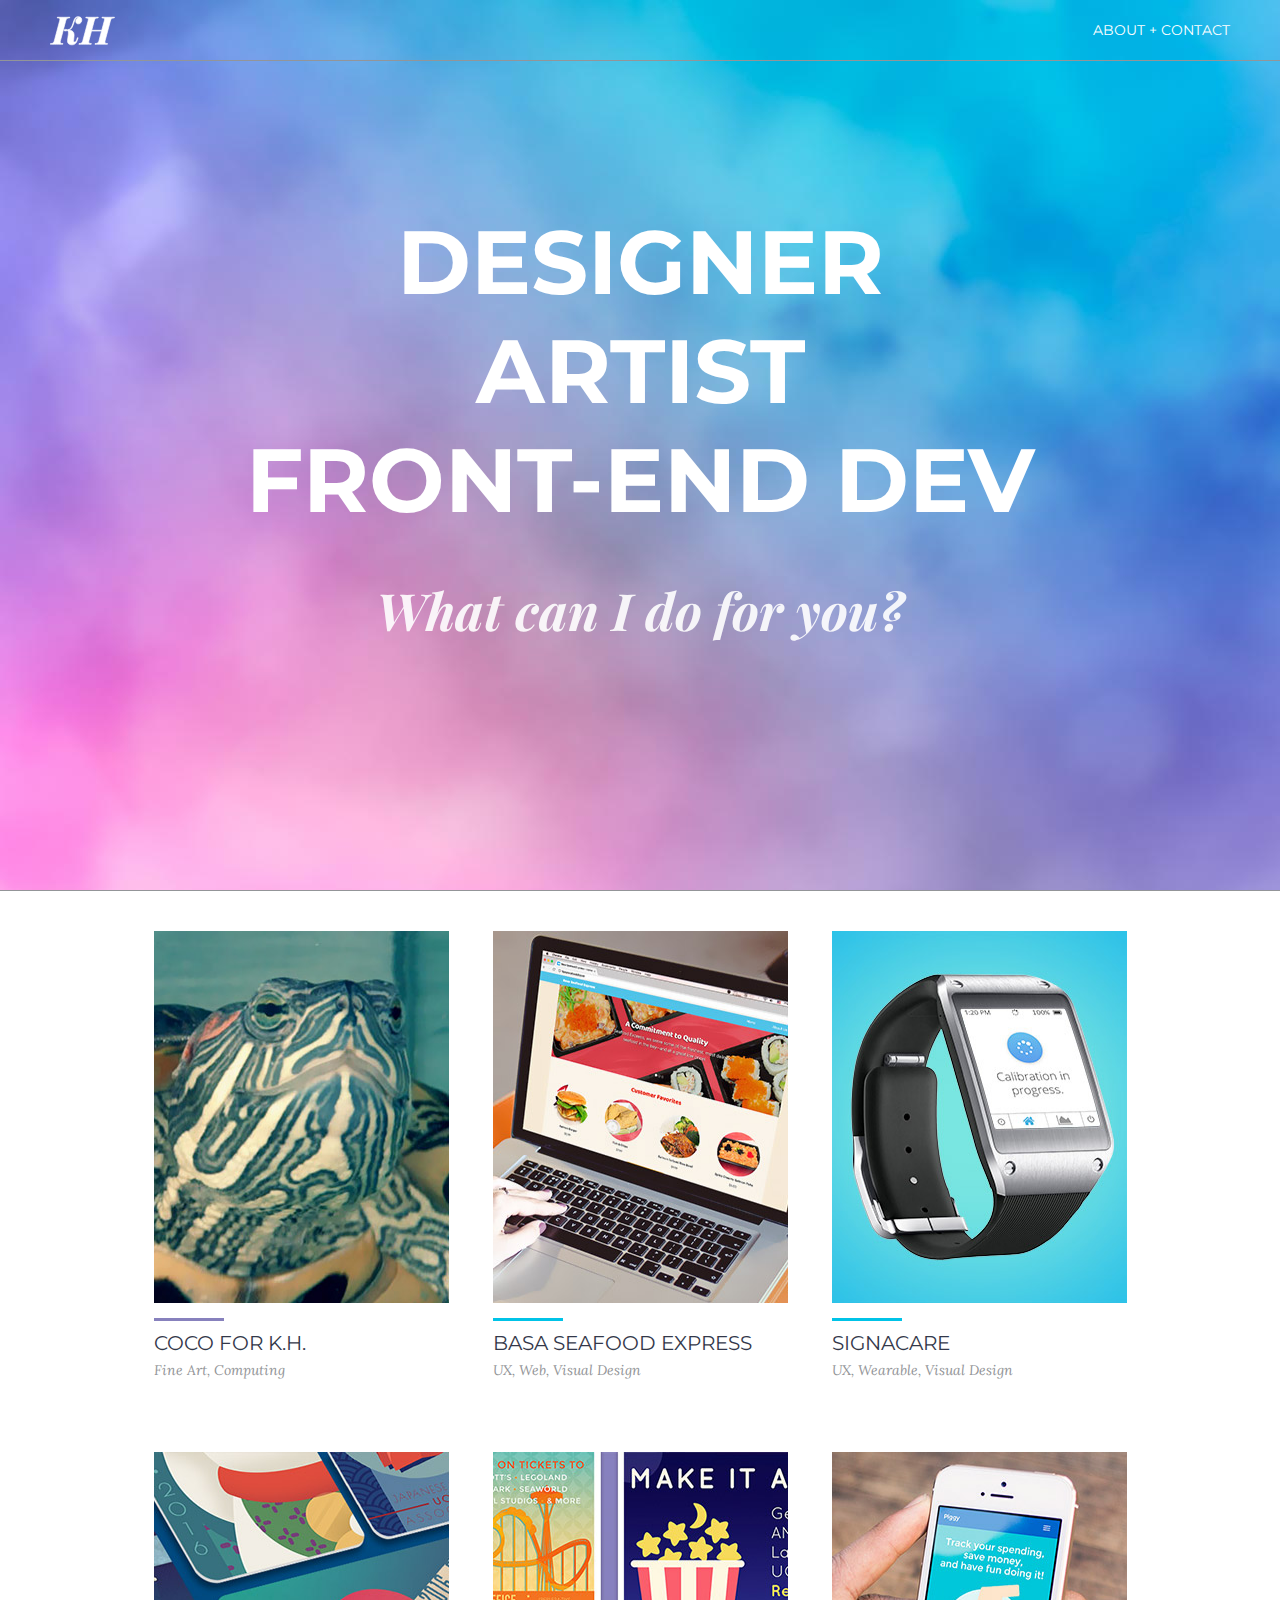
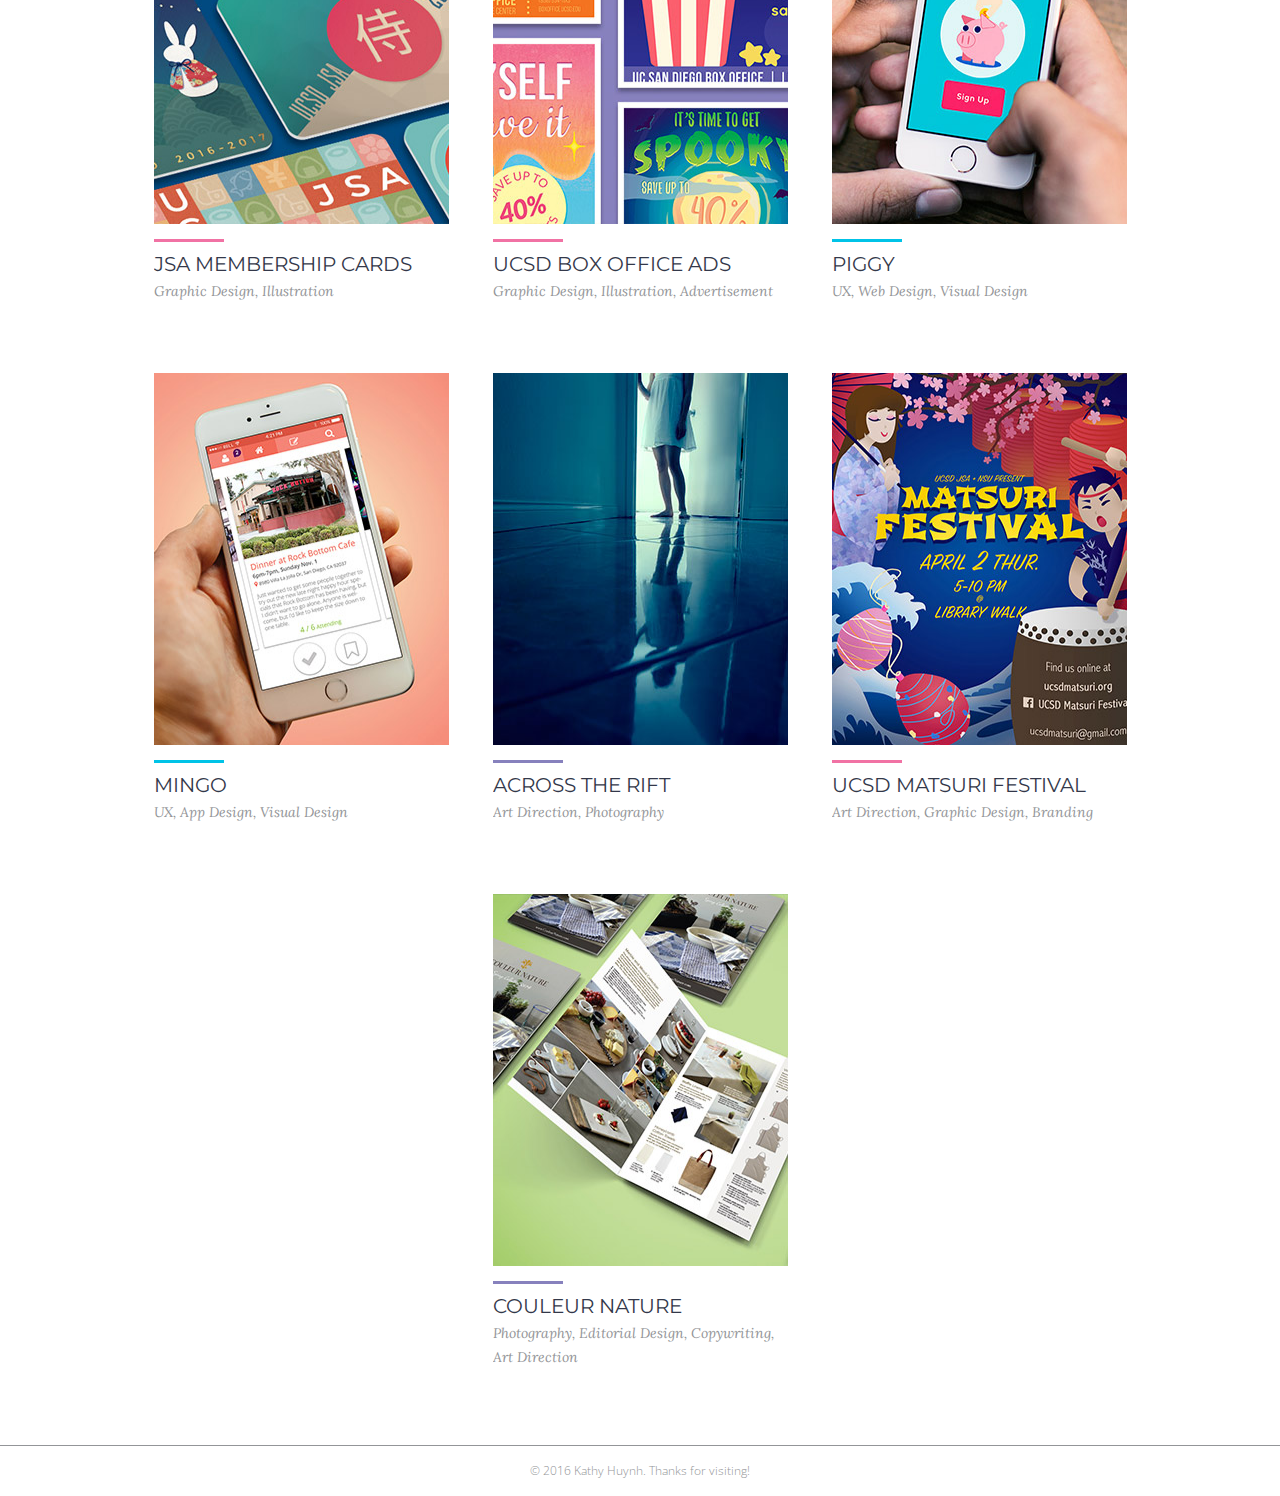
<file: index.html>
<!DOCTYPE html>
<html lang="en-US">
<head>
  <title>Kathy Huynh Design Portfolio</title>
  <meta charset="utf-8"/>
  <meta name="viewport" content="width=device-width, initial-scale=1">
  <link rel="icon" type="image/png" href="img/favicon.png">
  <link rel="stylesheet" type="text/css" href="hkathy.css">
  <link href="https://fonts.googleapis.com/css?family=Open+Sans:300|Lora:400i|Montserrat:400|Playfair+Display:700i" rel="stylesheet">
</head>
<body>
  <div class="hero" id="index">
    <nav>
      <a href="index.html"><div class="nav-section" id="nav-home">
        <img src="img/nav-icon-white.svg" alt="KH">
      </div></a>
      <!--<div class="nav-section" id ="nav-work">
        <a href="index.html">Work</a>
      </div>-->
      <div class="nav-section" id="nav-about-contact">
      <a href="../about-contact.html">About + Contact</a>
    </div>
    </nav>
    <div class="hero-content">
      <h1>Designer</h1>
      <h1>Artist</h1>
      <h1>Front-End Dev</h1>
      <h2>What can I do for you?</h2>
    </div>
  </div>
  <div id="work">
    <a href="project/coco-for-kh.html">
      <div class="project-card">
      <div class="project-image" id="img-coco">
        <div class="overlay">
          <p class="description">COCO for K.H. is an interspecies, collaborative art piece. I created an underwater digital drawing pad for my turtle and incorporated her drawings into a turtle-inspired coat. It is a prime example of the possibilities we can achieve when combining STEM and the arts.</p>
        </div>
      </div>
      <div class="divider-purple"></div>
      <h5 class="project-title">COCO for K.H.</h5>
      <p class="project-tag">Fine Art, Computing</p>
    </div>
  </a>

    <a href="project/basa-seafood-express.html">
      <div class="project-card">
      <div class="project-image" id="img-basa">
        <div class="overlay">
          <p class="description">Basa Seafood Express is a small seafood shop and restaurant in San Francisco. They wanted a strongly branded, personalized website to increase their web presence and attract more customers.</p>
        </div>
      </div>
      <div class="divider-blue"></div>
      <h5 class="project-title">Basa Seafood Express</h5>
      <p class="project-tag">UX, Web, Visual Design</p>
    </div>
  </a>

  <a href="project/signacare.html">
    <div class="project-card">
      <div class="project-image" id="img-signacare">
        <div class="overlay">
          <p class="description">The Signacare Medical System is a speculative technology designed to help patients recover from impaired stress response systems. These people may react to everyday situations as if they are highly stressful. The watch serves as a companion to a personalized microchip implanted at the base of the neck.</p>
        </div>
      </div>
      <div class="divider-blue"></div>
      <h5 class="project-title">Signacare</h5>
      <p class="project-tag">UX, Wearable, Visual Design</p>
    </div>
    </a>

    <a href="project/jsa-membership-cards.html">
    <div class="project-card">
      <div class="project-image" id="img-jsacard">
        <div class="overlay">
          <p class="description">I was invited by the UCSD Japanese Student Association to join their design competition for the yearly membership card and shirt. These items are symbols of loyalty and pride to the club, and identify the members on outings. I designed both the winning card and shirt.</p>
        </div>
      </div>
      <div class="divider-pink"></div>
      <h5 class="project-title">JSA Membership Cards</h5>
      <p class="project-tag">Graphic Design, Illustration</p>
    </div>
  </a>

  <a href="project/ucsd-box-office-ads.html">
    <div class="project-card">
      <div class="project-image" id="img-ucsdbox">
        <div class="overlay">
          <p class="description">I designed graphics to support promotions for the UC San Diego Box Office. The highlight of every quarter were the posters I created for our holiday and vacation deals. The posters successfully generated awareness and attracted new customers.</p>
        </div>
      </div>
      <div class="divider-pink"></div>
      <h5 class="project-title">UCSD Box Office Ads</h5>
      <p class="project-tag">Graphic Design, Illustration, Advertisement</p>
    </div>
  </a>

    <a href="project/piggy.html">
    <div class="project-card">
      <div class="project-image" id="img-piggy">
        <div class="overlay">
          <p class="description">Piggy is a web app designed to motivate users to save money and spend less with an individualized budget and gamified reward system. Our challenge was to motivate them to start, and to give them the drive to keep going. Basically, it's saving made easy and fun.</p>
        </div>
      </div>
      <div class="divider-blue"></div>
      <h5 class="project-title">Piggy</h5>
      <p class="project-tag">UX, Web Design, Visual Design</p>
    </div>
  </a>

  <a href="project/mingo.html">
    <div class="project-card">
      <div class="project-image" id="img-mingo">
        <div class="overlay">
          <p class="description">Mingo is a mobile matchmaking app designed to spark friendships by putting interests first. Rather than wading through dozens of profiles before finding someone compatible, Mingo streamlines the process with an event-based system.</p>
        </div>
      </div>
      <div class="divider-blue"></div>
      <h5 class="project-title">Mingo</h5>
      <p class="project-tag">UX, App Design, Visual Design</p>
    </div>
  </a>

  <a href="project/across-the-rift.html">
      <div class="project-card">
        <div class="project-image" id="img-rift">
          <div class="overlay">
            <p class="description">Across the Rift is a photo series created to capture the essence of a dream I had long ago. Dreamy settings are often imagined as warm and hazy, with strange objects in impossible settings. This series veers in the opposite direction: cold, elusive, yet vaguely familiar.</p>
          </div>
        </div>
        <div class="divider-purple"></div>
        <h5 class="project-title">Across the Rift</h5>
        <p class="project-tag">Art Direction, Photography</p>
      </div>
    </a>

<a href="project/ucsd-matsuri-festival.html">
    <div class="project-card">
      <div class="project-image" id="img-matsuri">
        <div class="overlay">
          <p class="description">Every year, the Japanese Student Association and Nikkei Student Union at UCSD celebrate Japanese culture through a large festival. I won the design contest for the festival poster, and designed many other promotional materials as well.</p>
        </div>
      </div>
      <div class="divider-pink"></div>
      <h5 class="project-title">UCSD Matsuri Festival</h5>
      <p class="project-tag">Art Direction, Graphic Design, Branding</p>
    </div>
  </a>

    <a href="project/couleur-nature.html">
    <div class="project-card">
      <div class="project-image" id="img-cn">
        <div class="overlay">
          <p class="description">Couleur Nature is a distributor and retailer of French-inspired table linens and home accessories. While each scene was assembled to reflect the theme and colors of the main product, the overall aesthetic for all product shoots remained consistent: casual, yet refined; glamorous and vibrant.</p>
        </div>
      </div>
      <div class="divider-purple"></div>
      <h5 class="project-title">Couleur Nature</h5>
      <p class="project-tag">Photography, Editorial Design, Copywriting, Art Direction</p>
    </div>
  </div>
</a>

  <footer style="margin-top: 50px">&copy; 2016 Kathy Huynh. Thanks for visiting!</footer>

</body>

</html>
</file>
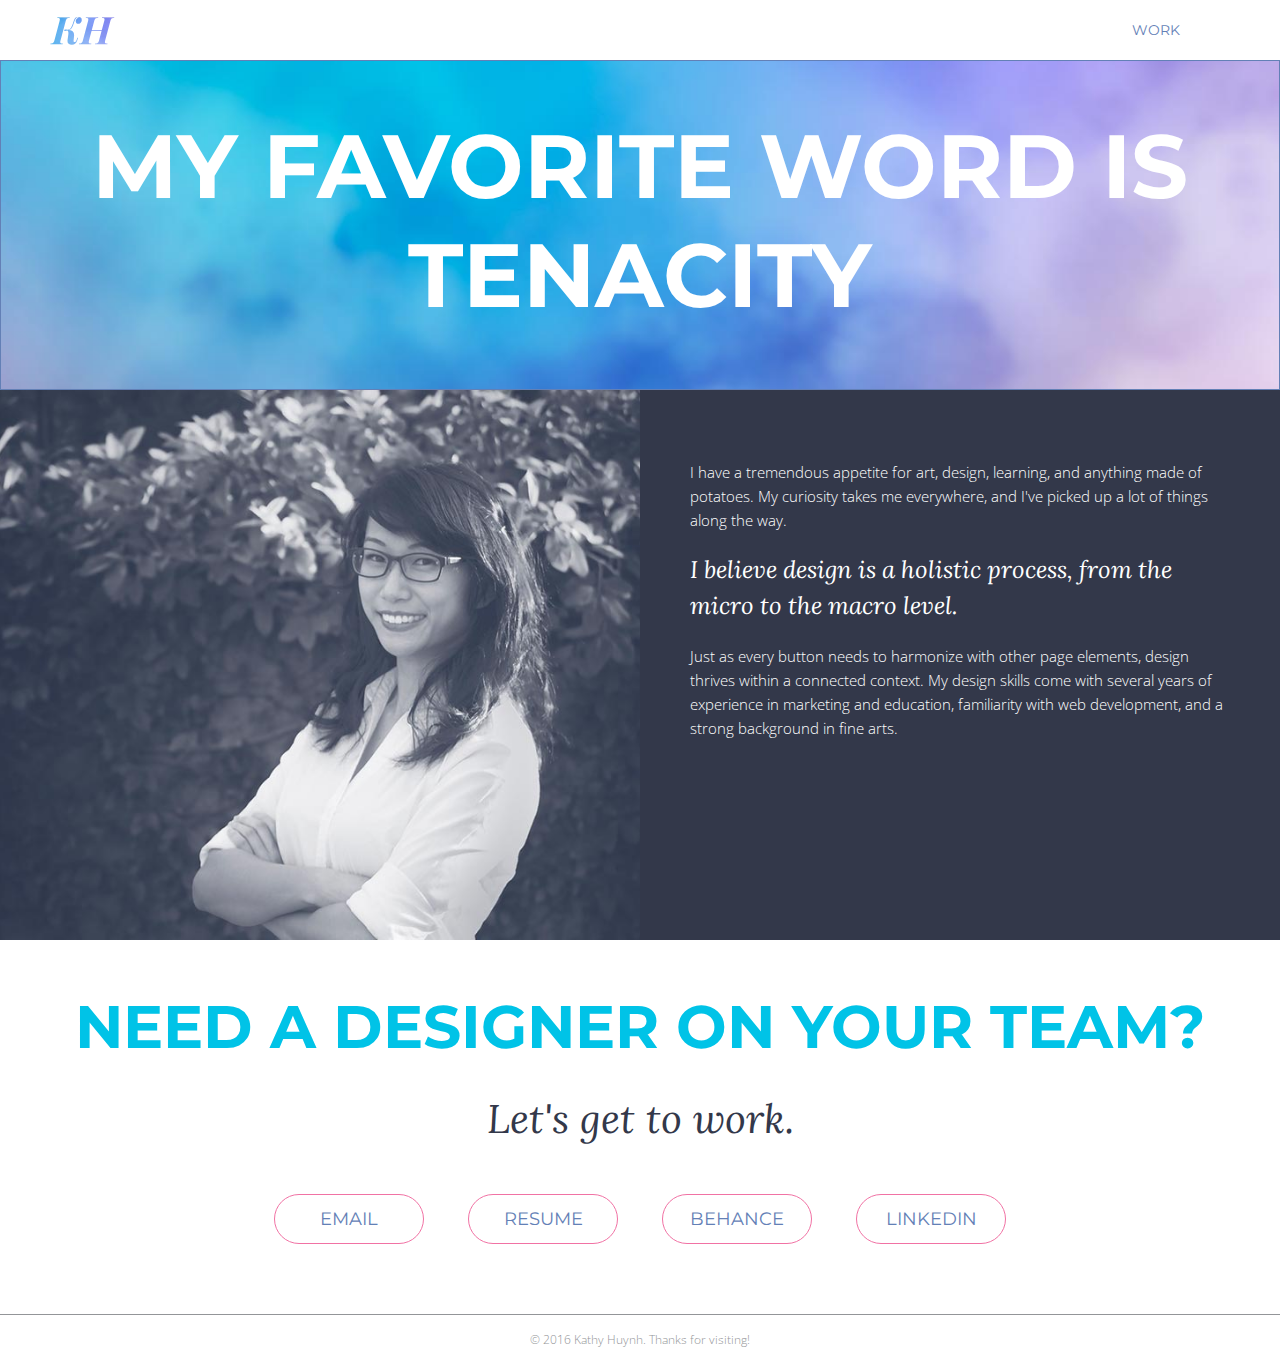
<file: about-contact.html>
<!DOCTYPE html>
<html lang="en-US">
<head>
  <title>Kathy Huynh Design Portfolio</title>
  <meta charset="utf-8"/>
  <meta name="viewport" content="width=device-width, initial-scale=1">
  <link rel="icon" type="image/png" href="img/favicon.png">
  <link rel="stylesheet" type="text/css" href="hkathy.css">
  <link href="https://fonts.googleapis.com/css?family=Open+Sans:300|Lora:400i|Montserrat:400|Playfair+Display:700i" rel="stylesheet">
</head>
<body>
  <nav class="no-border">
    <a href="index.html"><div class="nav-section" id="nav-home">
      <img src="img/nav-icon.svg" alt="KH">
    </div></a>
    <div class="nav-section" id ="nav-work">
      <a href="index.html">Work</a>
    </div>
    <!--<div class="nav-section" id="nav-about-contact">
      <a href="about-contact.html">About + Contact</a>
    </div>-->
  </nav>
  <div class="hero" id="about">
    <h1>My favorite word is tenacity</h1>
  </div>
  <div class="bio">
    <div class="col" id="profile-pic"></div>
    <div class="col">
      <p>I have a tremendous appetite for art, design, learning, and anything made of potatoes. My curiosity takes me everywhere, and I've picked up a lot of things along the way.</p>
      <p class="bio-highlight">I believe design is a holistic process, from the micro to the macro level.</p>
      <p>Just as every button needs to harmonize with other page elements, design thrives within a connected context. My design skills come with several years of experience in marketing and education, familiarity with web development, and a strong background in fine arts.</p>
    </div>
  </div>
  <div class="contact">
    <h2>Need a designer on your team?</h2>
    <h3>Let's get to work.</h3>
    <a href="mailto:thekathyhuynh@gmail.com"><button class="btn-contact">Email</button></a>
    <a href="https://drive.google.com/file/d/1gEXOr9mNb92xEZ1bhscaVcDwSuq8Tvnk"><button class="btn-contact">Resume</button></a>
    <a href="https://www.behance.net/hkathy"><button class="btn-contact">Behance</button></a>
    <a href="https://www.linkedin.com/in/huynhkathy"><button class="btn-contact">Linkedin</button></a>
  </div>
  <footer style="margin-top: 50px">&copy; 2016 Kathy Huynh. Thanks for visiting!</footer>
</body>

</html>
</file>
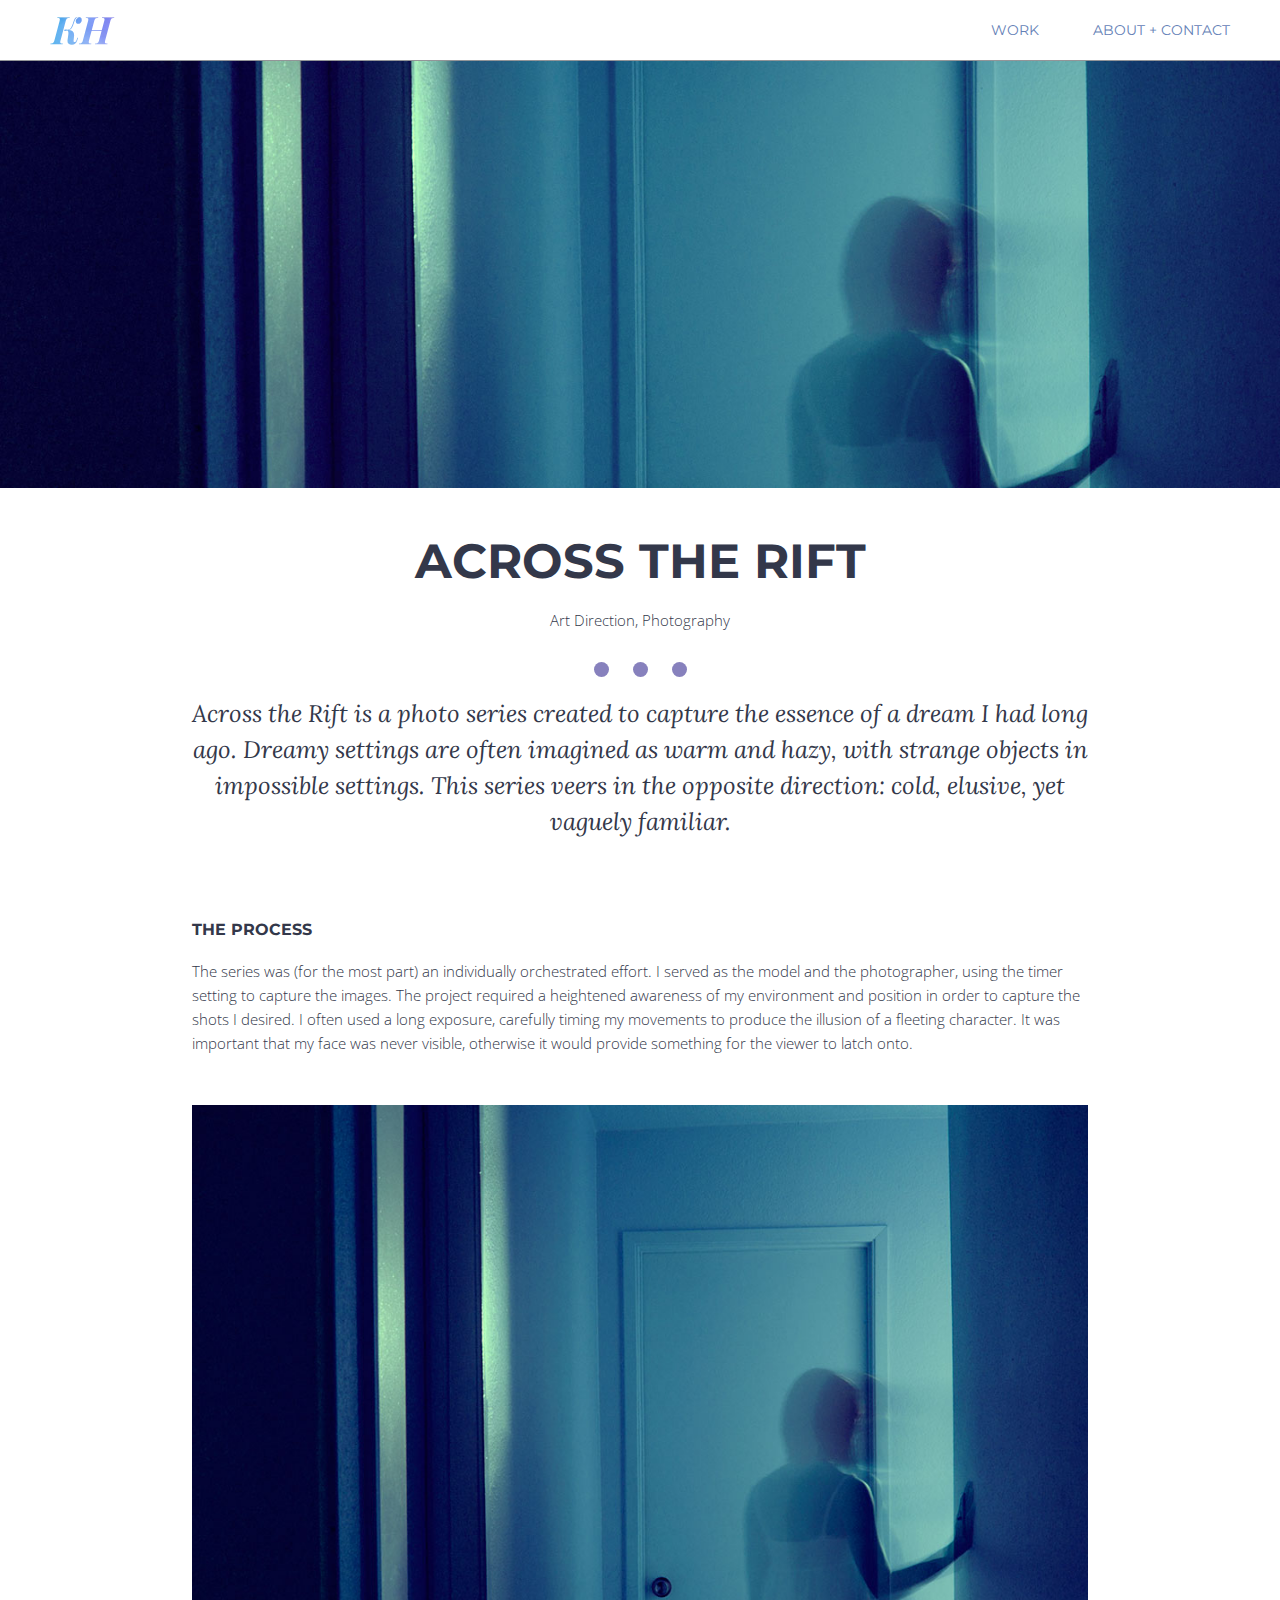
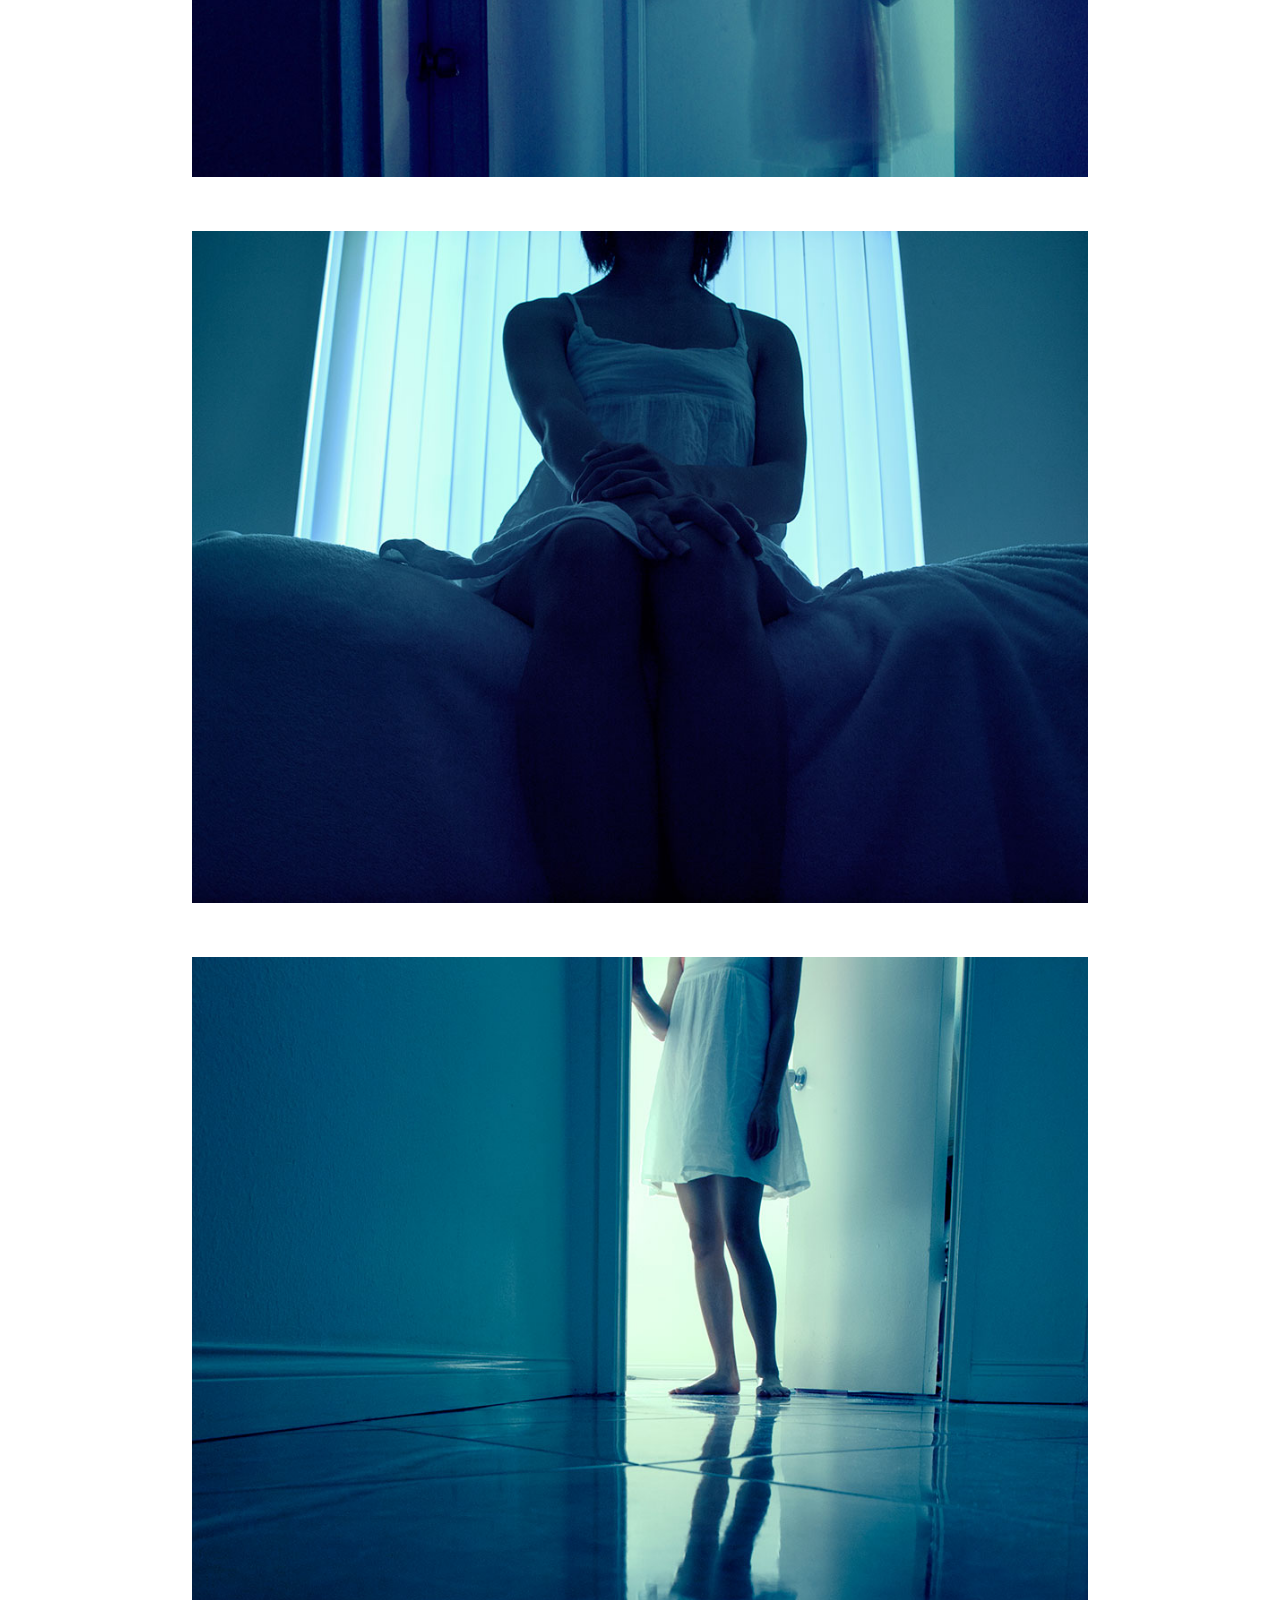
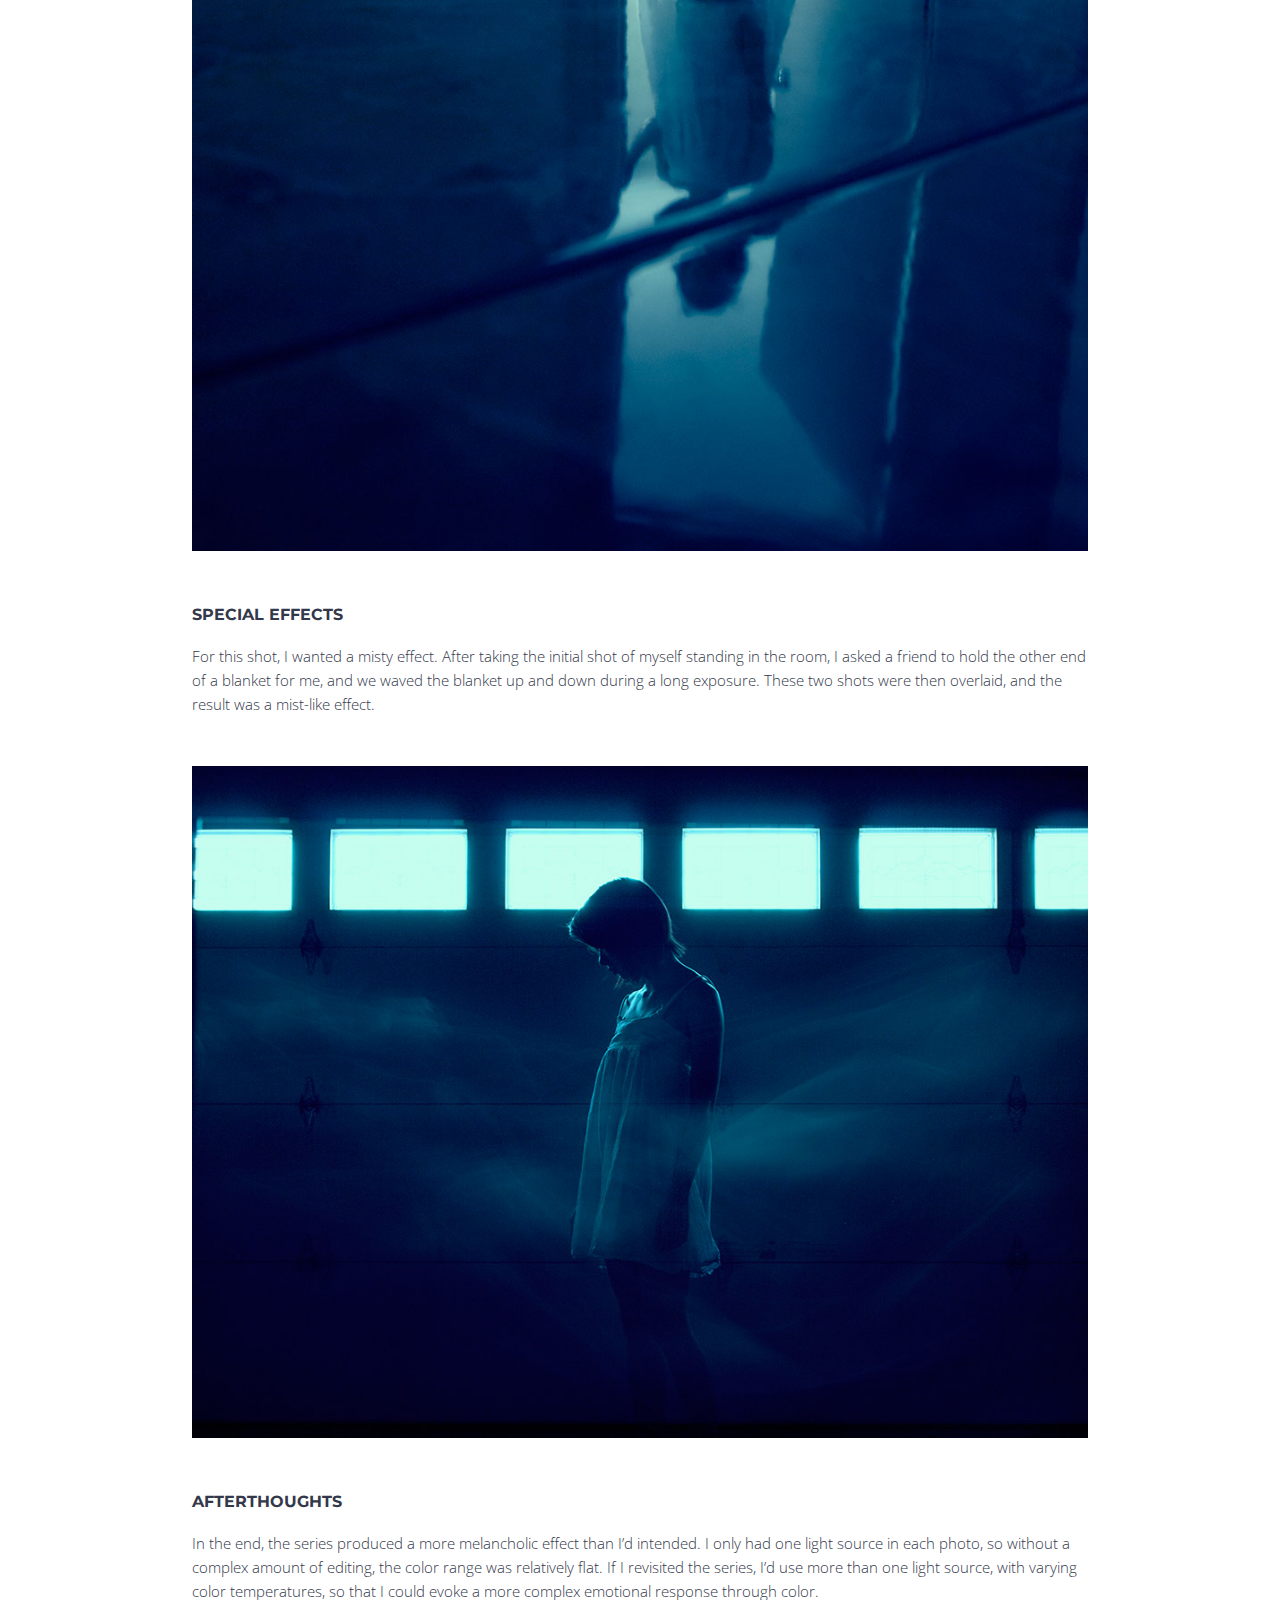
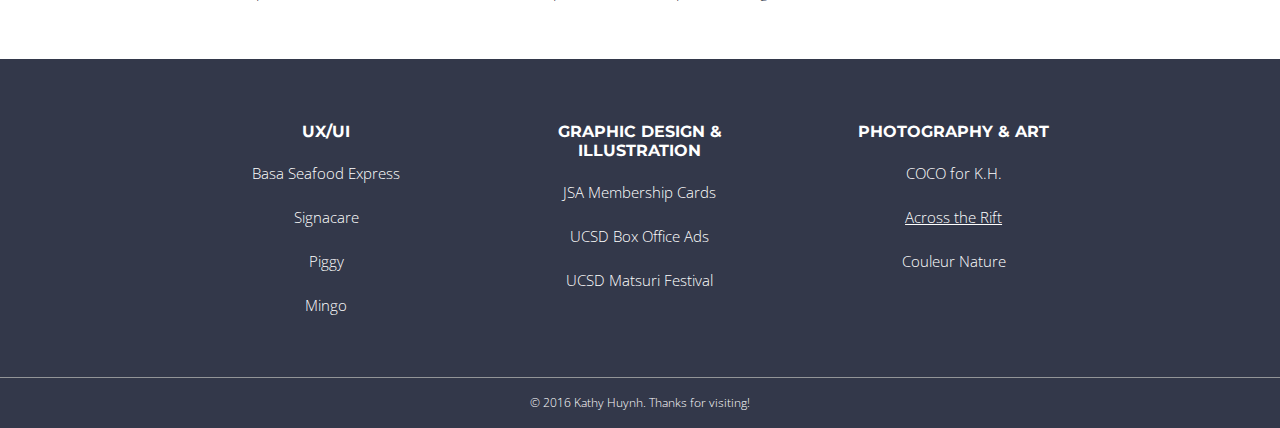
<file: project/across-the-rift.html>
<!DOCTYPE html>
<html lang="en-US">
<head>
  <title>Kathy Huynh Design Portfolio</title>
  <meta charset="utf-8"/>
  <meta name="viewport" content="width=device-width, initial-scale=1">
  <link rel="icon" type="image/png" href="../img/favicon.png">
  <link rel="stylesheet" type="text/css" href="../hkathy.css">
  <link href="https://fonts.googleapis.com/css?family=Open+Sans:300,300i|Lora:400i|Montserrat:400" rel="stylesheet">
</head>
<body>
  <nav>
    <a href="../index.html"><div class="nav-section" id="nav-home">
      <img src="../img/nav-icon.svg" alt="KH">
    </div></a>
    <div class="nav-section" id ="nav-work">
      <a href="../index.html">Work</a>
    </div>
    <div class="nav-section" id="nav-about-contact">
      <a href="../about-contact.html">About + Contact</a>
    </div>
  </nav>
  <div class="banner-image">
    <img src="../img/rift/banner.jpg" alt="Rift banner image">
  </div>
  <div class="padding-standard">
    <div class="project-intro">
      <h3>Across the Rift</h3>
      <p>Art Direction, Photography</p>
      <div class="type-purple"></div>
      <div class="type-purple"></div>
      <div class="type-purple"></div>
      <h4>Across the Rift is a photo series created to capture the essence of a dream I had long ago. Dreamy settings are often imagined as warm and hazy, with strange objects in impossible settings. This series veers in the opposite direction: cold, elusive, yet vaguely familiar.</h4>
    </div>

    <h2>The Process</h2>
    <p>The series was (for the most part) an individually orchestrated effort. I served as the model and the photographer, using the timer setting to capture the images. The project required a heightened awareness of my environment and position in order to capture the shots I desired. I often used a long exposure, carefully timing my movements to produce the illusion of a fleeting character. It was important that my face was never visible, otherwise it would provide something for the viewer to latch onto.</p>

    <div class="img-fit">
      <img src="../img/rift/across-the-rift-2.jpg">
    </div>
    <div class="img-fit">
      <img src="../img/rift/across-the-rift-3.jpg">
    </div>
    <div class="img-fit">
      <img src="../img/rift/across-the-rift-4.jpg">
    </div>

    <h2>Special Effects</h2>
    <p>For this shot, I wanted a misty effect. After taking the initial shot of myself standing in the room, I asked a friend to hold the other end of a blanket for me, and we waved the blanket up and down during a long exposure. These two shots were then overlaid, and the result was a mist-like effect.</p>

    <div class="img-fit">
      <img src="../img/rift/across-the-rift-5.jpg">
    </div>

    <h2>Afterthoughts</h2>
    <p>In the end, the series produced a more melancholic effect than I’d intended. I only had one light source in each photo, so without a complex amount of editing, the color range was relatively flat. If I revisited the series, I’d use more than one light source, with varying color temperatures, so that I could evoke a more complex emotional response through color.</p>

    <br><br>
  </div>

  <div class="project-index">
    <div class="padding-standard">
      <div class="row-3">
        <div class="col-3">
          <h2>UX/UI</h2>
          <a href="basa-seafood-express.html"><p>Basa Seafood Express</p></a>
          <a href="signacare.html"><p>Signacare</p></a>
          <a href="piggy.html"><p>Piggy</p></a>
          <a href="mingo.html"><p>Mingo</p></a>
        </div>
        <div class="col-3">
          <h2>Graphic Design &amp; Illustration</h2>
          <a href="jsa-membership-cards.html"><p>JSA Membership Cards</p></a>
          <a href="ucsd-box-office-ads.html"><p>UCSD Box Office Ads</p></a>
          <a href="ucsd-matsuri-festival.html"><p>UCSD Matsuri Festival</p></a>
        </div>
        <div class="col-3">
          <h2>Photography &amp; Art</h2>
          <a href="coco-for-kh.html"><p>COCO for K.H.</p></a>
          <a href="across-the-rift.html"><p class="current-project">Across the Rift</p></a>
          <a href="couleur-nature.html"><p>Couleur Nature</p></a>
        </div>
      </div>
    </div>
  </div>

  <footer class="project-footer">&copy; 2016 Kathy Huynh. Thanks for visiting!</footer>
</body>

</html>
</file>
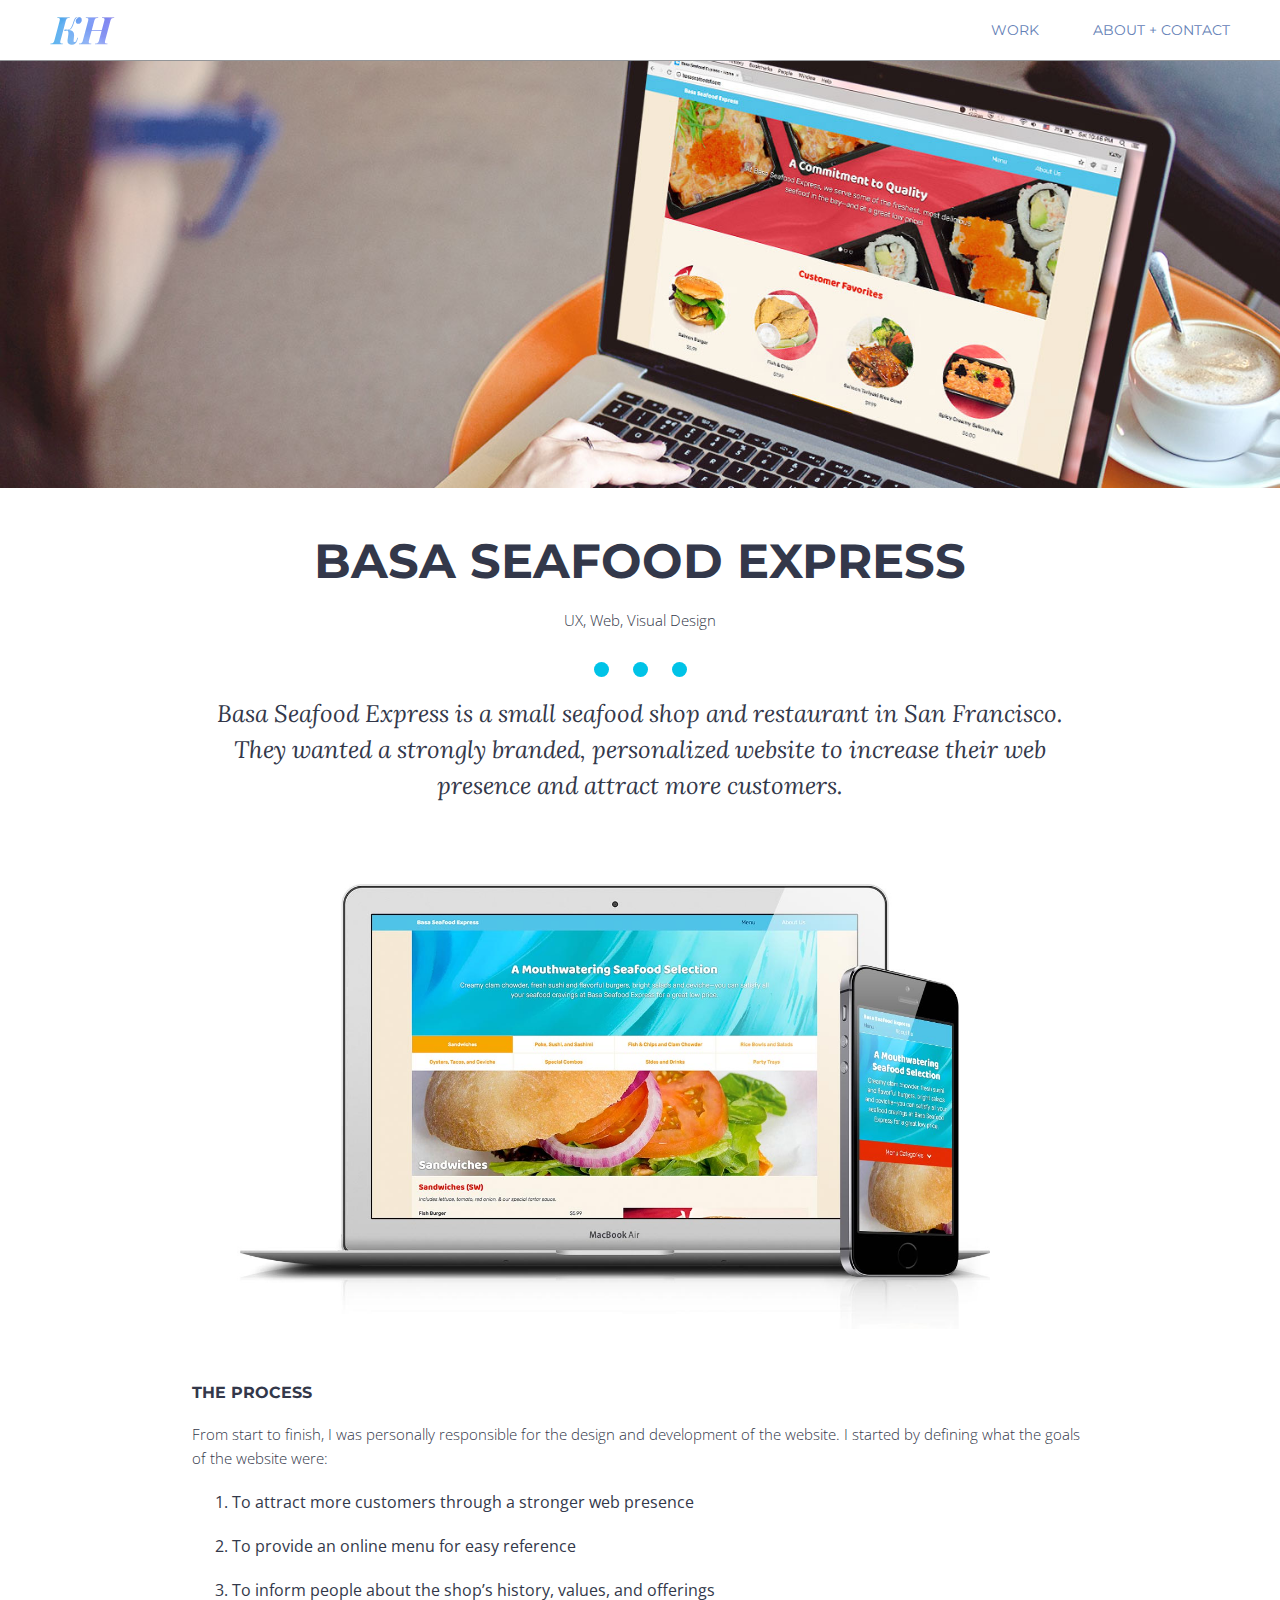
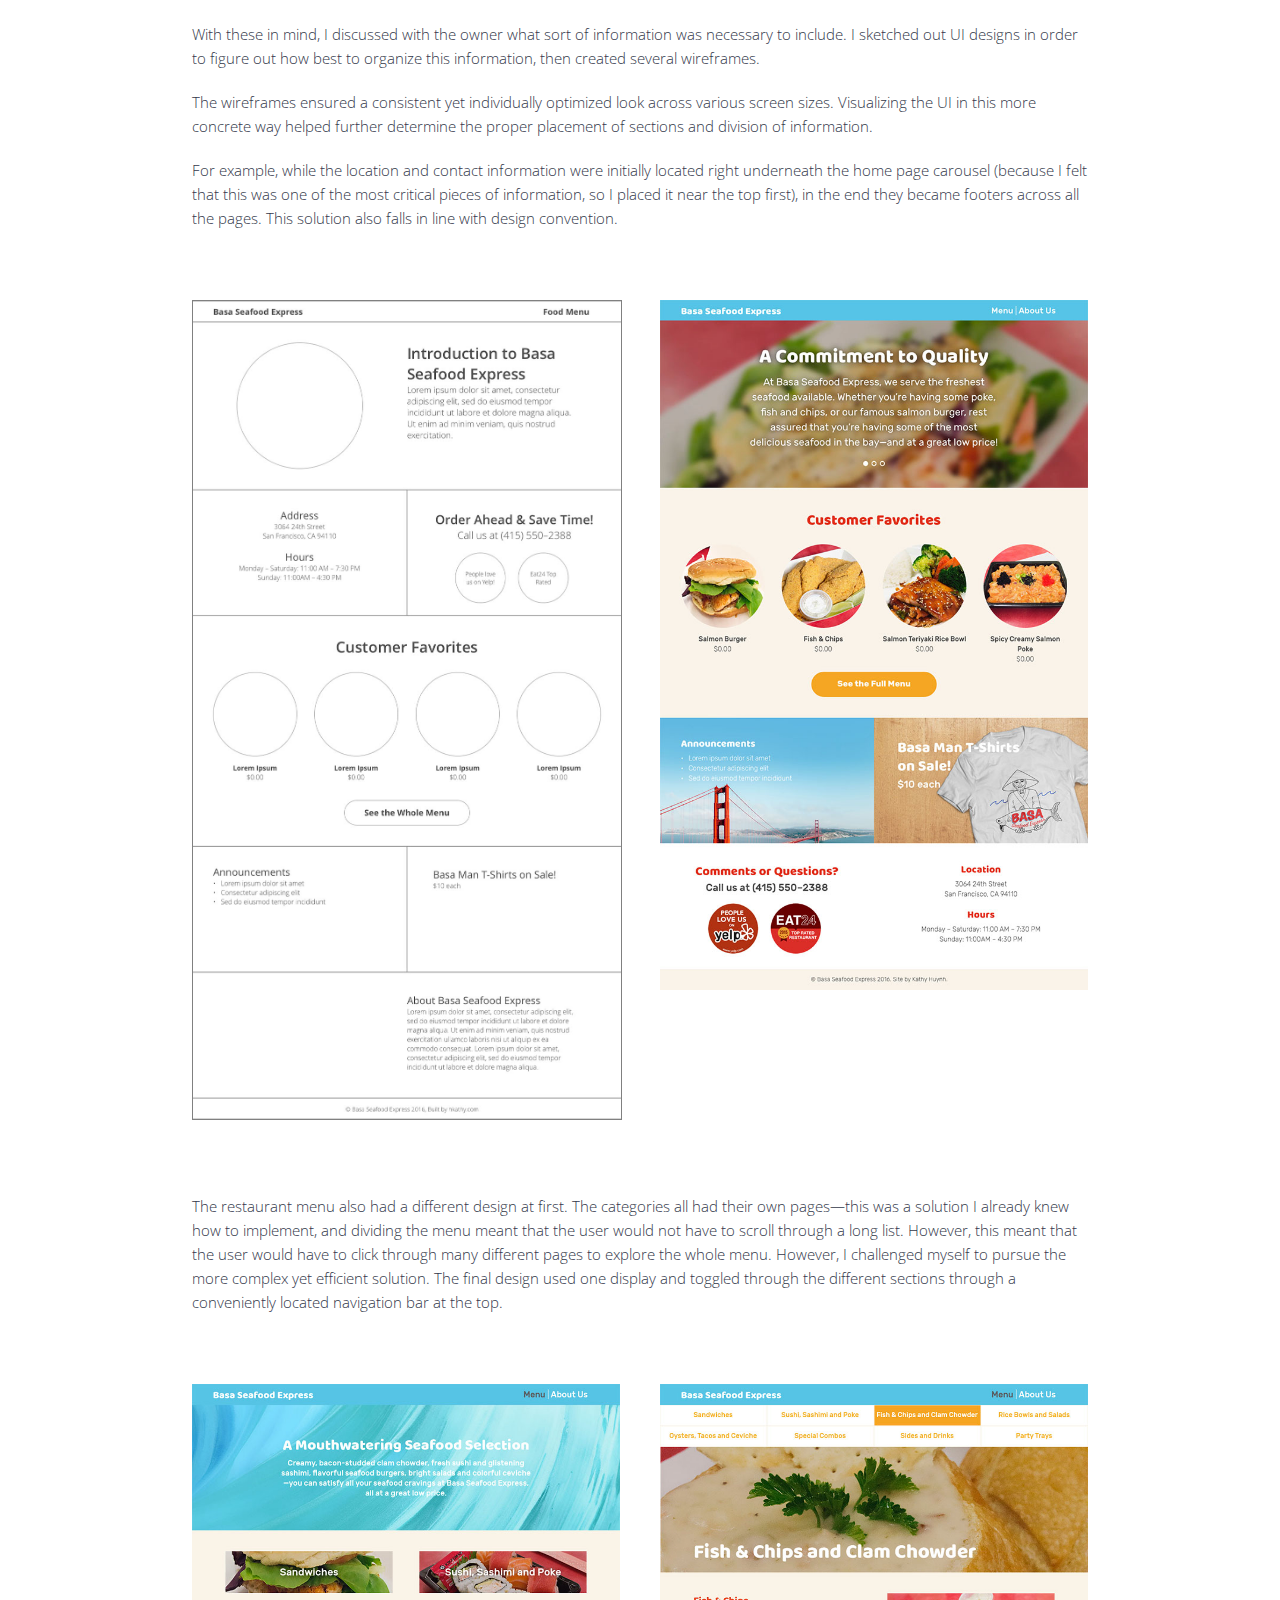
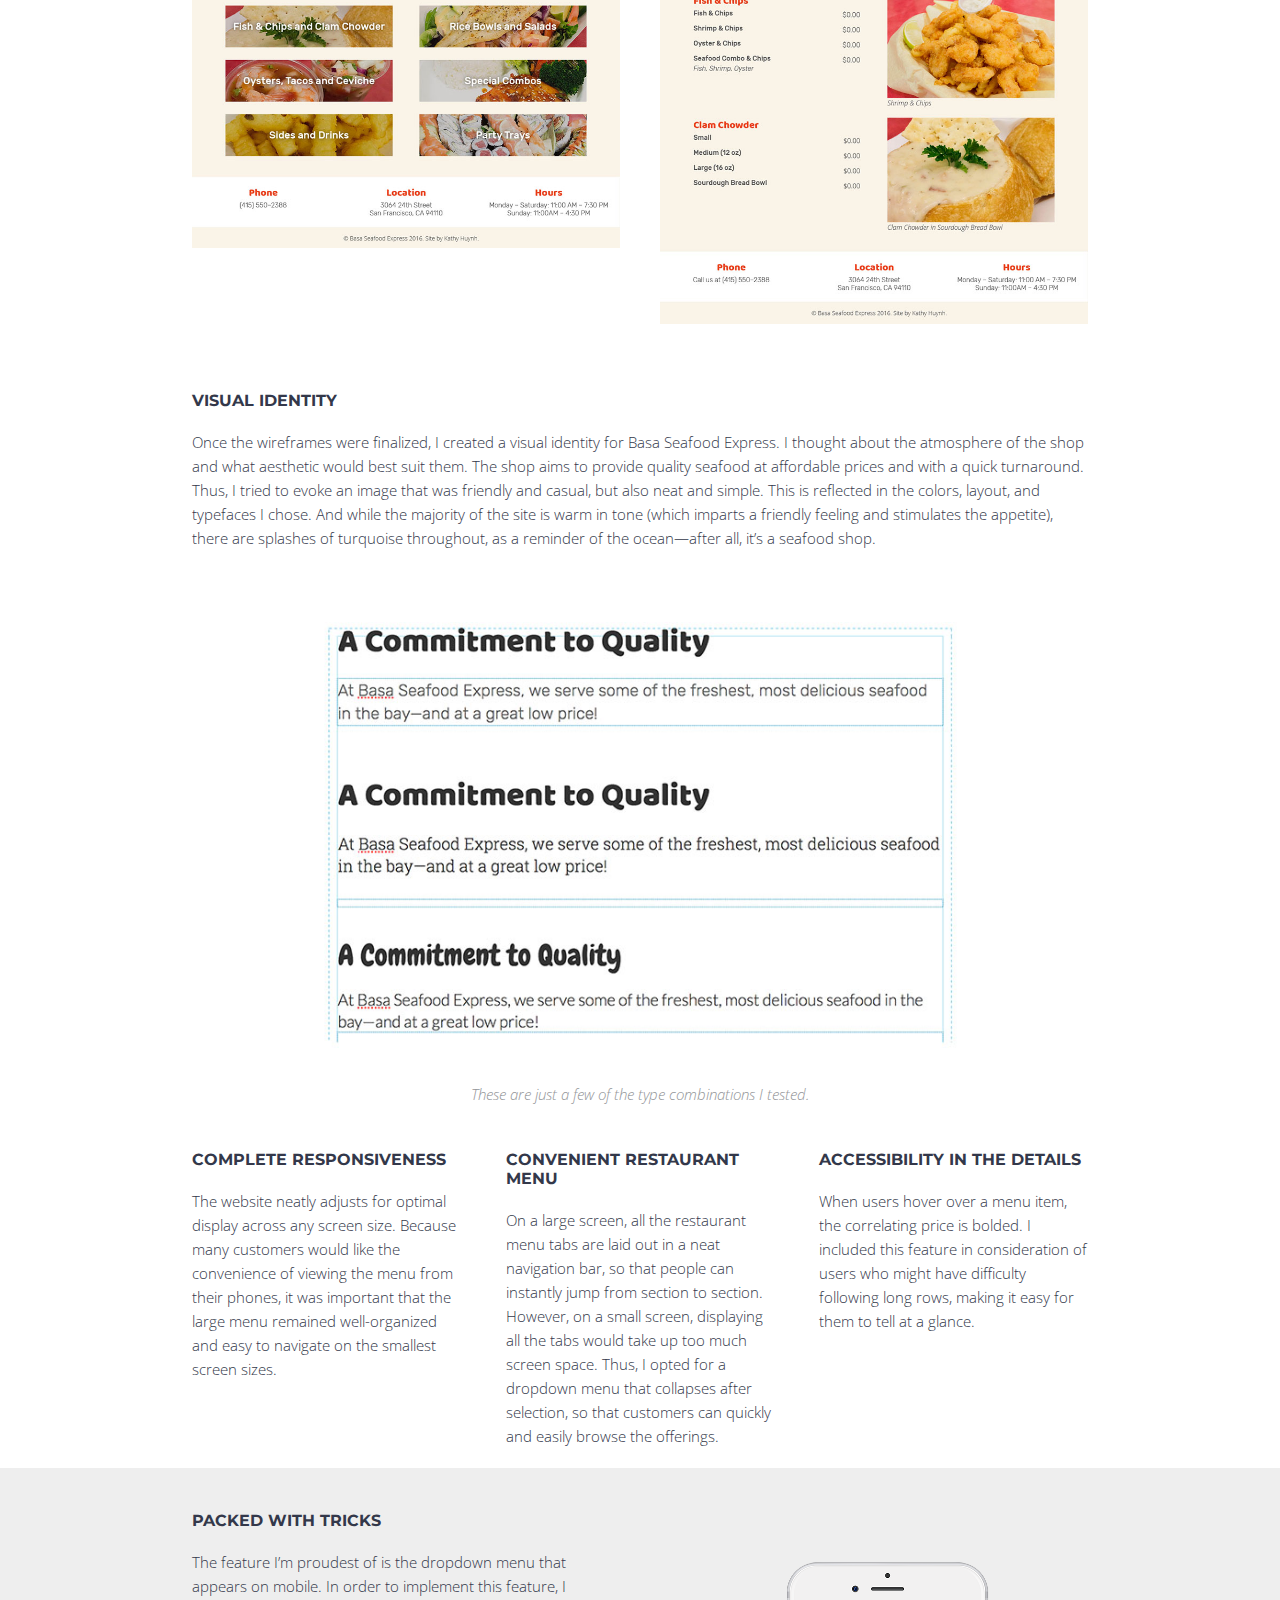
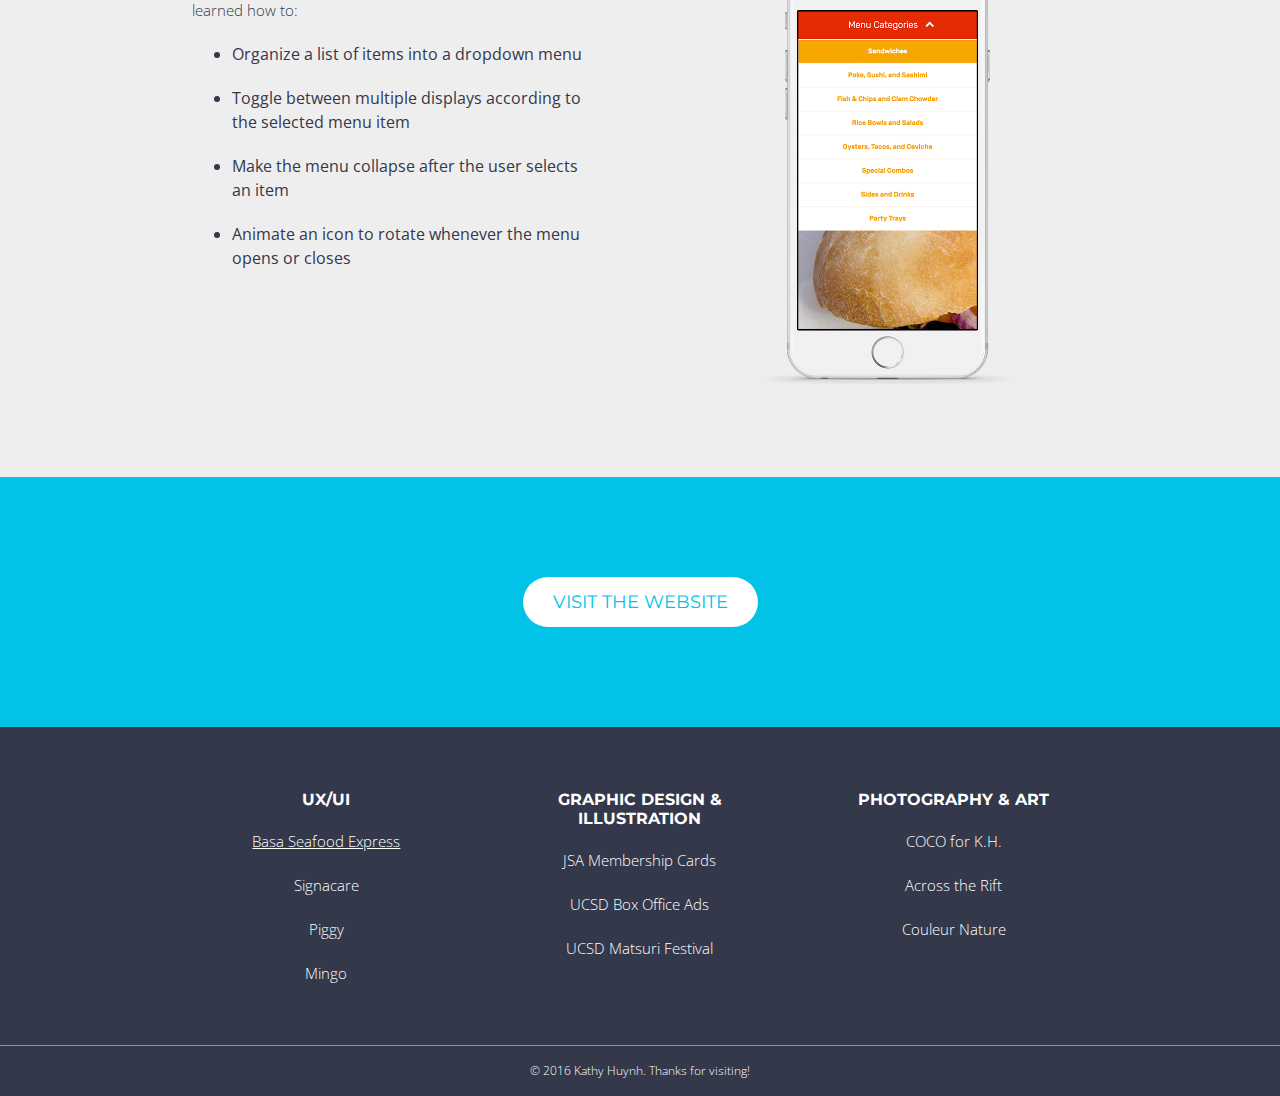
<file: project/basa-seafood-express.html>
<!DOCTYPE html>
<html lang="en-US">
<head>
  <title>Kathy Huynh Design Portfolio</title>
  <meta charset="utf-8"/>
  <meta name="viewport" content="width=device-width, initial-scale=1">
  <link rel="icon" type="image/png" href="../img/favicon.png">
  <link rel="stylesheet" type="text/css" href="../hkathy.css">
  <link href="https://fonts.googleapis.com/css?family=Open+Sans:300,300i|Lora:400i|Montserrat:400" rel="stylesheet">
</head>
<body>
  <nav>
    <a href="../index.html"><div class="nav-section" id="nav-home">
      <img src="../img/nav-icon.svg" alt="KH">
    </div></a>
    <div class="nav-section" id ="nav-work">
      <a href="../index.html">Work</a>
    </div>
    <div class="nav-section" id="nav-about-contact">
      <a href="../about-contact.html">About + Contact</a>
    </div>
  </nav>
  <div class="banner-image">
    <img src="../img/basa/banner.jpg" alt="Basa Seafood Express banner image">
  </div>
  <div class="padding-standard">
    <div class="project-intro">
      <h3>Basa Seafood Express</h3>
      <p>UX, Web, Visual Design</p>
      <div class="type-blue"></div>
      <div class="type-blue"></div>
      <div class="type-blue"></div>
      <h4>Basa Seafood Express is a small seafood shop and restaurant in San Francisco. They wanted a strongly branded, personalized website to increase their web presence and attract more customers.</h4>
    </div>
    <div class="img-fit">
      <img src="../img/basa/basa-responsive-mockup.jpg">
    </div>
    <h2>The Process</h2>
    <p>From start to finish, I was personally responsible for the design and development of the website. I started by defining what the goals of the website were:</p>
    <ol>
      <li>To attract more customers through a stronger web presence</li>
      <li>To provide an online menu for easy reference</li>
      <li>To inform people about the shop’s history, values, and offerings</li>
    </ol>
    <p>With these in mind, I discussed with the owner what sort of information was necessary to include. I sketched out UI designs in order to figure out how best to organize this information, then created several wireframes.</p>
    <p>The wireframes ensured a consistent yet individually optimized look across various screen sizes. Visualizing the UI in this more concrete way helped further determine the proper placement of sections and division of information.</p>
    <p>For example, while the location and contact information were initially located right underneath the home page carousel (because I felt that this was one of the most critical pieces of information, so I placed it near the top first), in the end they became footers across all the pages. This solution also falls in line with design convention.</p>
    <div class="row-equal">
      <div class="col img-fit" style="margin-right:20px">
        <img src="../img/basa/home-prototype-1.jpg" style="border: 0.5px solid gray">
      </div>
      <div class="col img-fit" style="margin-left:20px">
        <img src="../img/basa/home-prototype-2.jpg">
      </div>
    </div>
    <p>The restaurant menu also had a different design at first. The categories all had their own pages—this was a solution I already knew how to implement, and dividing the menu meant that the user would not have to scroll through a long list. However, this meant that the user would have to click through many different pages to explore the whole menu. However, I challenged myself to pursue the more complex yet efficient solution. The final design used one display and toggled through the different sections through a conveniently located navigation bar at the top.</p>
    <div class="row-equal">
      <div class="col img-fit" style="margin-right:20px">
        <img src="../img/basa/menu-prototype-1.jpg">
      </div>
      <div class="col img-fit" style="margin-left:20px">
        <img src="../img/basa/menu-prototype-2.jpg">
      </div>
    </div>
    <h2>Visual Identity</h2>
    <p>Once the wireframes were finalized, I created a visual identity for Basa Seafood Express. I thought about the atmosphere of the shop and what aesthetic would best suit them. The shop aims to provide quality seafood at affordable prices and with a quick turnaround. Thus, I tried to evoke an image that was friendly and casual, but also neat and simple. This is reflected in the colors, layout, and typefaces I chose. And while the majority of the site is warm in tone (which imparts a friendly feeling and stimulates the appetite), there are splashes of turquoise throughout, as a reminder of the ocean—after all, it’s a seafood shop.</p>
    <div class="img-fit">
      <img src="../img/basa/type-test.jpg">
    </div>
    <p class="caption">These are just a few of the type combinations I tested.</p>
    <div class="row-3">
      <div class="col-3">
        <h2>Complete Responsiveness</h2>
        <p>The website neatly adjusts for optimal display across any screen size. Because many customers would like the convenience of viewing the menu from their phones, it was important that the large menu remained well-organized and easy to navigate on the smallest screen sizes.</p>
      </div>
      <div class="col-3">
        <h2>Convenient Restaurant Menu</h2>
        <p>On a large screen, all the restaurant menu tabs are laid out in a neat navigation bar, so that people can instantly jump from section to section. However, on a small screen, displaying all the tabs would take up too much screen space. Thus, I opted for a dropdown menu that collapses after selection, so that customers can quickly and easily browse the offerings.</p>
      </div>
      <div class="col-3">
        <h2>Accessibility in the Details</h2>
        <p>When users hover over a menu item, the correlating price is bolded. I included this feature in consideration of users who might have difficulty following long rows, making it easy for them to tell at a glance.</p>
      </div>
    </div>
  </div>

  <div class="padding-standard highlight">
    <div class="row-2">
      <div class="col-2">
        <h2>Packed with Tricks</h2>
        <p>The feature I’m proudest of is the dropdown menu that appears on mobile. In order to implement this feature, I learned how to: </p>
        <ul>
          <li>Organize a list of items into a dropdown menu</li>
          <li>Toggle between multiple displays according to the selected menu item</li>
          <li>Make the menu collapse after the user selects an item</li>
          <li>Animate an icon to rotate whenever the menu opens or closes</li>
        </ul>
      </div>
      <div class="col-2">
        <div class="img-fit">
          <img src="../img/basa/basa-menu-mobile.png">
        </div>
      </div>
    </div>
  </div>

  <div class="highlight-link">
    <a href="http://basaseafoodsf.com/"><button>Visit the website</button></a>
  </div>

  <div class="project-index">
    <div class="padding-standard">
      <div class="row-3">
        <div class="col-3">
          <h2>UX/UI</h2>
          <a href="basa-seafood-express.html"><p class="current-project">Basa Seafood Express</p></a>
          <a href="signacare.html"><p>Signacare</p></a>
          <a href="piggy.html"><p>Piggy</p></a>
          <a href="mingo.html"><p>Mingo</p></a>
        </div>
        <div class="col-3">
          <h2>Graphic Design &amp; Illustration</h2>
          <a href="jsa-membership-cards.html"><p>JSA Membership Cards</p></a>
          <a href="ucsd-box-office-ads.html"><p>UCSD Box Office Ads</p></a>
          <a href="ucsd-matsuri-festival.html"><p>UCSD Matsuri Festival</p></a>
        </div>
        <div class="col-3">
          <h2>Photography &amp; Art</h2>
          <a href="coco-for-kh.html"><p>COCO for K.H.</p></a>
          <a href="across-the-rift.html"><p>Across the Rift</p></a>
          <a href="couleur-nature.html"><p>Couleur Nature</p></a>
        </div>
      </div>
    </div>
  </div>

  <footer class="project-footer">&copy; 2016 Kathy Huynh. Thanks for visiting!</footer>
</body>

</html>
</file>
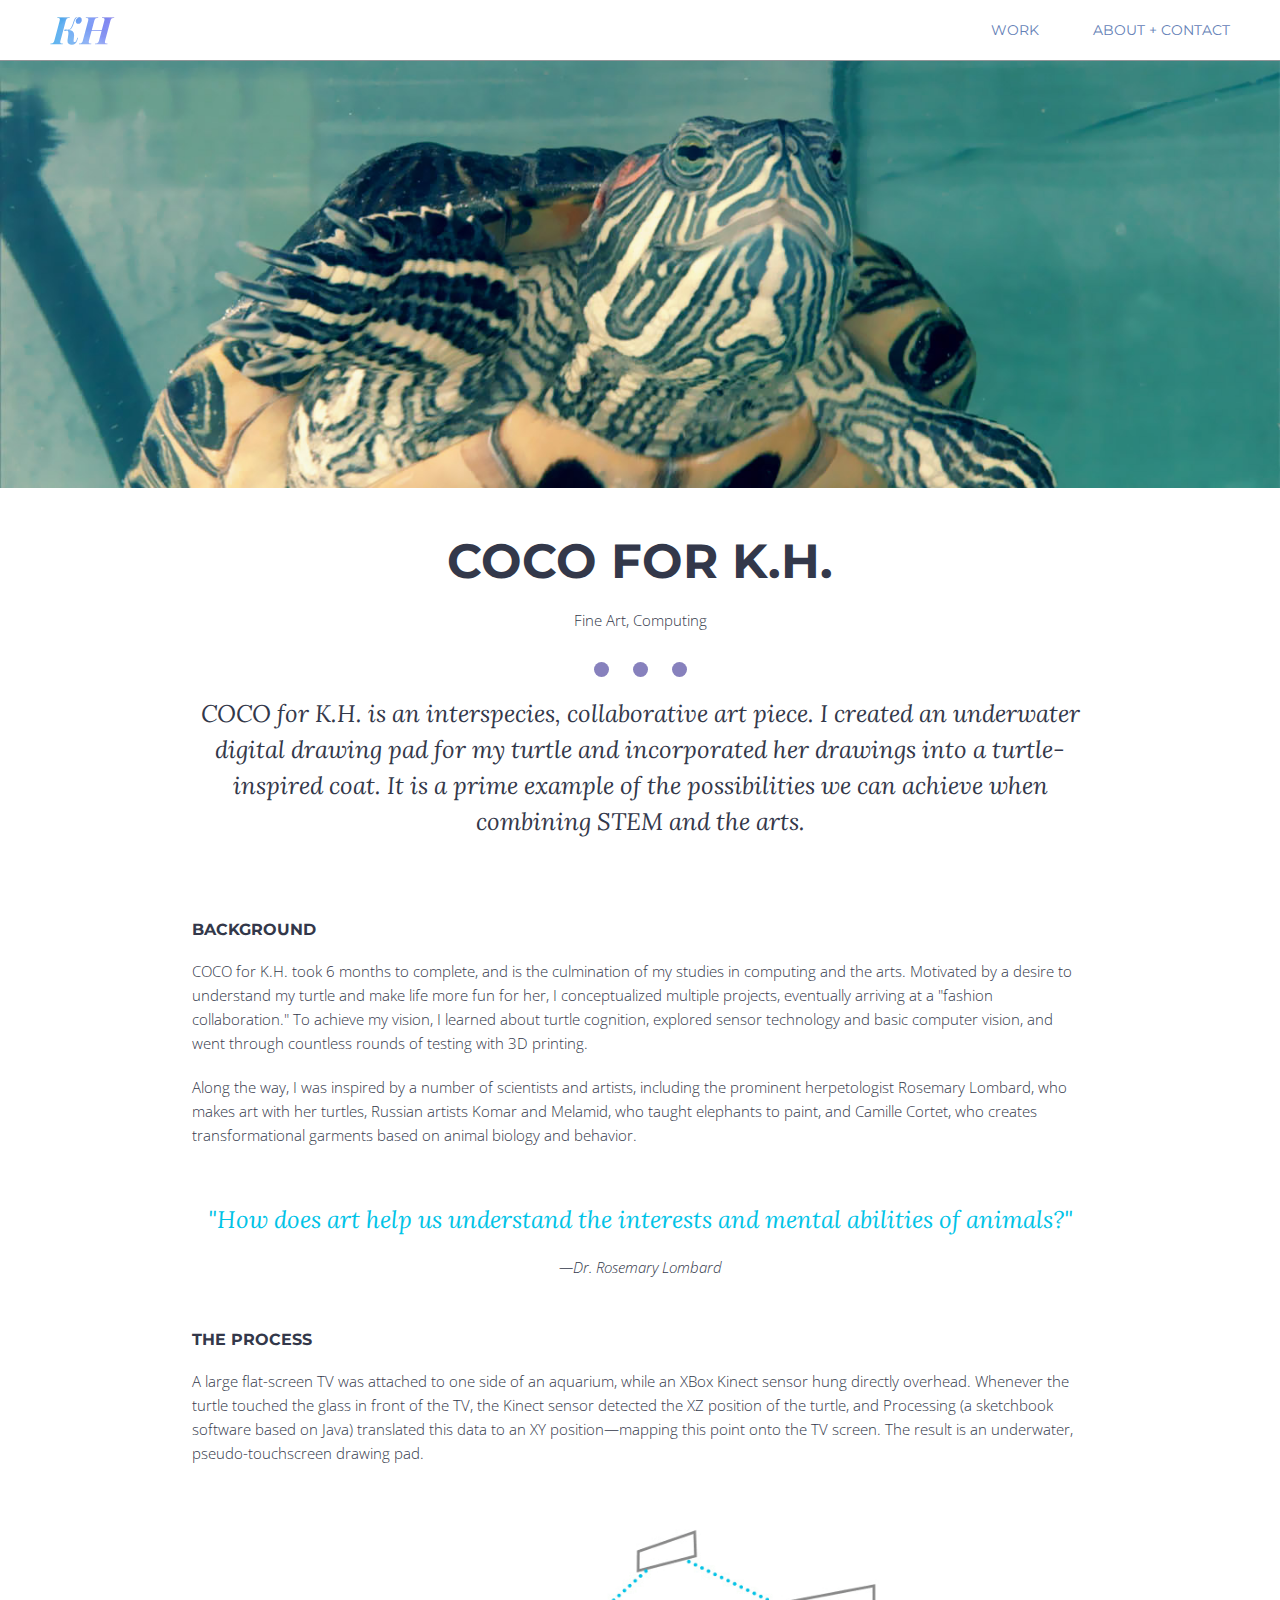
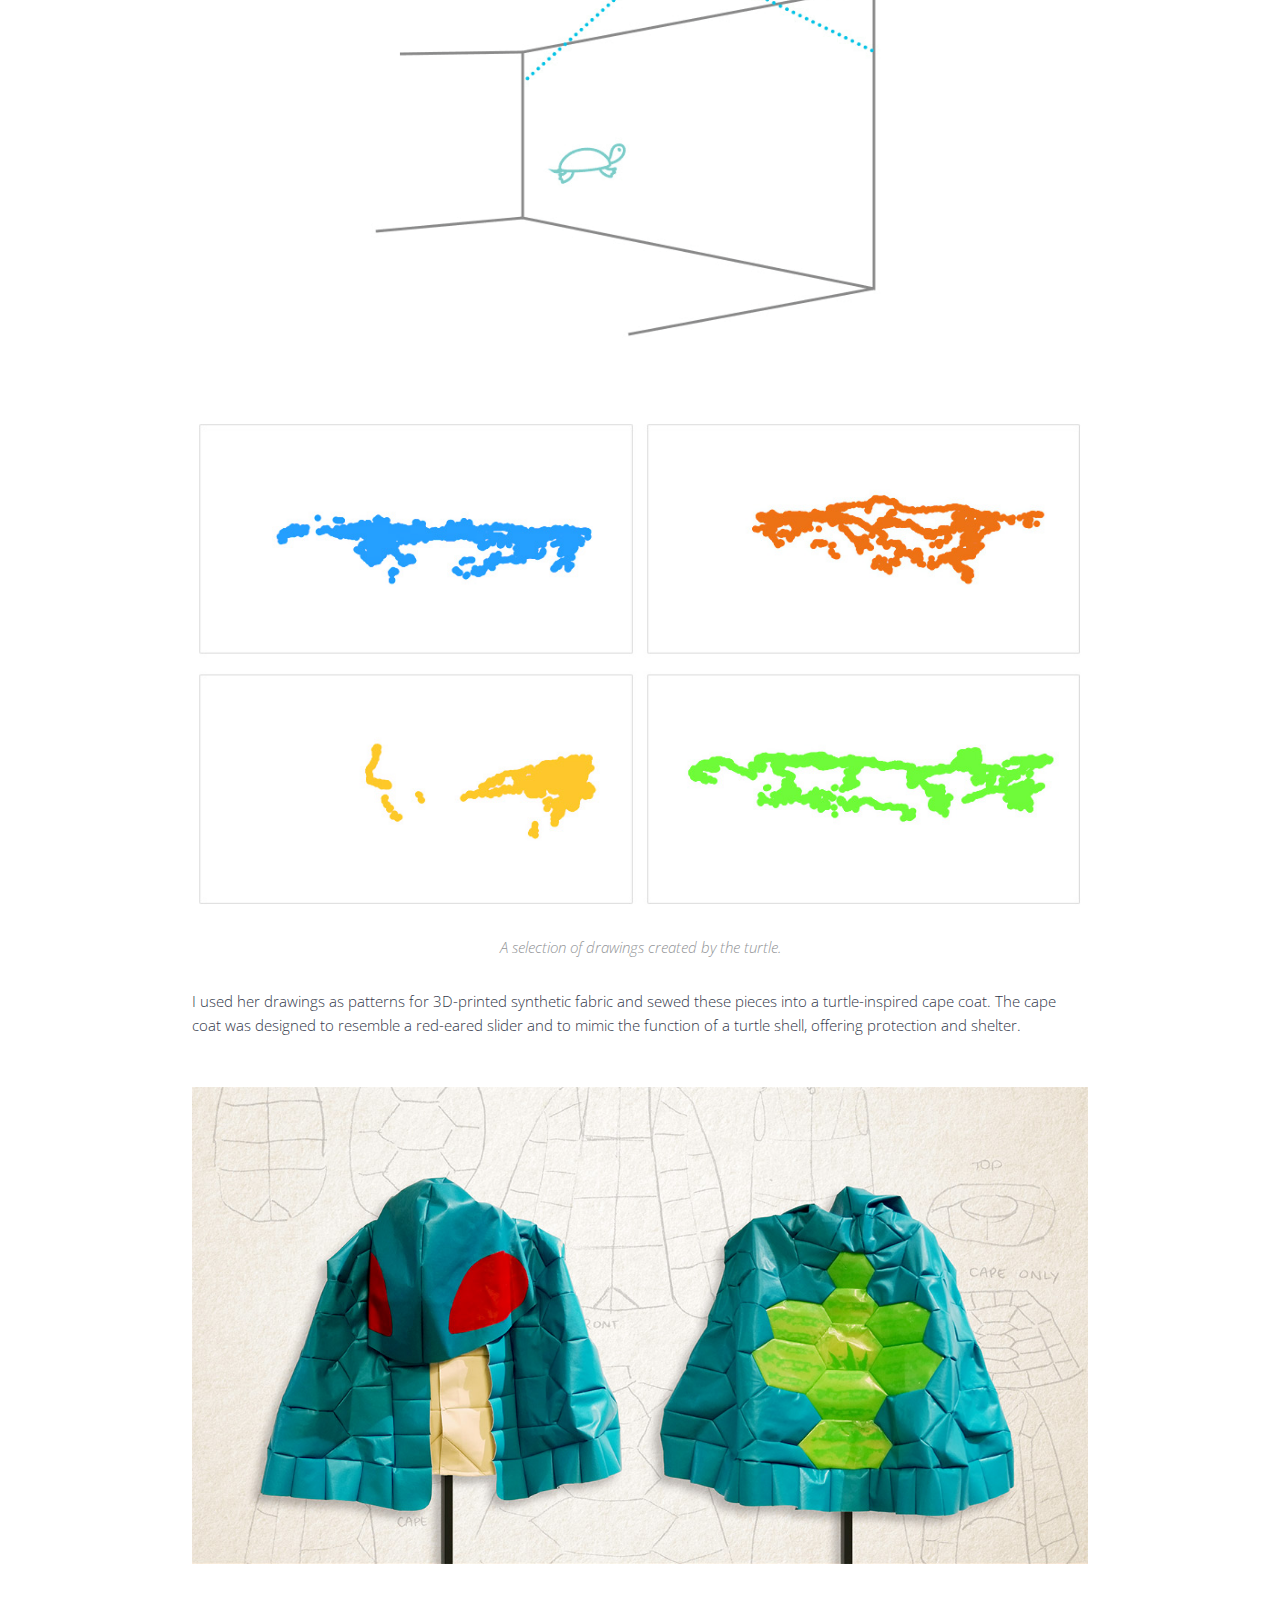
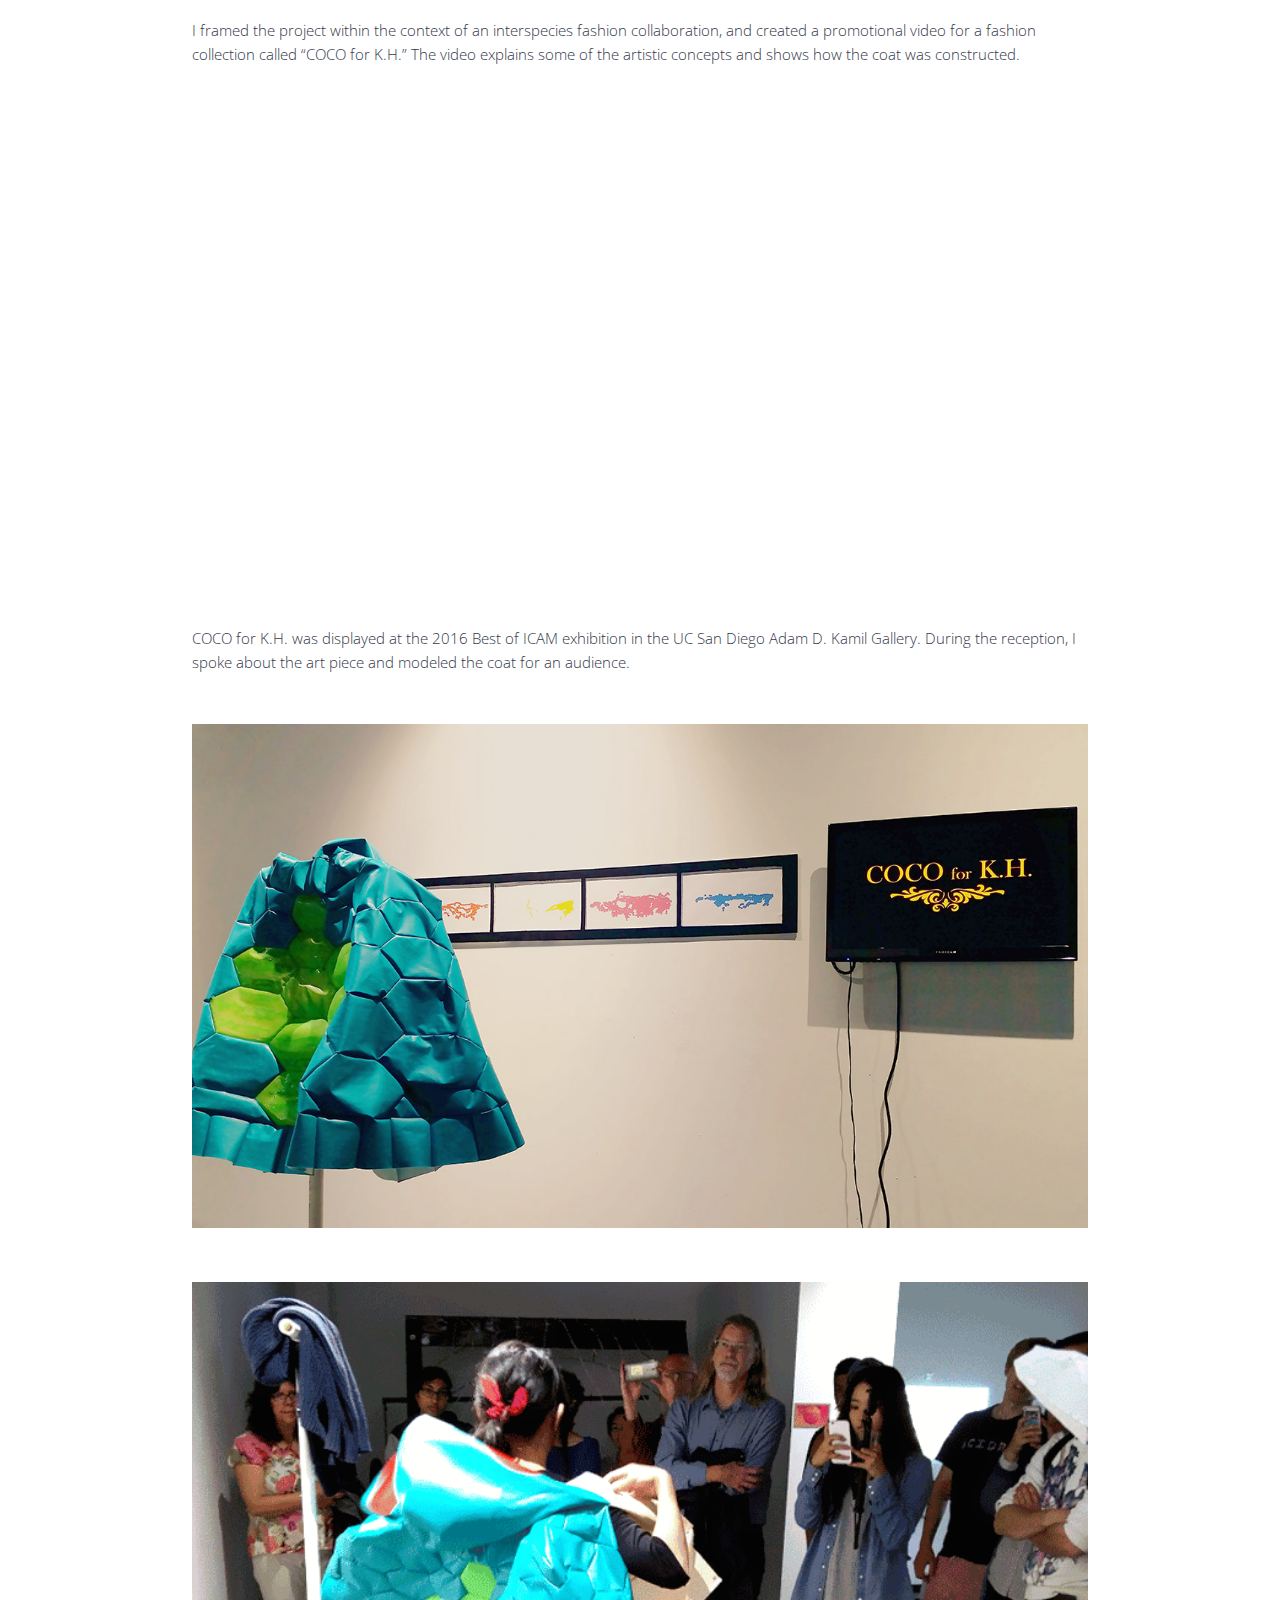
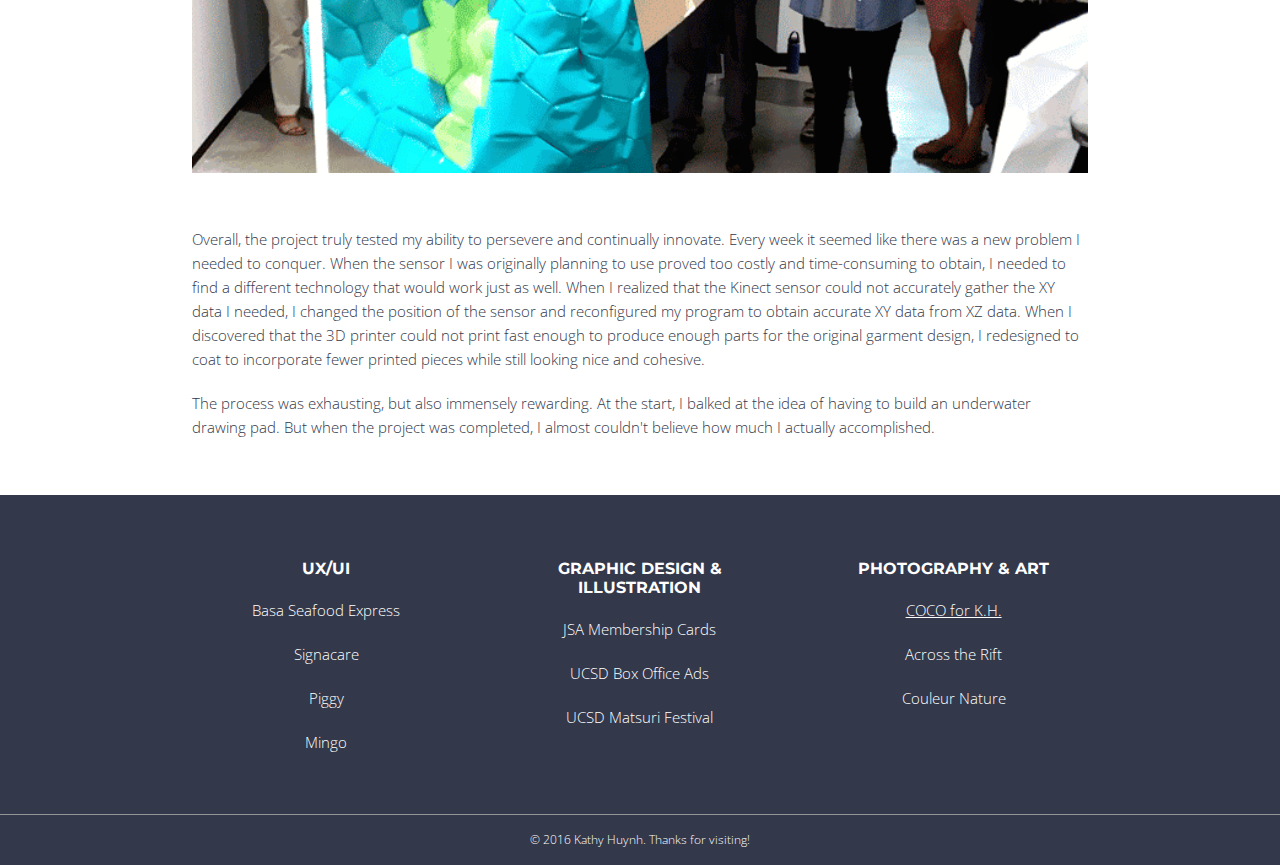
<file: project/coco-for-kh.html>
<!DOCTYPE html>
<html lang="en-US">
<head>
  <title>Kathy Huynh Design Portfolio</title>
  <meta charset="utf-8"/>
  <meta name="viewport" content="width=device-width, initial-scale=1">
  <link rel="icon" type="image/png" href="../img/favicon.png">
  <link rel="stylesheet" type="text/css" href="../hkathy.css">
  <link href="https://fonts.googleapis.com/css?family=Open+Sans:300,300i|Lora:400i|Montserrat:400" rel="stylesheet">
</head>
<body>
  <nav>
    <a href="../index.html"><div class="nav-section" id="nav-home">
      <img src="../img/nav-icon.svg" alt="KH">
    </div></a>
    <div class="nav-section" id ="nav-work">
      <a href="../index.html">Work</a>
    </div>
    <div class="nav-section" id="nav-about-contact">
      <a href="../about-contact.html">About + Contact</a>
    </div>
  </nav>
  <div class="banner-image">
    <img src="../img/coco/banner.jpg" alt="COCO for K.H. banner image">
  </div>
  <div class="padding-standard">
    <div class="project-intro">
      <h3>COCO for K.H.</h3>
      <p>Fine Art, Computing</p>
      <div class="type-purple"></div>
      <div class="type-purple"></div>
      <div class="type-purple"></div>
      <h4>COCO for K.H. is an interspecies, collaborative art piece. I created an underwater digital drawing pad for my turtle and incorporated her drawings into a turtle-inspired coat. It is a prime example of the possibilities we can achieve when combining STEM and the arts.</h4>
    </div>

    <h2>Background</h2>
    <p>COCO for K.H. took 6 months to complete, and is the culmination of my studies in computing and the arts. Motivated by a desire to understand my turtle and make life more fun for her, I conceptualized multiple projects, eventually arriving at a "fashion collaboration." To achieve my vision, I learned about turtle cognition, explored sensor technology and basic computer vision, and went through countless rounds of testing with 3D printing.</p>
    <p>Along the way, I was inspired by a number of scientists and artists, including the prominent herpetologist Rosemary Lombard, who makes art with her turtles, Russian artists Komar and Melamid, who taught elephants to paint, and Camille Cortet, who creates transformational garments based on animal biology and behavior.</p>

    <br>
    <p class="quote">"How does art help us understand the interests and mental abilities of animals?"</p>
    <p style="text-align: center"><i>—Dr. Rosemary Lombard</i></p>
    <br>

    <h2>The Process</h2>
    <p>A large flat-screen TV was attached to one side of an aquarium, while an XBox Kinect sensor hung directly overhead. Whenever the turtle touched the glass in front of the TV, the Kinect sensor detected the XZ position of the turtle, and Processing (a sketchbook software based on Java) translated this data to an XY position—mapping this point onto the TV screen. The result is an underwater, pseudo-touchscreen drawing pad.</p>
    <div class="img-fit">
      <img src="../img/coco/coco-drawing-demo.gif">
    </div>

    <div class="img-fit">
      <img src="../img/coco/turtle-drawings.jpg" alt="Drawings created by the turtle">
    </div>

    <p class="caption">A selection of drawings created by the turtle.</p>

    <p>I used her drawings as patterns for 3D-printed synthetic fabric and sewed these pieces into a turtle-inspired cape coat. The cape coat was designed to resemble a red-eared slider and to mimic the function of a turtle shell, offering protection and shelter.</p>

    <div class="img-fit">
      <img src="../img/coco/coco-coat.jpg" alt="Turtle Coat Image">
    </div>

    <p>I framed the project within the context of an interspecies fashion collaboration, and created a promotional video for a fashion collection called “COCO for K.H.” The video explains some of the artistic concepts and shows how the coat was constructed.</p>

    <div style="text-align:center"><iframe src="https://player.vimeo.com/video/169919520?title=0&byline=0&portrait=0" frameborder="0" webkitallowfullscreen mozallowfullscreen allowfullscreen></iframe></div>
    <br><br>
    <p>COCO for K.H. was displayed at the 2016 Best of ICAM exhibition in the UC San Diego Adam D. Kamil Gallery. During the reception, I spoke about the art piece and modeled the coat for an audience.</p>
    <div class="img-fit">
      <img src="../img/coco/gallery-display.jpg" alt="Gallery Display Image">
    </div>
    <div class="img-fit">
      <img src="../img/coco/coat-demo.gif" alt="Coat Demo Image">
    </div>
    <p>Overall, the project truly tested my ability to persevere and continually innovate. Every week it seemed like there was a new problem I needed to conquer. When the sensor I was originally planning to use proved too costly and time-consuming to obtain, I needed to find a different technology that would work just as well. When I realized that the Kinect sensor could not accurately gather the XY data I needed, I changed the position of the sensor and reconfigured my program to obtain accurate XY data from XZ data. When I discovered that the 3D printer could not print fast enough to produce enough parts for the original garment design, I redesigned to coat to incorporate fewer printed pieces while still looking nice and cohesive.</p>
    <p>The process was exhausting, but also immensely rewarding. At the start, I balked at the idea of having to build an underwater drawing pad. But when the project was completed, I almost couldn't believe how much I actually accomplished.</p>
    <br><br>
  </div>

  <div class="project-index">
    <div class="padding-standard">
      <div class="row-3">
        <div class="col-3">
          <h2>UX/UI</h2>
          <a href="basa-seafood-express.html"><p>Basa Seafood Express</p></a>
          <a href="signacare.html"><p>Signacare</p></a>
          <a href="piggy.html"><p>Piggy</p></a>
          <a href="mingo.html"><p>Mingo</p></a>
        </div>
        <div class="col-3">
          <h2>Graphic Design &amp; Illustration</h2>
          <a href="jsa-membership-cards.html"><p>JSA Membership Cards</p></a>
          <a href="ucsd-box-office-ads.html"><p>UCSD Box Office Ads</p></a>
          <a href="ucsd-matsuri-festival.html"><p>UCSD Matsuri Festival</p></a>
        </div>
        <div class="col-3">
          <h2>Photography &amp; Art</h2>
          <a href="coco-for-kh.html"><p class="current-project">COCO for K.H.</p></a>
          <a href="across-the-rift.html"><p>Across the Rift</p></a>
          <a href="couleur-nature.html"><p>Couleur Nature</p></a>
        </div>
      </div>
    </div>
  </div>

  <footer class="project-footer">&copy; 2016 Kathy Huynh. Thanks for visiting!</footer>
</body>

</html>
</file>
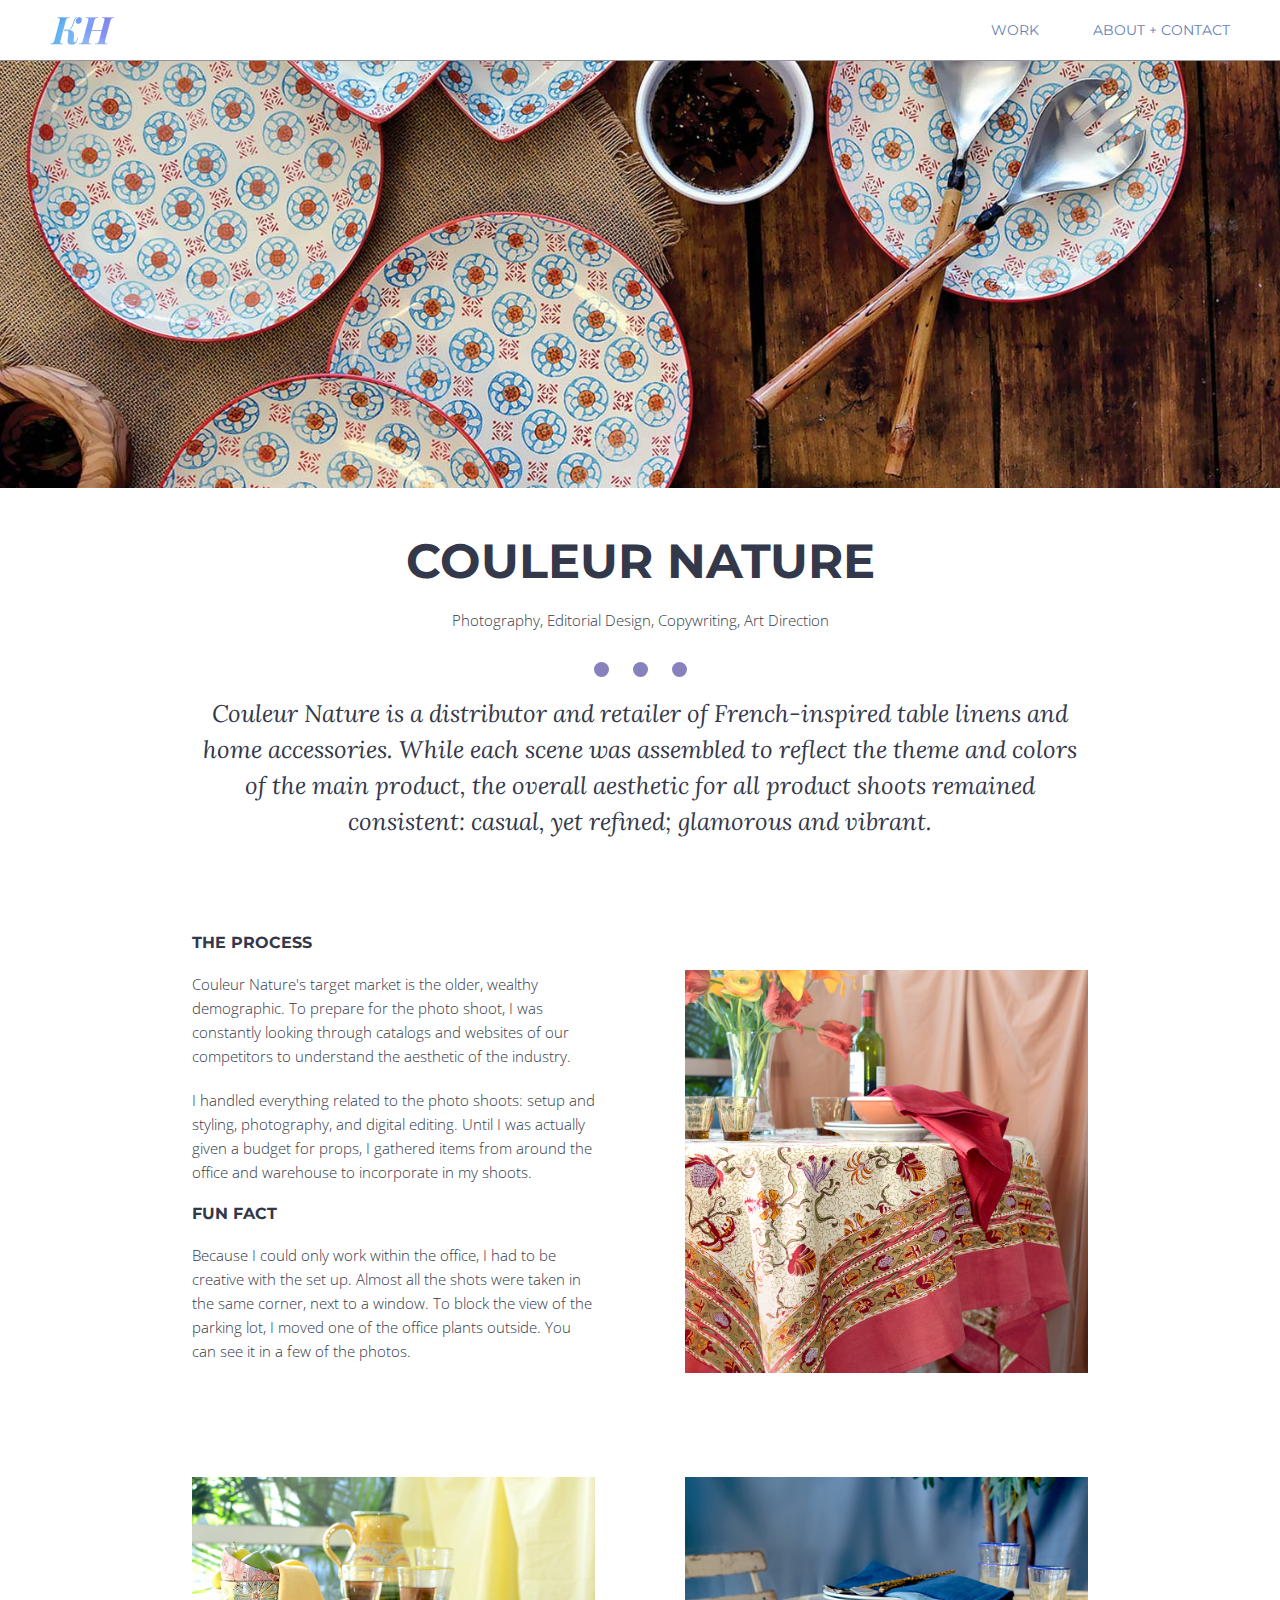
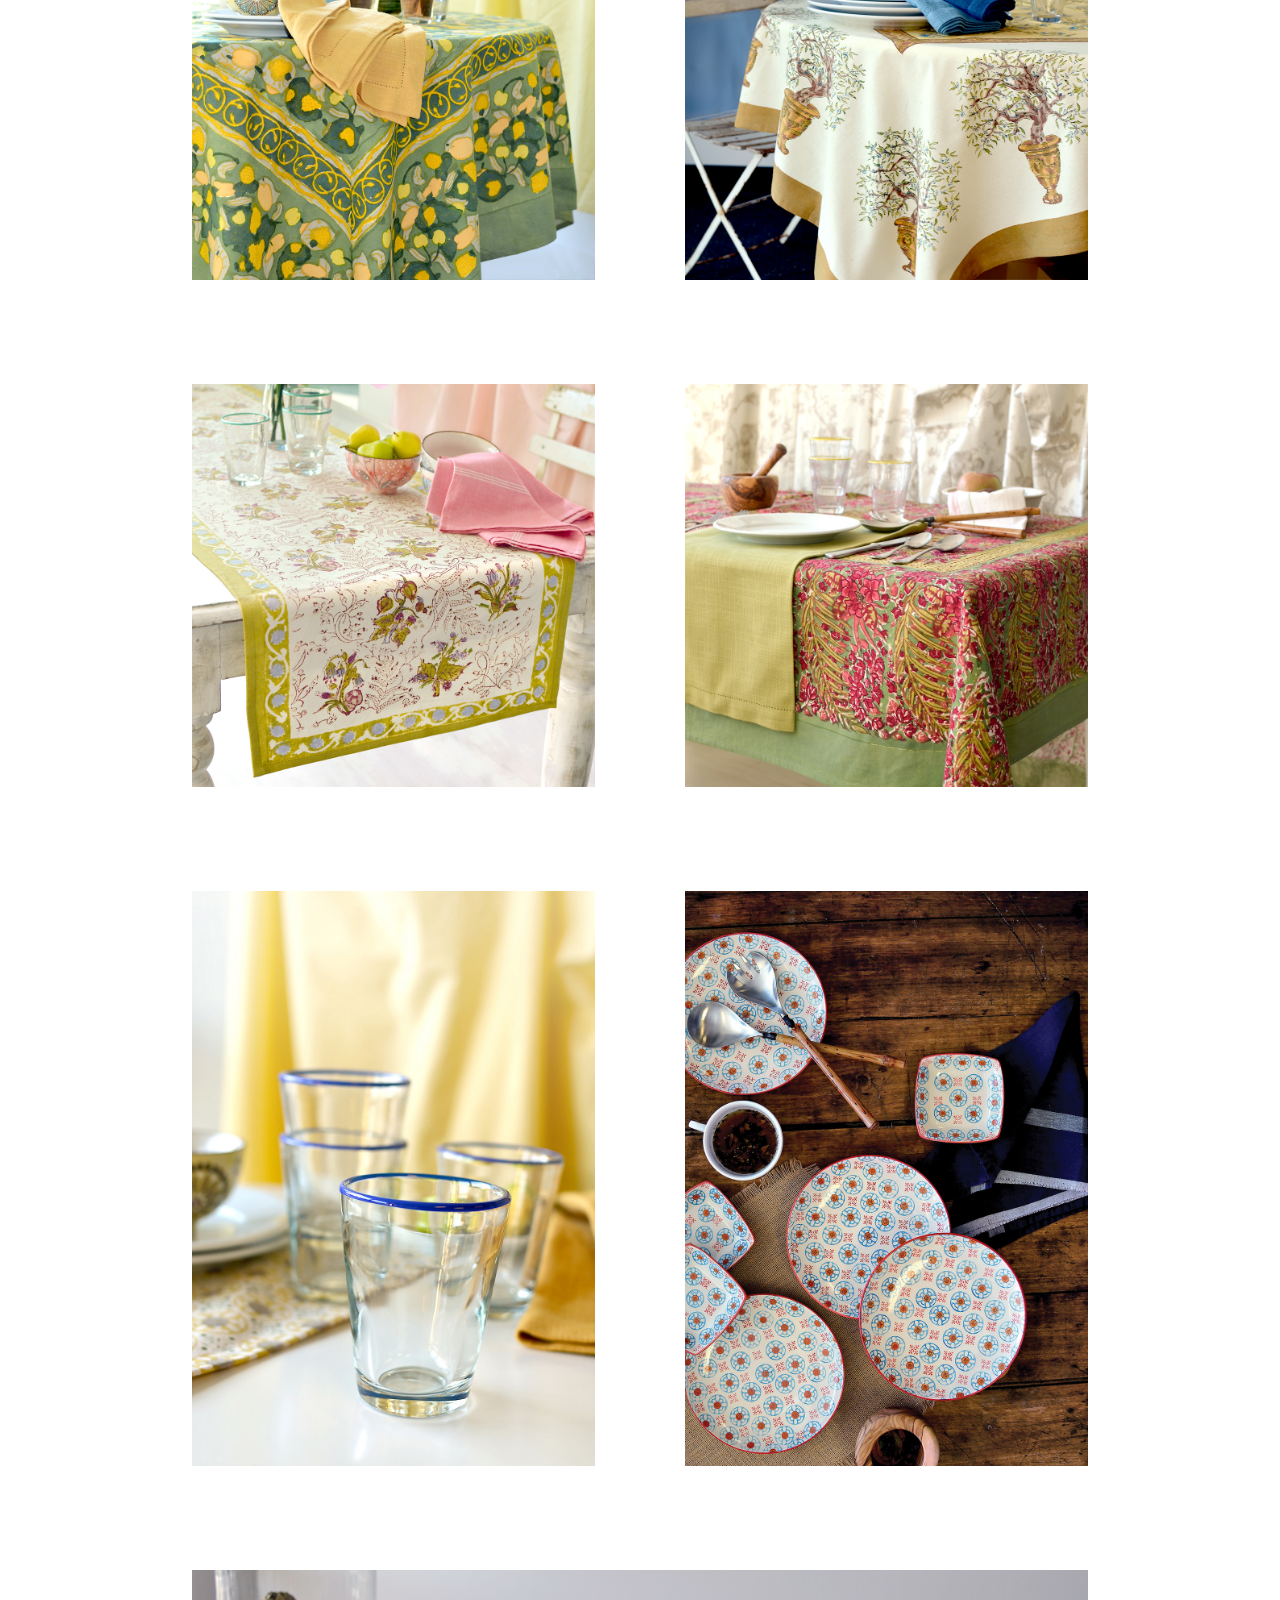
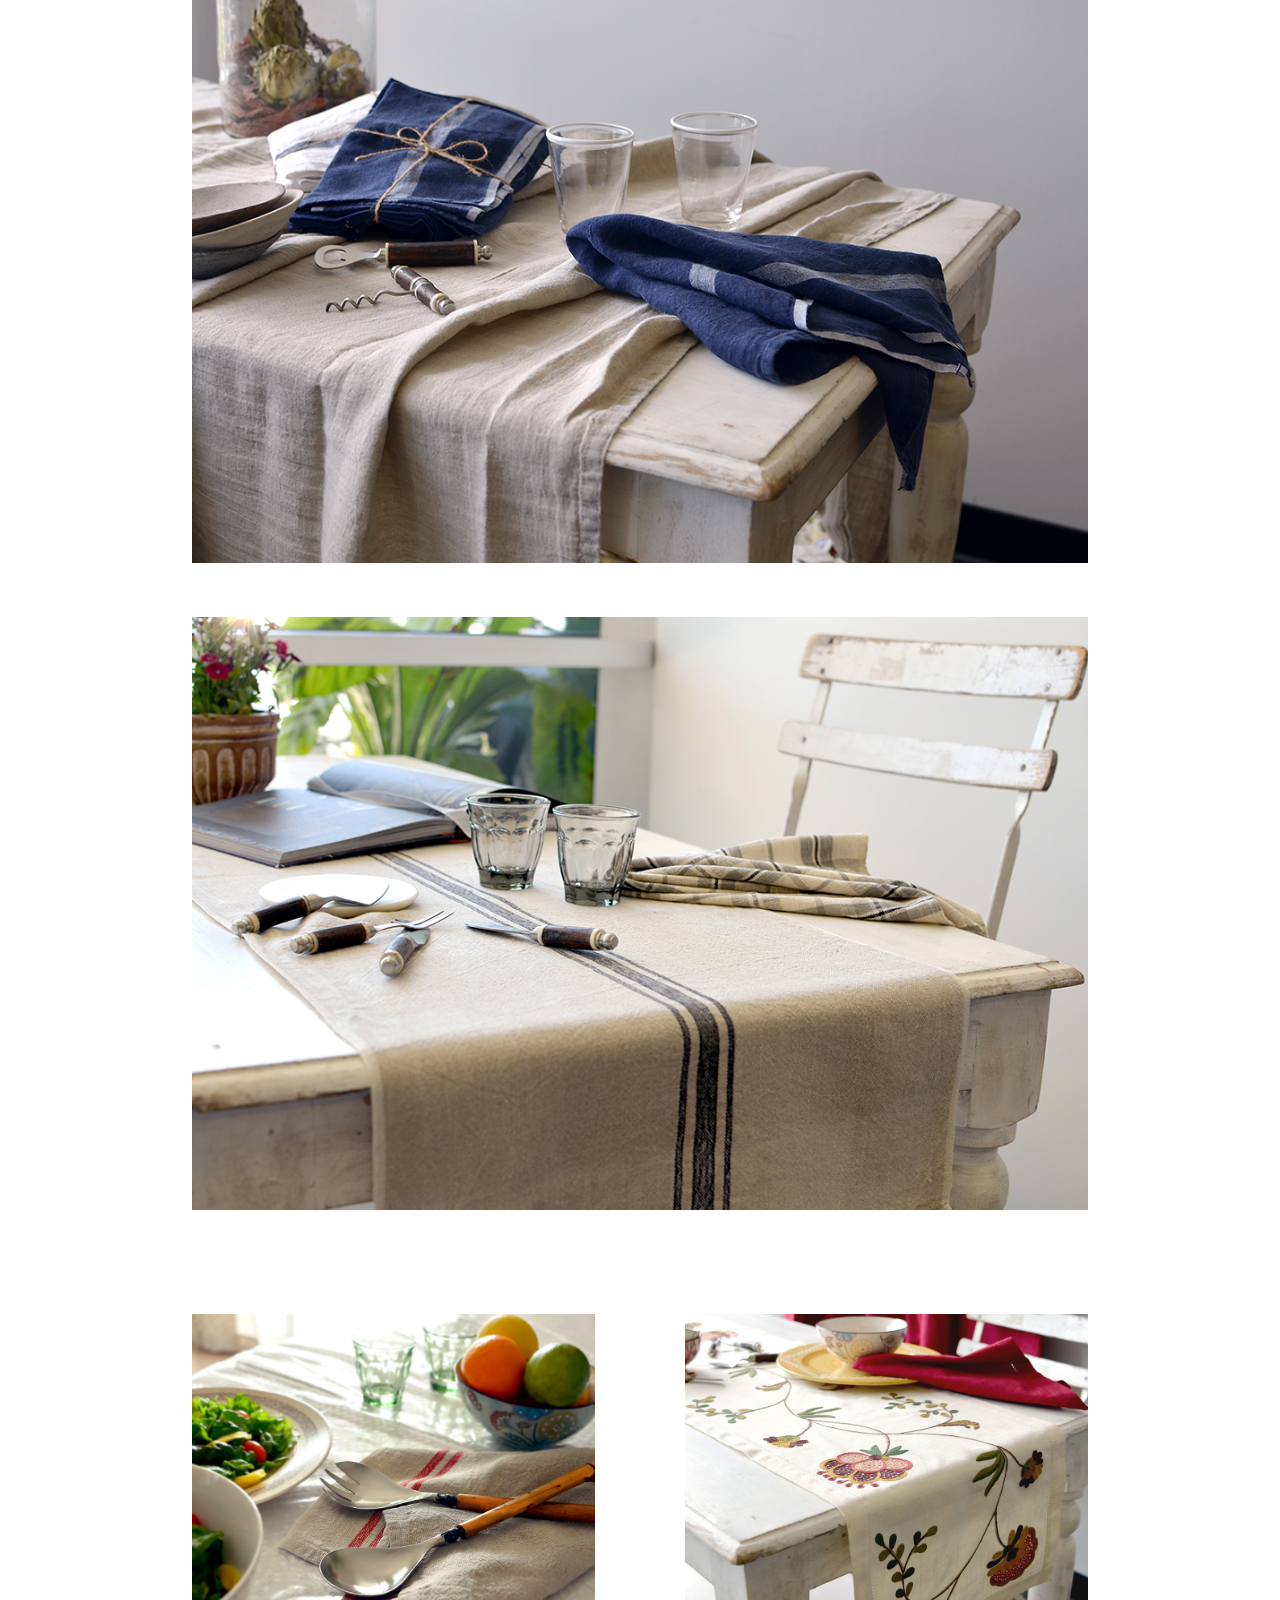
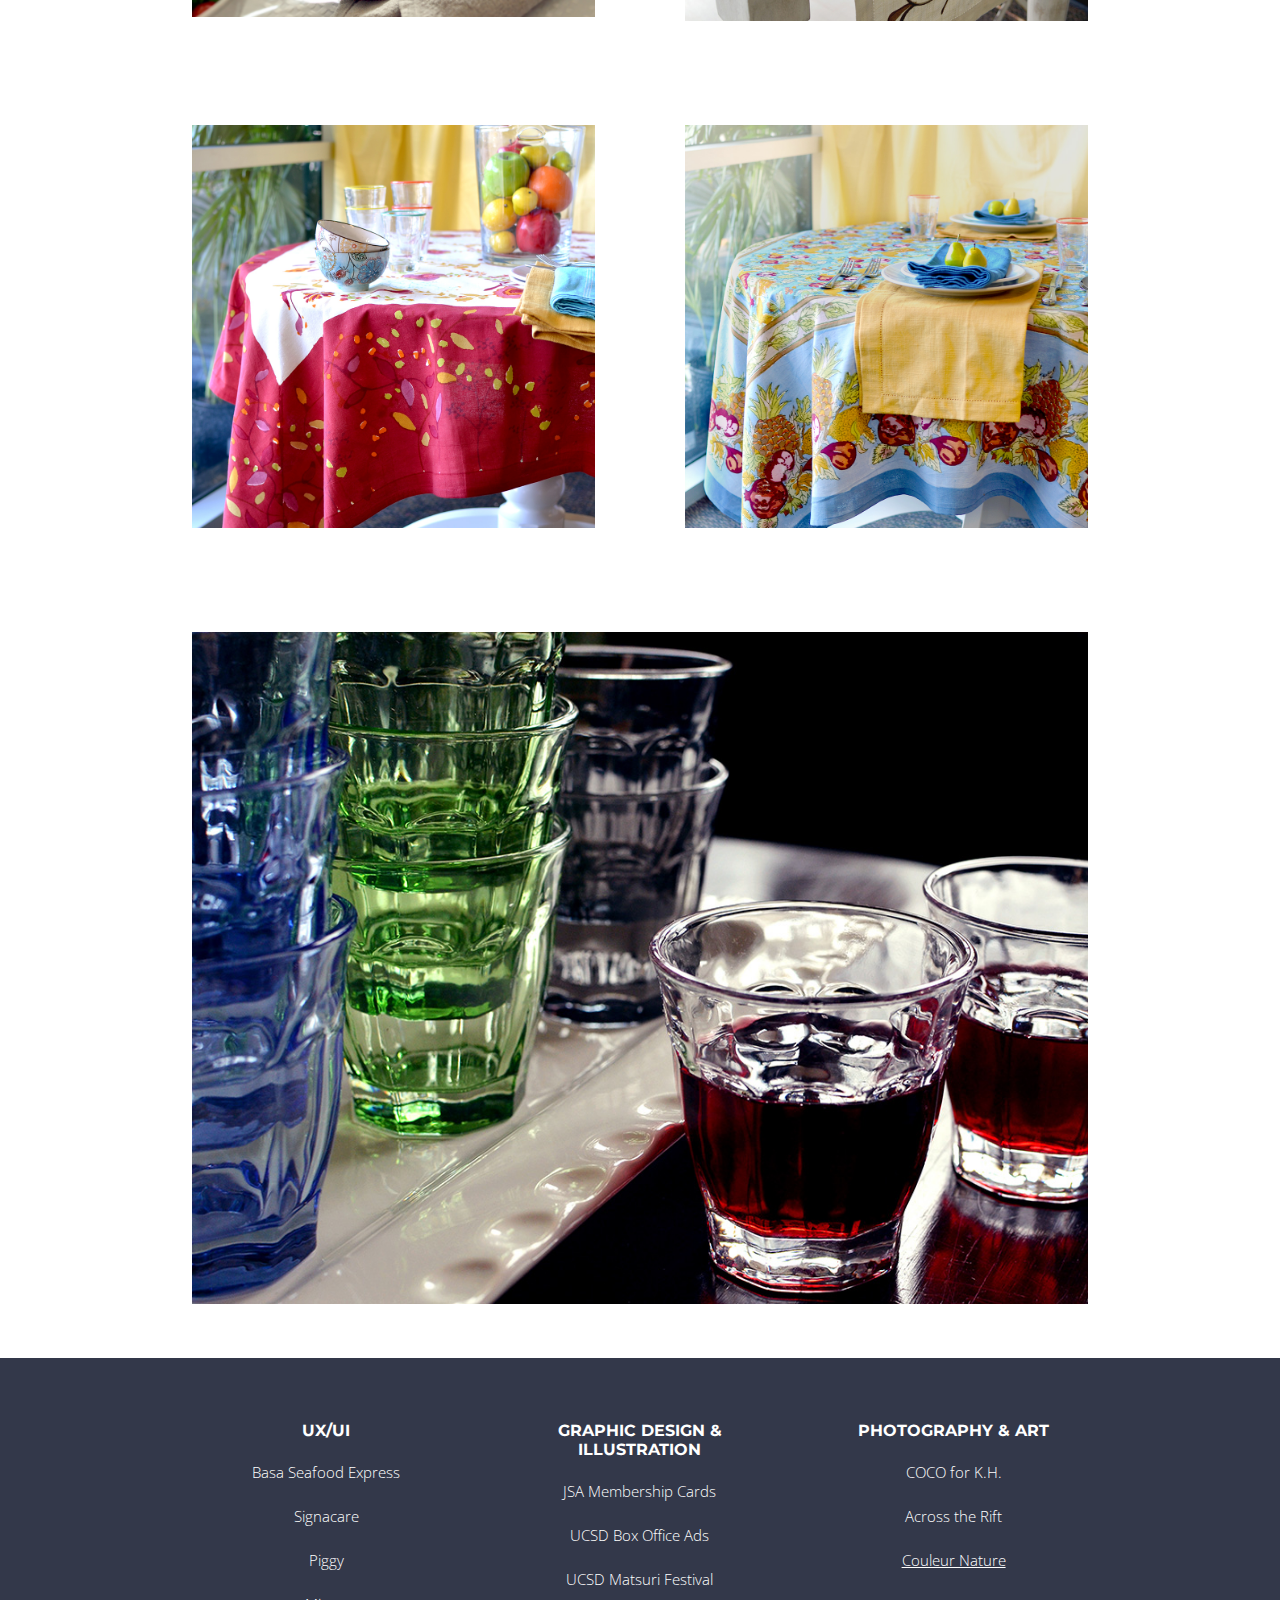
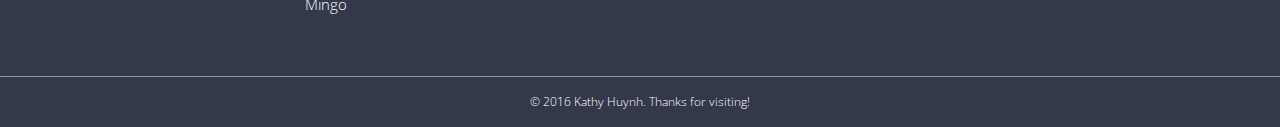
<file: project/couleur-nature.html>
<!DOCTYPE html>
<html lang="en-US">
<head>
  <title>Kathy Huynh Design Portfolio</title>
  <meta charset="utf-8"/>
  <meta name="viewport" content="width=device-width, initial-scale=1">
  <link rel="icon" type="image/png" href="../img/favicon.png">
  <link rel="stylesheet" type="text/css" href="../hkathy.css">
  <link href="https://fonts.googleapis.com/css?family=Open+Sans:300,300i|Lora:400i|Montserrat:400" rel="stylesheet">
</head>
<body>
  <nav>
    <a href="../index.html"><div class="nav-section" id="nav-home">
      <img src="../img/nav-icon.svg" alt="KH">
    </div></a>
    <div class="nav-section" id ="nav-work">
      <a href="../index.html">Work</a>
    </div>
    <div class="nav-section" id="nav-about-contact">
      <a href="../about-contact.html">About + Contact</a>
    </div>
  </nav>
  <div class="banner-image">
    <img src="../img/couleurnature/banner.jpg" alt="Couleur Nature banner image">
  </div>
  <div class="padding-standard">
    <div class="project-intro">
      <h3>Couleur Nature</h3>
      <p>Photography, Editorial Design, Copywriting, Art Direction</p>
      <div class="type-purple"></div>
      <div class="type-purple"></div>
      <div class="type-purple"></div>
      <h4>Couleur Nature is a distributor and retailer of French-inspired table linens and home accessories. While each scene was assembled to reflect the theme and colors of the main product, the overall aesthetic for all product shoots remained consistent: casual, yet refined; glamorous and vibrant.</h4>
    </div>

    <div class="row-2">
      <div class="col-2">
        <h2>The Process</h2>
        <p>Couleur Nature's target market is the older, wealthy demographic. To prepare for the photo shoot, I was constantly looking through catalogs and websites of our competitors to understand the aesthetic of the industry.</p>
        <p>I handled everything related to the photo shoots: setup and styling, photography, and digital editing. Until I was actually given a budget for props, I gathered items from around the office and warehouse to incorporate in my shoots.</p>
        <h2>Fun Fact</h2>
        <p>Because I could only work within the office, I had to be creative with the set up. Almost all the shots were taken in the same corner, next to a window. To block the view of the parking lot, I moved one of the office plants outside. You can see it in a few of the photos.</p>
      </div>
      <div class="col-2">
        <div class="img-fit">
          <img src="../img/couleurnature/fleurdesindes.jpg">
        </div>
      </div>
    </div>

    <div class="row-2">
      <div class="col-2">
        <div class="img-fit">
          <img src="../img/couleurnature/fruit.jpg">
        </div>
      </div>
      <div class="col-2">
        <div class="img-fit">
          <img src="../img/couleurnature/olive.jpg">
        </div>
      </div>
    </div>

    <div class="row-2">
      <div class="col-2">
        <div class="img-fit">
          <img src="../img/couleurnature/petitfleur.jpg">
        </div>
      </div>
      <div class="col-2">
        <div class="img-fit">
          <img src="../img/couleurnature/bougainvillea.jpg">
        </div>
      </div>
    </div>

    <div class="row-2">
      <div class="col-2">
        <div class="img-fit">
          <img src="../img/couleurnature/colorpop.jpg">
        </div>
      </div>
      <div class="col-2">
        <div class="img-fit">
          <img src="../img/couleurnature/bleudchine.jpg">
        </div>
      </div>
    </div>

    <div class="img-fit">
      <img src="../img/couleurnature/linen.jpg">
    </div>

    <div class="img-fit">
      <img src="../img/couleurnature/khadhi.jpg">
    </div>

    <div class="row-2">
      <div class="col-2">
        <div class="img-fit">
          <img src="../img/couleurnature/bamboo.jpg">
        </div>
      </div>
      <div class="col-2">
        <div class="img-fit">
          <img src="../img/couleurnature/crewel.jpg">
        </div>
      </div>
    </div>

    <div class="row-2">
      <div class="col-2">
        <div class="img-fit">
          <img src="../img/couleurnature/treetop.jpg">
        </div>
      </div>
      <div class="col-2">
        <div class="img-fit">
          <img src="../img/couleurnature/tuttifrutti.jpg">
        </div>
      </div>
    </div>


    <div class="img-fit">
      <img src="../img/couleurnature/cafeglass.jpg">
    </div>

  </div>

  <div class="project-index">
    <div class="padding-standard">
      <div class="row-3">
        <div class="col-3">
          <h2>UX/UI</h2>
          <a href="basa-seafood-express.html"><p>Basa Seafood Express</p></a>
          <a href="signacare.html"><p>Signacare</p></a>
          <a href="piggy.html"><p>Piggy</p></a>
          <a href="mingo.html"><p>Mingo</p></a>
        </div>
        <div class="col-3">
          <h2>Graphic Design &amp; Illustration</h2>
          <a href="jsa-membership-cards.html"><p>JSA Membership Cards</p></a>
          <a href="ucsd-box-office-ads.html"><p>UCSD Box Office Ads</p></a>
          <a href="ucsd-matsuri-festival.html"><p>UCSD Matsuri Festival</p></a>
        </div>
        <div class="col-3">
          <h2>Photography &amp; Art</h2>
          <a href="coco-for-kh.html"><p>COCO for K.H.</p></a>
          <a href="across-the-rift.html"><p>Across the Rift</p></a>
          <a href="couleur-nature.html"><p class="current-project">Couleur Nature</p></a>
        </div>
      </div>
    </div>
  </div>

  <footer class="project-footer">&copy; 2016 Kathy Huynh. Thanks for visiting!</footer>
</body>

</html>
</file>
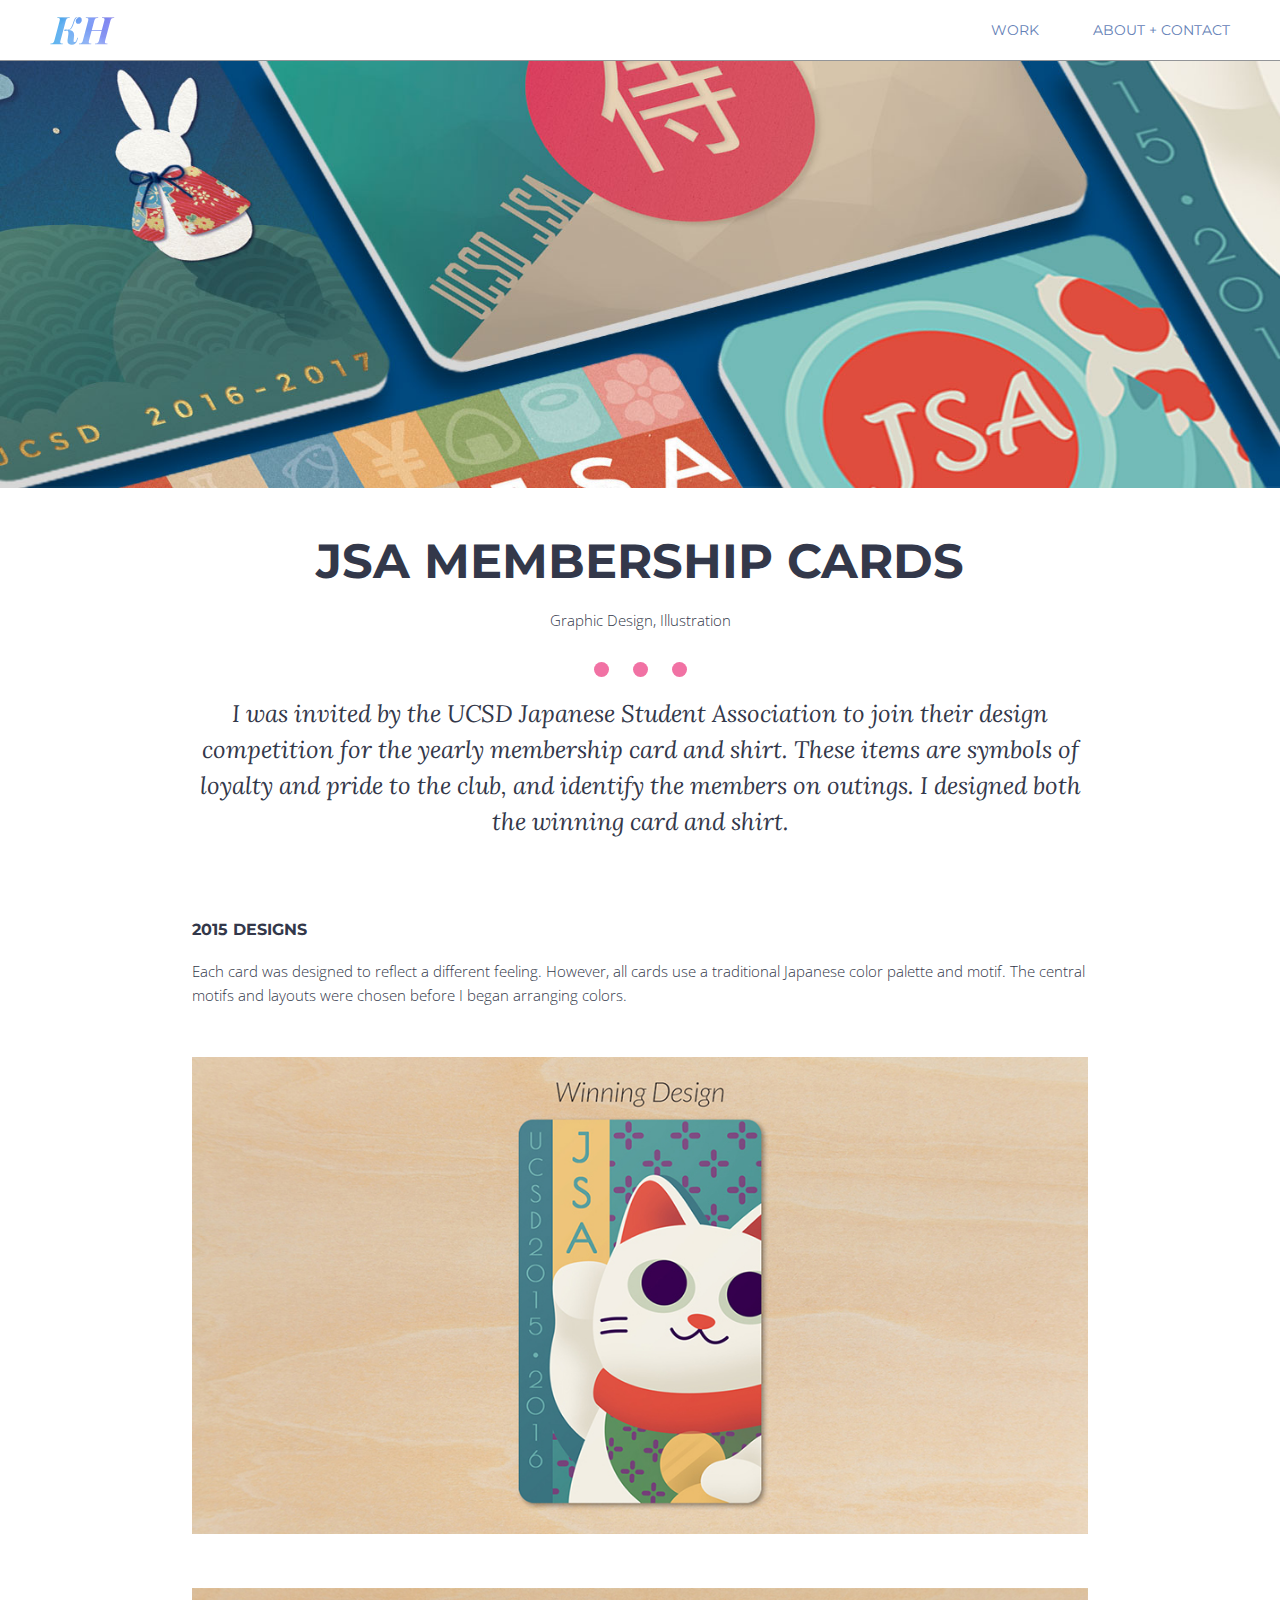
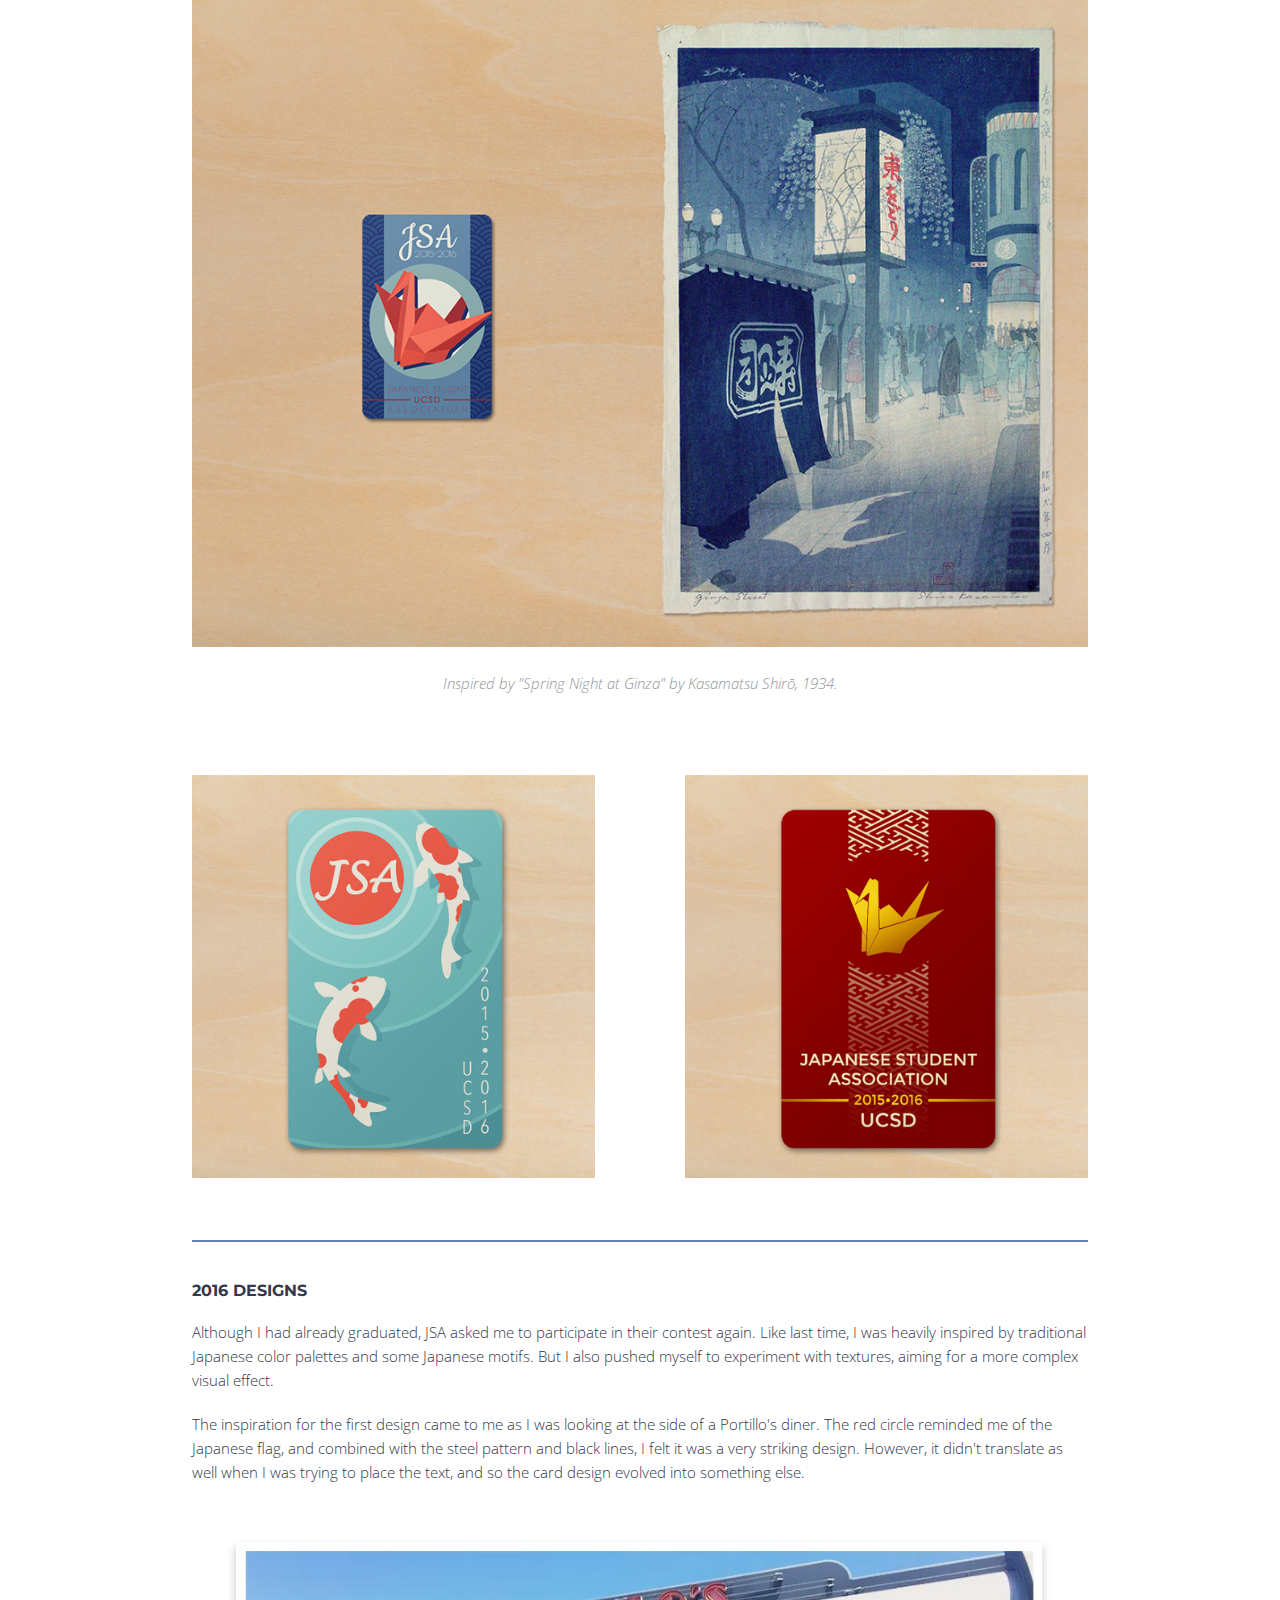
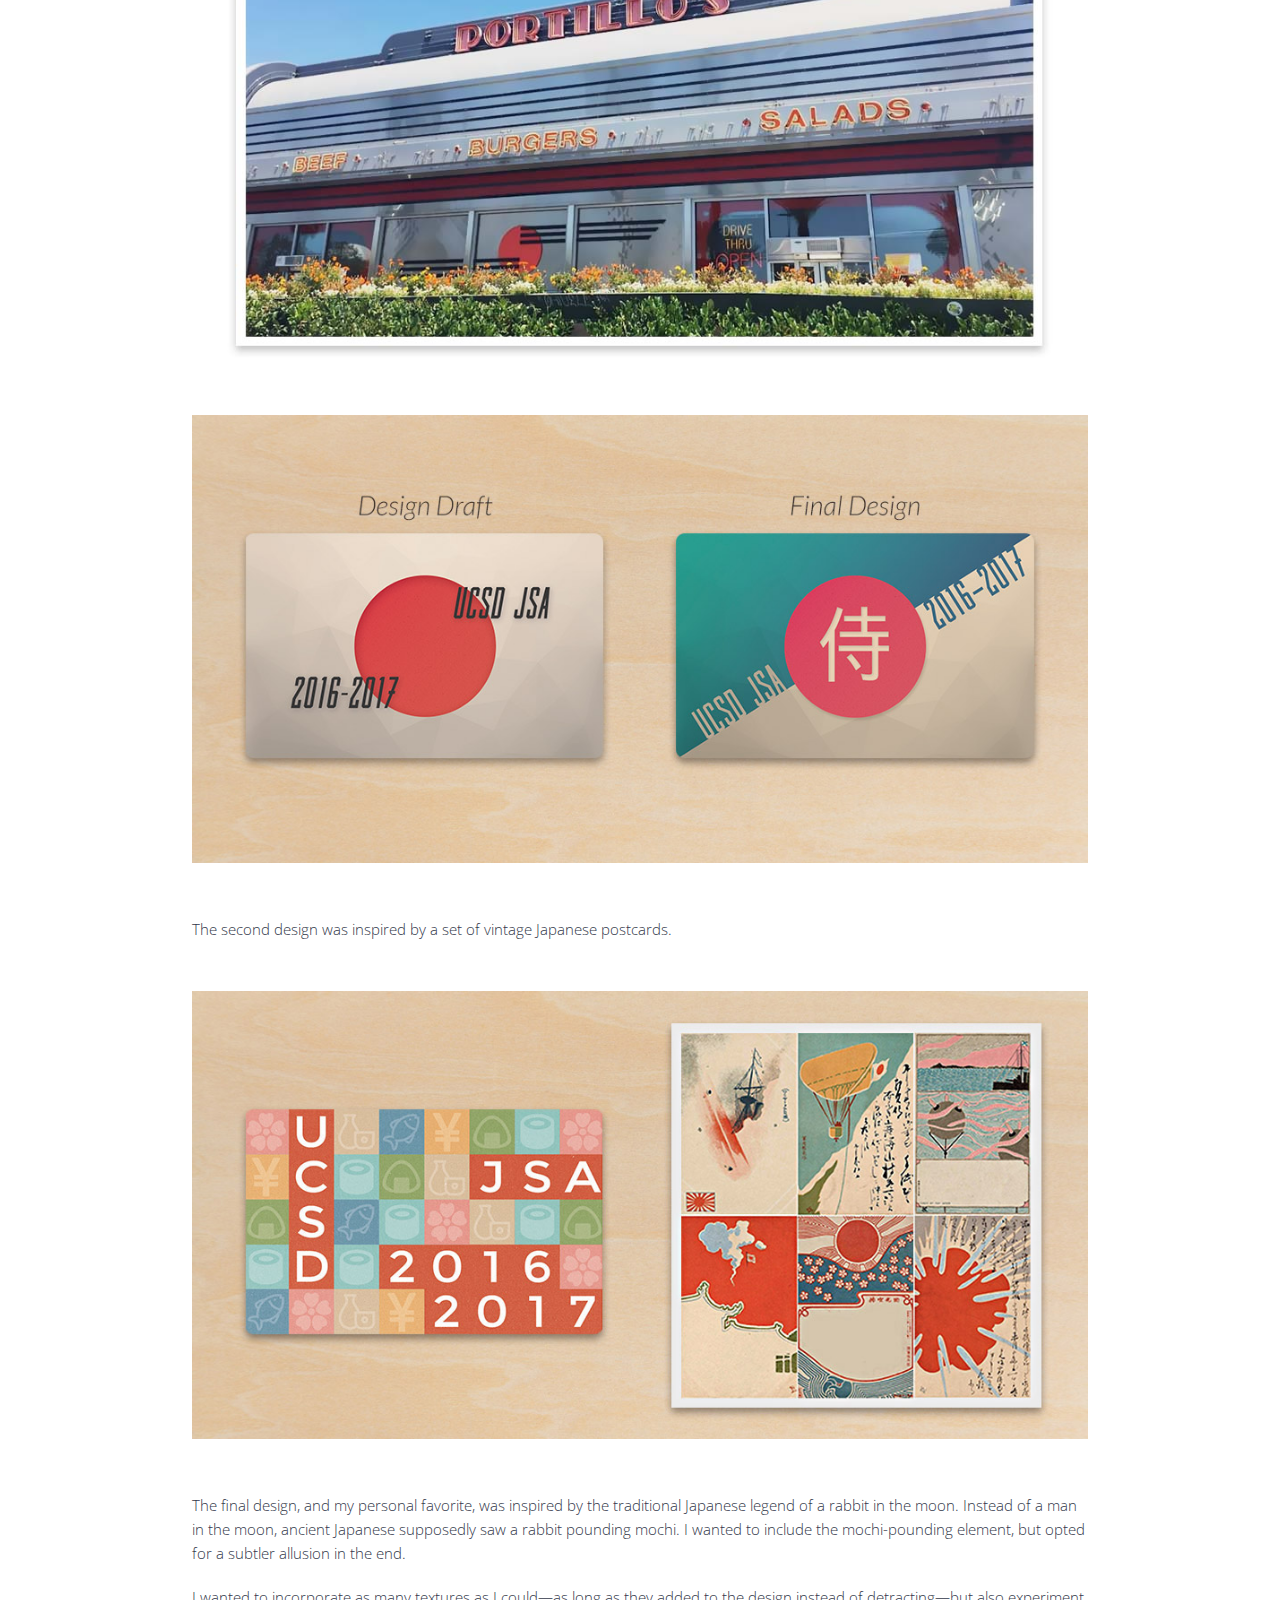
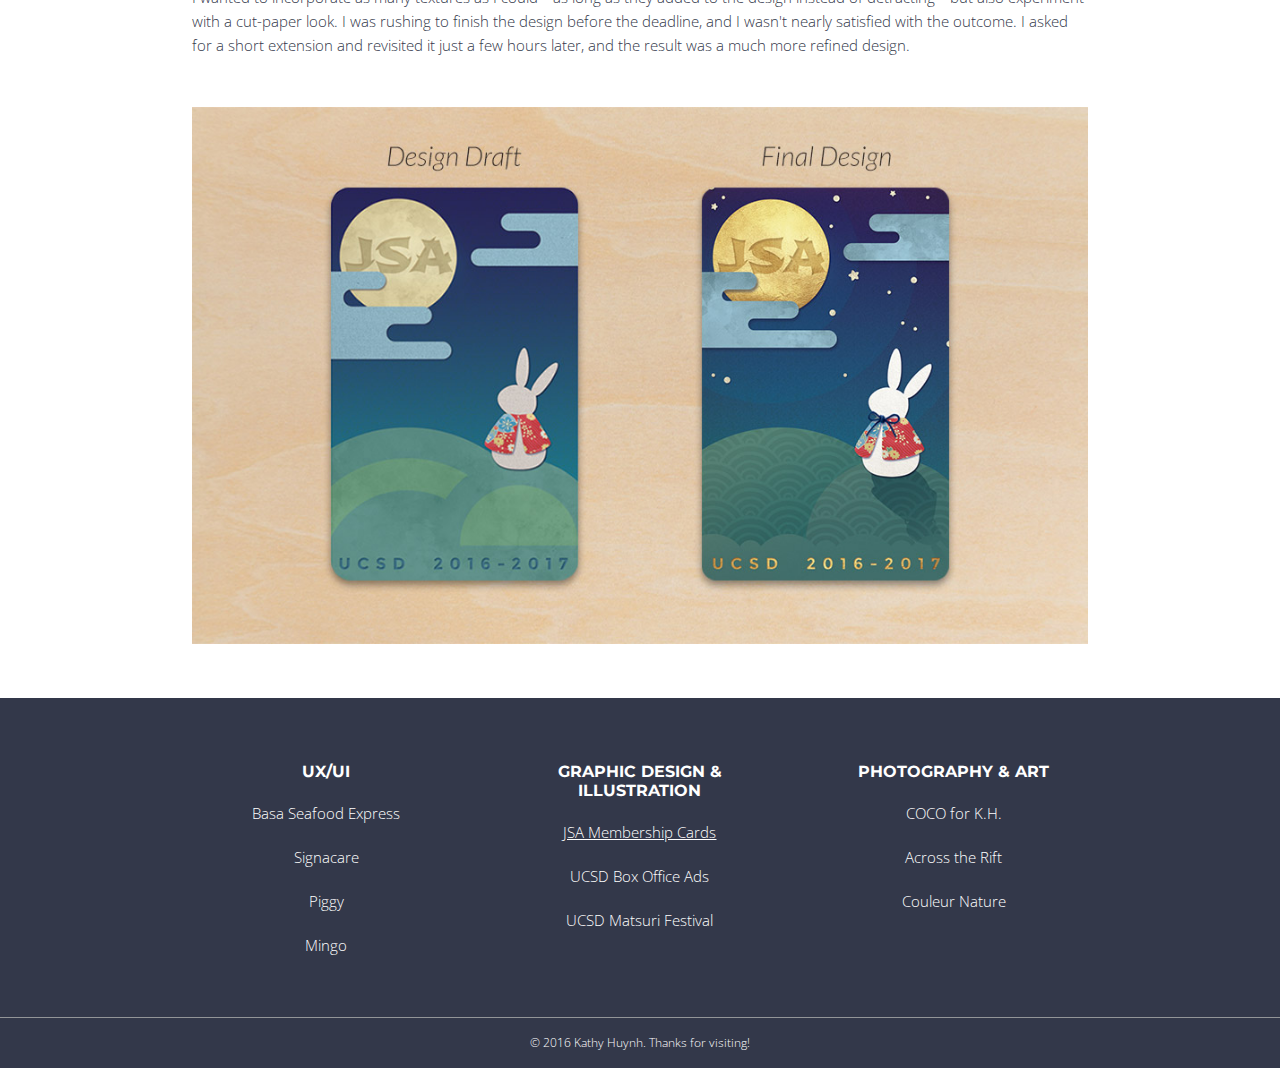
<file: project/jsa-membership-cards.html>
<!DOCTYPE html>
<html lang="en-US">
<head>
  <title>Kathy Huynh Design Portfolio</title>
  <meta charset="utf-8"/>
  <meta name="viewport" content="width=device-width, initial-scale=1">
  <link rel="icon" type="image/png" href="../img/favicon.png">
  <link rel="stylesheet" type="text/css" href="../hkathy.css">
  <link href="https://fonts.googleapis.com/css?family=Open+Sans:300,300i|Lora:400i|Montserrat:400" rel="stylesheet">
</head>
<body>
  <nav>
    <a href="../index.html"><div class="nav-section" id="nav-home">
      <img src="../img/nav-icon.svg" alt="KH">
    </div></a>
    <div class="nav-section" id ="nav-work">
      <a href="../index.html">Work</a>
    </div>
    <div class="nav-section" id="nav-about-contact">
      <a href="../about-contact.html">About + Contact</a>
    </div>
  </nav>
  <div class="banner-image">
    <img src="../img/jsa/banner.jpg" alt="JSA Membership Cards banner image">
  </div>
  <div class="padding-standard">
    <div class="project-intro">
      <h3>JSA Membership Cards</h3>
      <p>Graphic Design, Illustration</p>
      <div class="type-pink"></div>
      <div class="type-pink"></div>
      <div class="type-pink"></div>
      <h4>I was invited by the UCSD Japanese Student Association to join their design competition for the yearly membership card and shirt. These items are symbols of loyalty and pride to the club, and identify the members on outings. I designed both the winning card and shirt.</h4>
    </div>

    <h2>2015 Designs</h2>
    <p>Each card was designed to reflect a different feeling. However, all cards use a traditional Japanese color palette and motif. The central motifs and layouts were chosen before I began arranging colors.</p>

    <div class="img-fit">
      <img src="../img/jsa/cat.jpg">
    </div>

    <div class="img-fit">
      <img src="../img/jsa/crane.jpg">
    </div>
    <p class="caption">Inspired by "Spring Night at Ginza" by Kasamatsu Shirō, 1934.</p>

    <div class="row-2">
      <div class="col-2">
        <div class="img-fit">
          <img src="../img/jsa/koi.jpg">
        </div>
      </div>
      <div class="col-2">
        <div class="img-fit">
          <img src="../img/jsa/regal.jpg">
        </div>
      </div>
    </div>

    <hr>
    <br>
    <h2>2016 Designs</h2>
    <p>Although I had already graduated, JSA asked me to participate in their contest again. Like last time, I was heavily inspired by traditional Japanese color palettes and some Japanese motifs. But I also pushed myself to experiment with textures, aiming for a more complex visual effect.</p>
    <p>The inspiration for the first design came to me as I was looking at the side of a Portillo's diner. The red circle reminded me of the Japanese flag, and combined with the steel pattern and black lines, I felt it was a very striking design. However, it didn't translate as well when I was trying to place the text, and so the card design evolved into something else.</p>
    <div class="img-fit"><img src="../img/jsa/portillos.jpg"></div>
    <div class="img-fit"><img src="../img/jsa/flag.jpg"></div>
    <p>The second design was inspired by a set of vintage Japanese postcards.</p>
    <div class="img-fit"><img src="../img/jsa/patchwork.jpg"></div>
    <p>The final design, and my personal favorite, was inspired by the traditional Japanese legend of a rabbit in the moon. Instead of a man in the moon, ancient Japanese supposedly saw a rabbit pounding mochi. I wanted to include the mochi-pounding element, but opted for a subtler allusion in the end.</p>
    <p>I wanted to incorporate as many textures as I could—as long as they added to the design instead of detracting—but also experiment with a cut-paper look. I was rushing to finish the design before the deadline, and I wasn't nearly satisfied with the outcome. I asked for a short extension and revisited it just a few hours later, and the result was a much more refined design.</p>
    <div class="img-fit"><img src="../img/jsa/rabbit.jpg"></div>

  </div>

  <div class="project-index">
    <div class="padding-standard">
      <div class="row-3">
        <div class="col-3">
          <h2>UX/UI</h2>
          <a href="basa-seafood-express.html"><p>Basa Seafood Express</p></a>
          <a href="signacare.html"><p>Signacare</p></a>
          <a href="piggy.html"><p>Piggy</p></a>
          <a href="mingo.html"><p>Mingo</p></a>
        </div>
        <div class="col-3">
          <h2>Graphic Design &amp; Illustration</h2>
          <a href="jsa-membership-cards.html"><p class="current-project">JSA Membership Cards</p></a>
          <a href="ucsd-box-office-ads.html"><p>UCSD Box Office Ads</p></a>
          <a href="ucsd-matsuri-festival.html"><p>UCSD Matsuri Festival</p></a>
        </div>
        <div class="col-3">
          <h2>Photography &amp; Art</h2>
          <a href="coco-for-kh.html"><p>COCO for K.H.</p></a>
          <a href="across-the-rift.html"><p>Across the Rift</p></a>
          <a href="couleur-nature.html"><p>Couleur Nature</p></a>
        </div>
      </div>
    </div>
  </div>

  <footer class="project-footer">&copy; 2016 Kathy Huynh. Thanks for visiting!</footer>
</body>

</html>
</file>
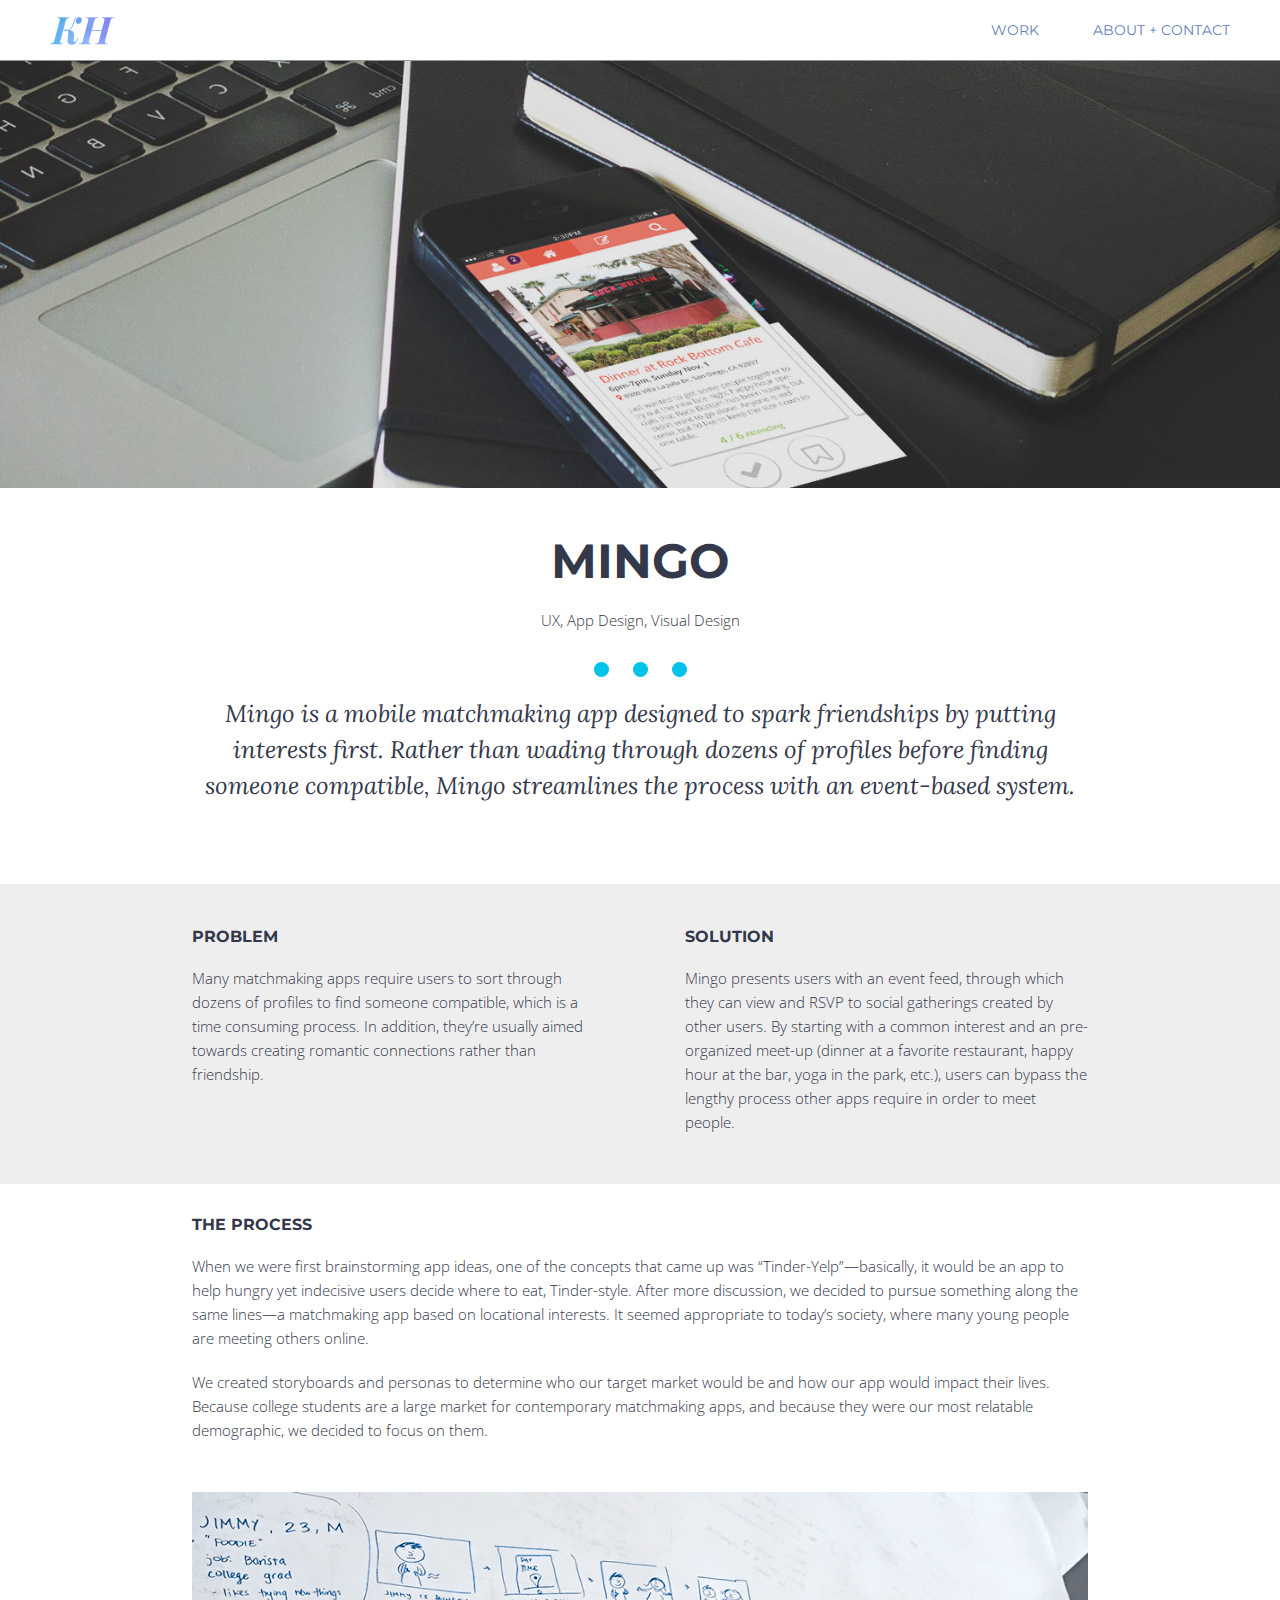
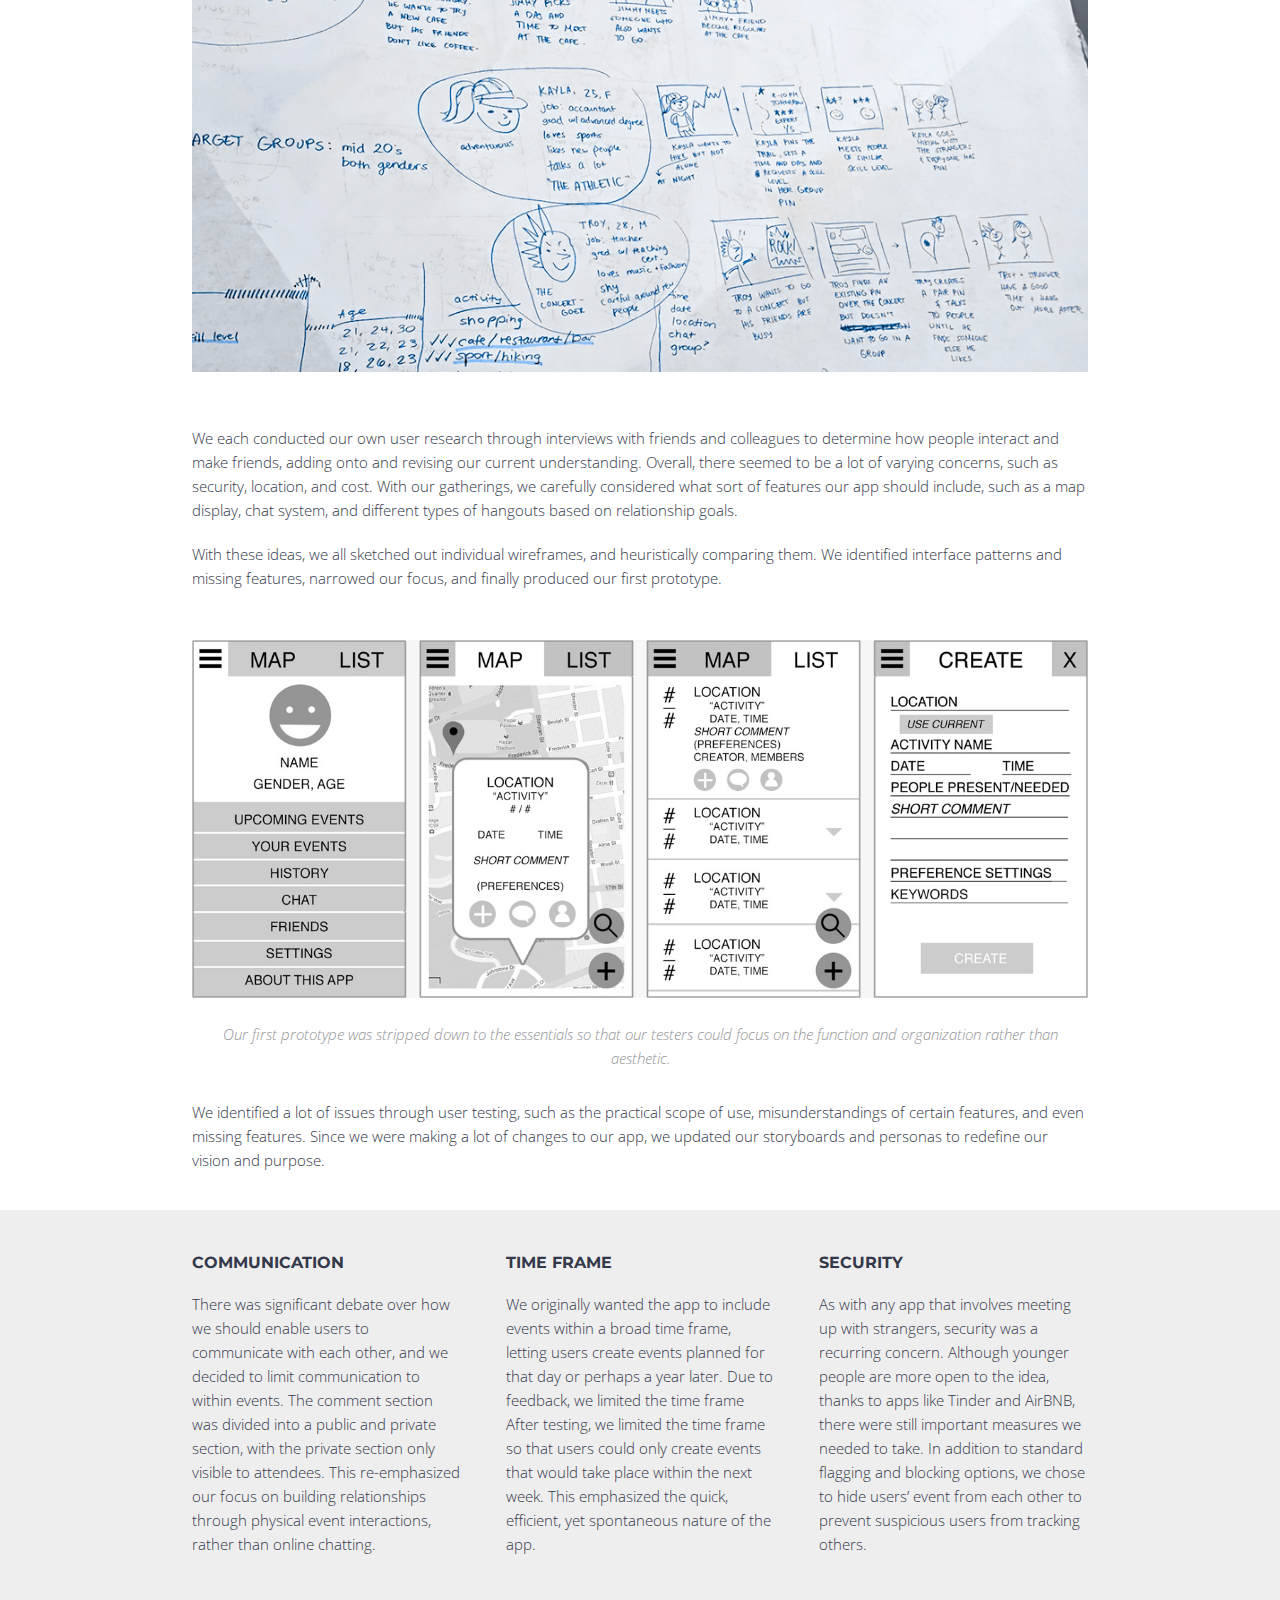
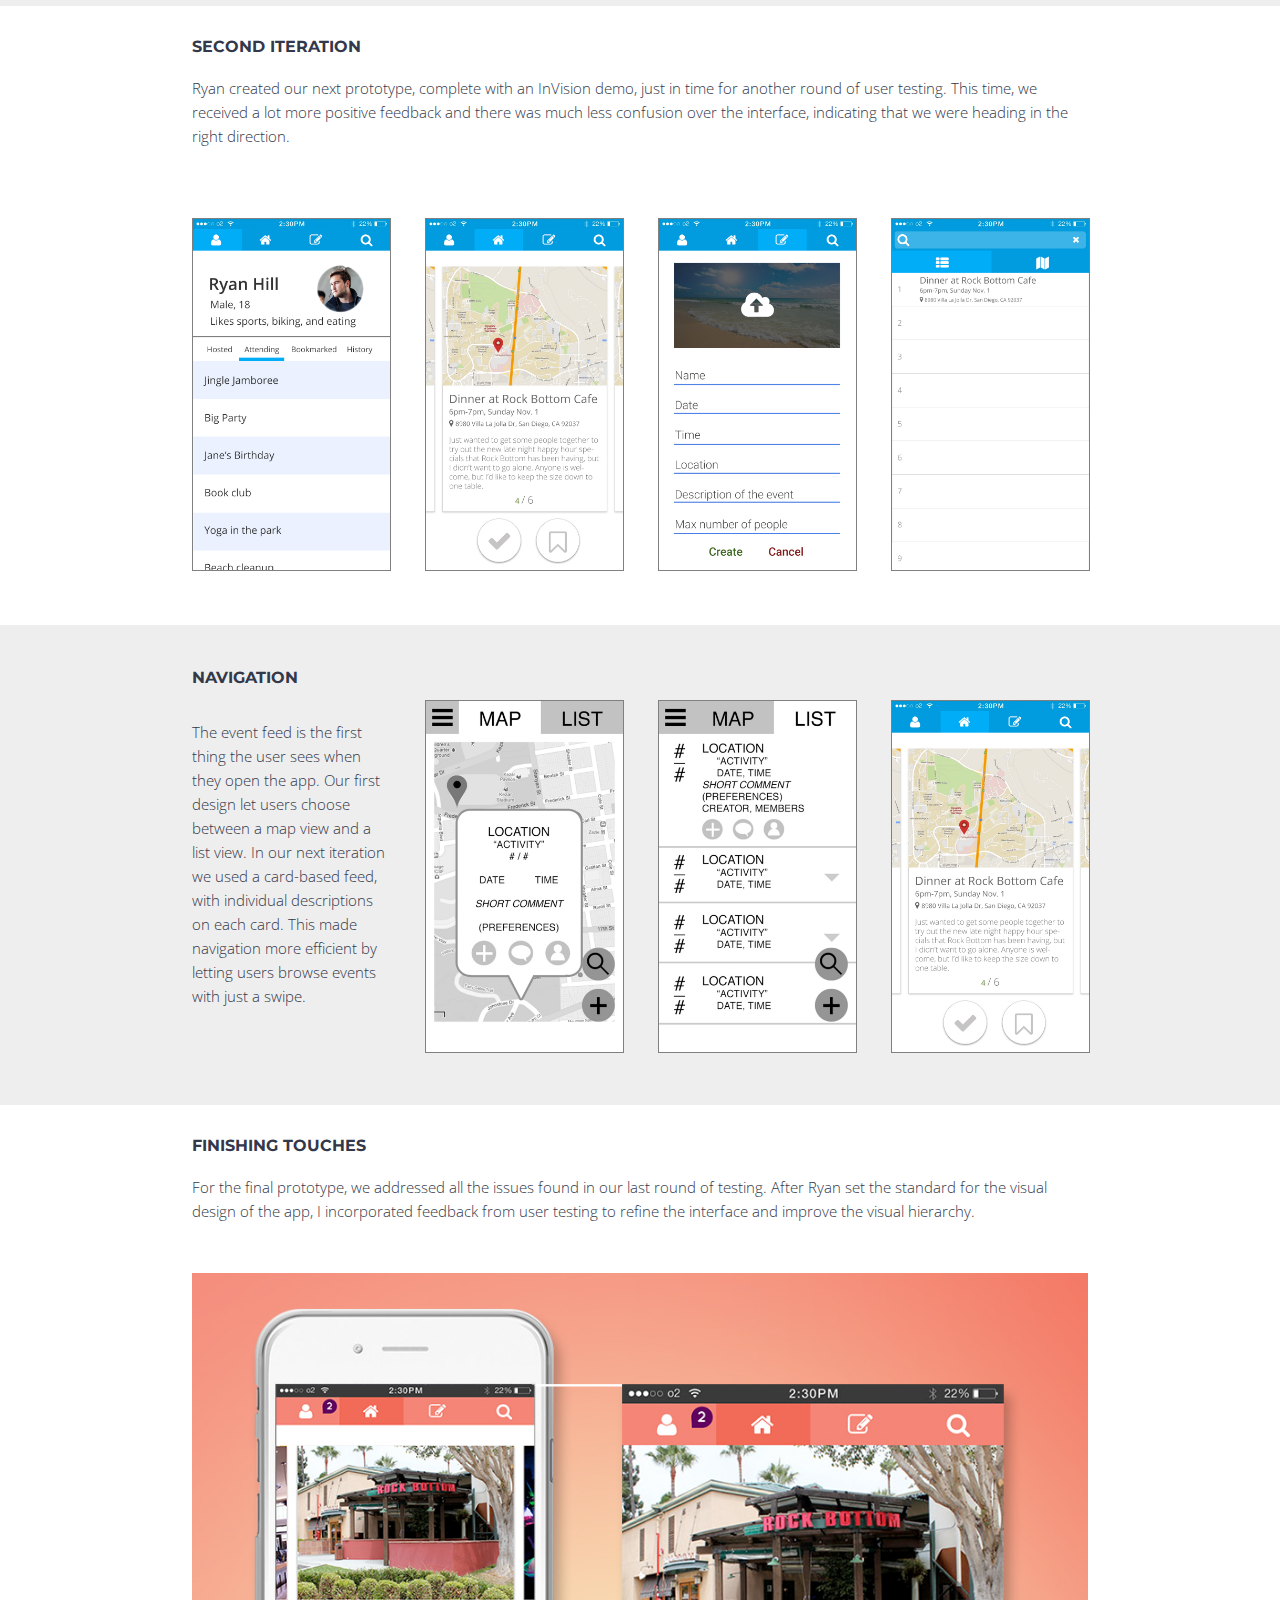
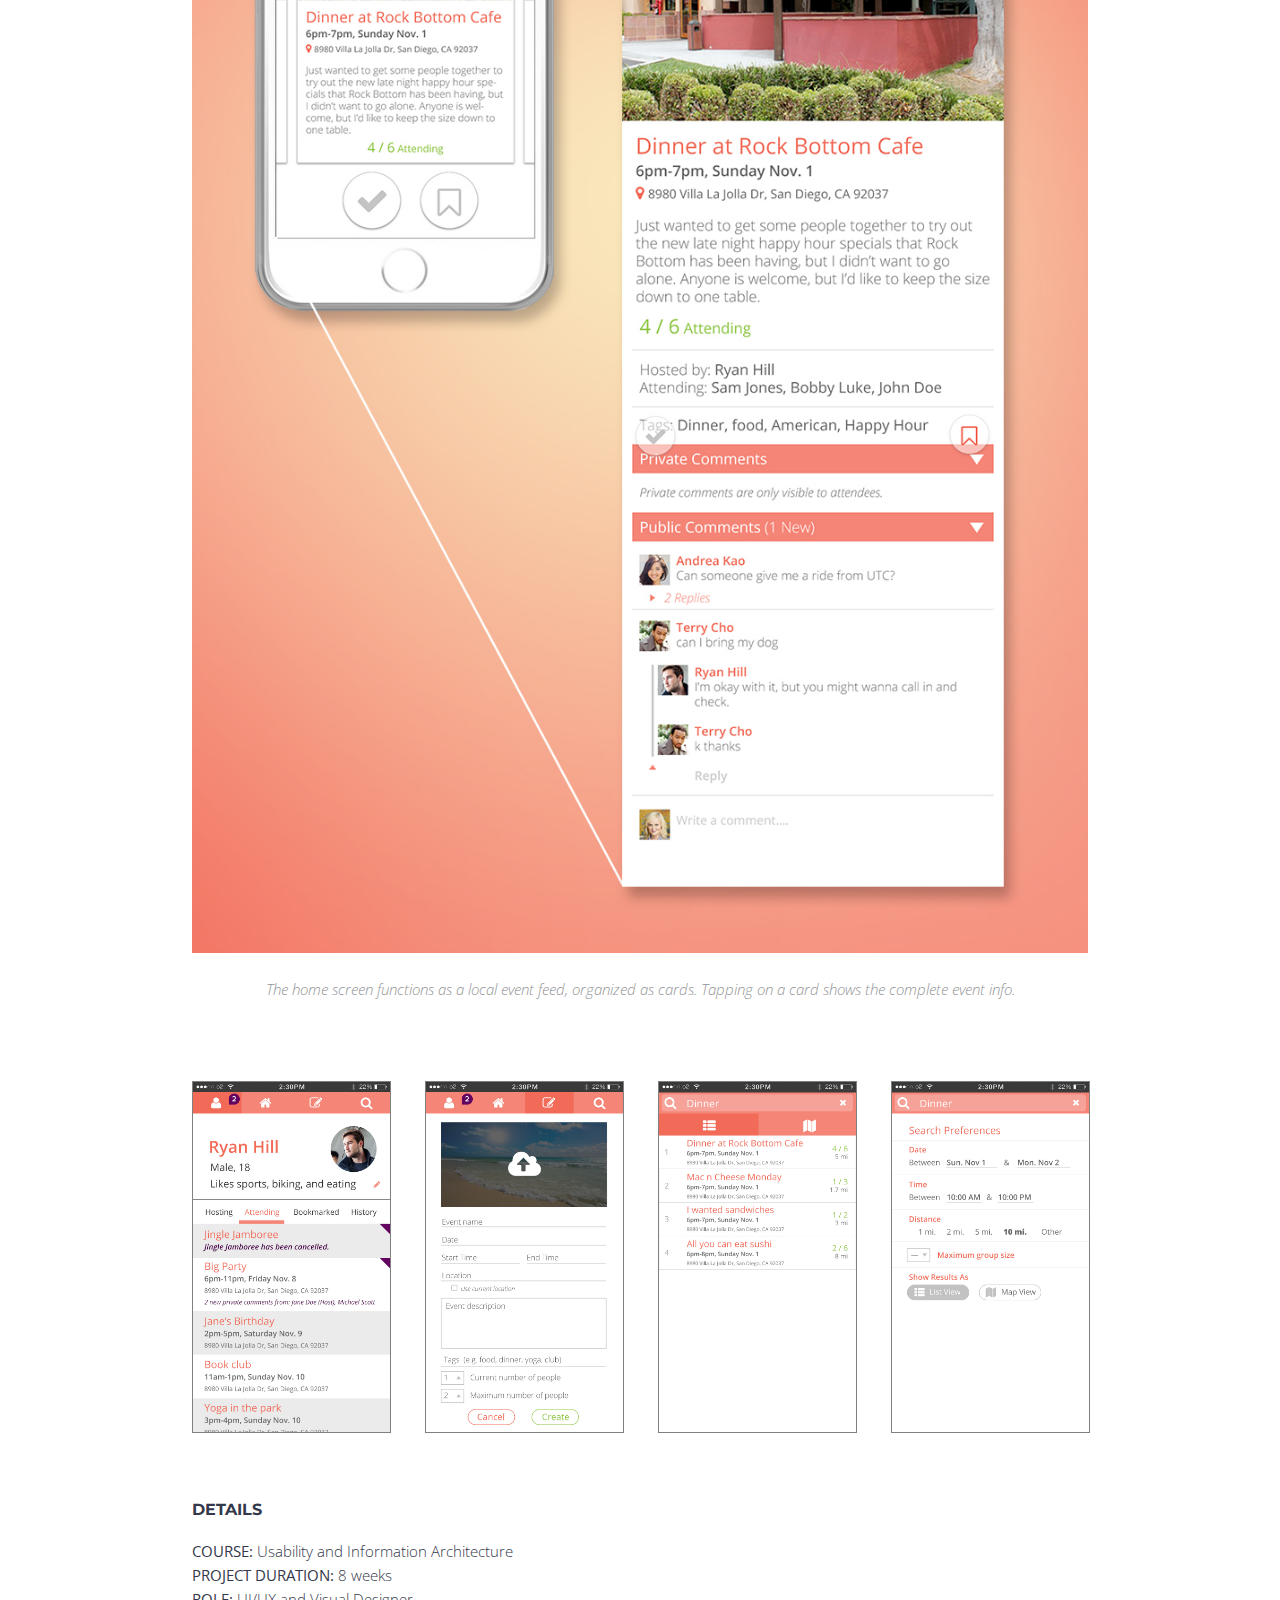
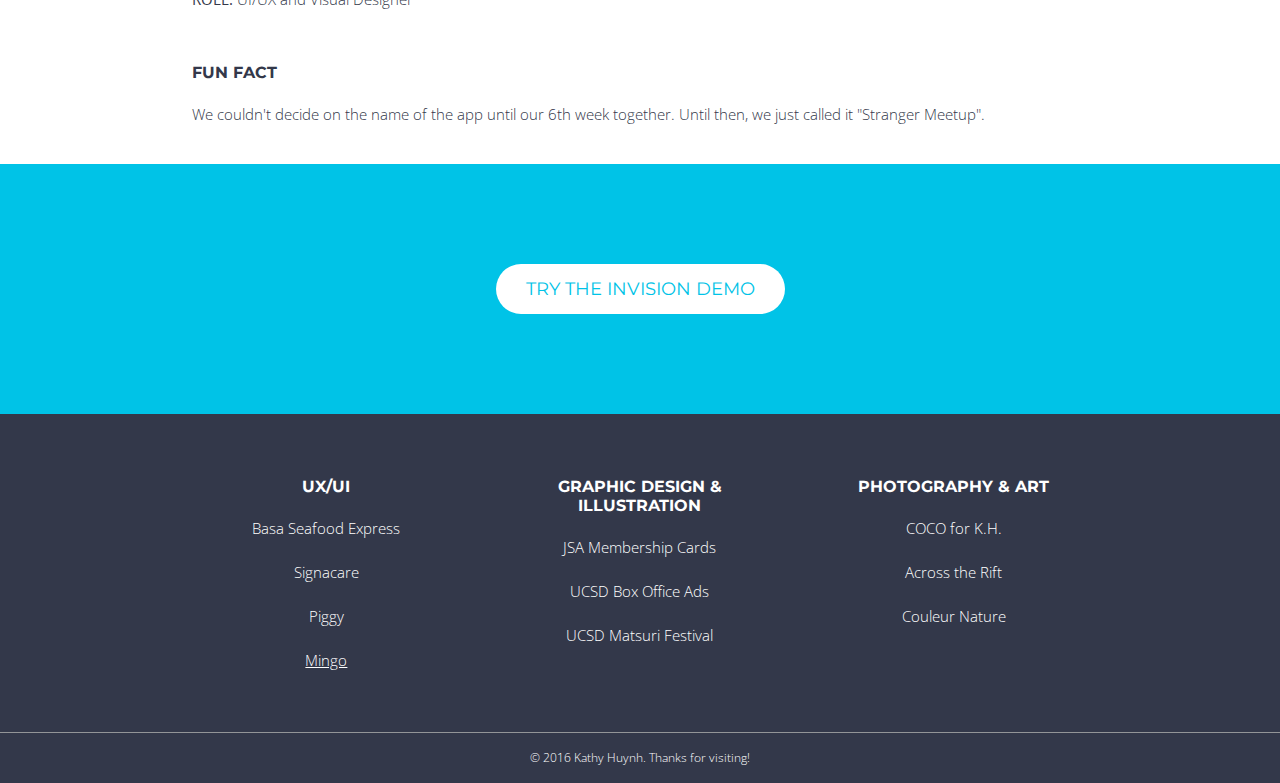
<file: project/mingo.html>
<!DOCTYPE html>
<html lang="en-US">
<head>
  <title>Kathy Huynh Design Portfolio</title>
  <meta charset="utf-8"/>
  <meta name="viewport" content="width=device-width, initial-scale=1">
  <link rel="icon" type="image/png" href="../img/favicon.png">
  <link rel="stylesheet" type="text/css" href="../hkathy.css">
  <link href="https://fonts.googleapis.com/css?family=Open+Sans:300,300i|Lora:400i|Montserrat:400" rel="stylesheet">
</head>
<body>
  <nav>
    <a href="../index.html"><div class="nav-section" id="nav-home">
      <img src="../img/nav-icon.svg" alt="KH">
    </div></a>
    <div class="nav-section" id ="nav-work">
      <a href="../index.html">Work</a>
    </div>
    <div class="nav-section" id="nav-about-contact">
      <a href="../about-contact.html">About + Contact</a>
    </div>
  </nav>
  <div class="banner-image">
    <img src="../img/mingo/banner.jpg" alt="Mingo banner image">
  </div>
  <div class="padding-standard">
    <div class="project-intro">
      <h3>Mingo</h3>
      <p>UX, App Design, Visual Design</p>
      <div class="type-blue"></div>
      <div class="type-blue"></div>
      <div class="type-blue"></div>
      <h4>Mingo is a mobile matchmaking app designed to spark friendships by putting interests first. Rather than wading through dozens of profiles before finding someone compatible, Mingo streamlines the process with an event-based system.</h4>
    </div>
  </div>

  <div class="padding-standard highlight">
    <div class="row-2">
      <div class="col-2">
        <h2>PROBLEM</h2>
        <p>Many matchmaking apps require users to sort through dozens of profiles to find someone compatible, which is a time consuming process. In addition, they’re usually aimed towards creating romantic connections rather than friendship.</p>
      </div>
      <div class="col-2">
        <h2>SOLUTION</h2>
        <p>Mingo presents users with an event feed, through which they can view and RSVP to social gatherings created by other users. By starting with a common interest and an pre-organized meet-up (dinner at a favorite restaurant, happy hour at the bar, yoga in the park, etc.), users can bypass the lengthy process other apps require in order to meet people.</p>
      </div>
    </div>
  </div>

  <div class="padding-standard">
    <br>
    <h2>The Process</h2>
    <p>When we were first brainstorming app ideas, one of the concepts that came up was “Tinder-Yelp”—basically, it would be an app to help hungry yet indecisive users decide where to eat, Tinder-style. After more discussion, we decided to pursue something along the same lines—a matchmaking app based on locational interests. It seemed appropriate to today’s society, where many young people are meeting others online.</p>
    <p>We created storyboards and personas to determine who our target market would be and how our app would impact their lives. Because college students are a large market for contemporary matchmaking apps, and because they were our most relatable demographic, we decided to focus on them.</p>

    <div class="img-fit">
      <img src="../img/mingo/personas.jpg">
    </div>
    <p>We each conducted our own user research through interviews with friends and colleagues to determine how people interact and make friends, adding onto and revising our current understanding. Overall, there seemed to be a lot of varying concerns, such as security, location, and cost. With our gatherings, we carefully considered what sort of features our app should include, such as a map display, chat system, and different types of hangouts based on relationship goals. </p>
    <p>With these ideas, we all sketched out individual wireframes, and heuristically comparing them. We identified interface patterns and missing features, narrowed our focus, and finally produced our first prototype.</p>
    <div class="img-fit">
      <img src="../img/mingo/draft.jpg">
    </div>
    <p class="caption">Our first prototype was stripped down to the essentials so that our testers could focus on the function and organization rather than aesthetic.</p>
    <p>We identified a lot of issues through user testing, such as the practical scope of use, misunderstandings of certain features, and even missing features. Since we were making a lot of changes to our app, we updated our storyboards and personas to redefine our vision and purpose.</p>
    <br>
  </div>

  <div class="padding-standard highlight">
    <div class="row-3">
      <div class="col-3">
        <h2>Communication</h2>
        <p>There was significant debate over how we should enable users to communicate with each other, and we decided to limit communication to within events. The comment section was divided into a public and private section, with the private section only visible to attendees. This re-emphasized our focus on building relationships through physical event interactions, rather than online chatting.</p>
      </div>
      <div class="col-3">
        <h2>Time Frame</h2>
        <p>We originally wanted the app to include events within a broad time frame, letting users create events planned for that day or perhaps a year later. Due to feedback, we limited the time frame After testing, we limited the time frame so that users could only create events that would take place within the next week. This emphasized the quick, efficient, yet spontaneous nature of the app.</p>
      </div>
      <div class="col-3">
        <h2>Security</h2>
        <p>As with any app that involves meeting up with strangers, security was a recurring concern. Although younger people are more open to the idea, thanks to apps like Tinder and AirBNB, there were still important measures we needed to take. In addition to standard flagging and blocking options, we chose to hide users’ event from each other to prevent suspicious users from tracking others.</p>
      </div>
    </div>
  </div>

  <div class="padding-standard">
    <br>
    <h2>Second Iteration</h2>
    <p>Ryan created our next prototype, complete with an InVision demo, just in time for another round of user testing. This time, we received a lot more positive feedback and there was much less confusion over the interface, indicating that we were heading in the right direction.</p>

    <div class="row-4">
      <div class="col-4">
        <div class="img-fit">
          <img src="../img/mingo/prototype-profile.jpg" style="border: 0.5px solid gray">
        </div>
      </div>
      <div class="col-4">
        <div class="img-fit">
          <img src="../img/mingo/prototype-main.jpg" style="border: 0.5px solid gray">
        </div>
      </div>
      <div class="col-4">
        <div class="img-fit">
          <img src="../img/mingo/prototype-create.jpg" style="border: 0.5px solid gray">
        </div>
      </div>
      <div class="col-4">
        <div class="img-fit">
          <img src="../img/mingo/prototype-search.jpg" style="border: 0.5px solid gray">
        </div>
      </div>
    </div>
  </div>

  <div class="padding-standard highlight">
    <h2>Navigation</h2>
    <div class="row-4">
      <div class="col-4">
        <p>The event feed is the first thing the user sees when they open the app. Our first design let users choose between a map view and a list view. In our next iteration we used a card-based feed, with individual descriptions on each card. This made navigation more efficient by letting users browse events with just a swipe.</p>
      </div>
      <div class="col-4">
        <div class="img-fit" style="margin:0">
          <img src="../img/mingo/draft-nav-1.jpg" style="border: 0.5px solid gray">
        </div>
      </div>
      <div class="col-4">
        <div class="img-fit" style="margin:0">
          <img src="../img/mingo/draft-nav-2.jpg" style="border: 0.5px solid gray">
        </div>
      </div>
      <div class="col-4">
        <div class="img-fit" style="margin:0">
          <img src="../img/mingo/prototype-main.jpg" style="border: 0.5px solid gray">
        </div>
      </div>
    </div>
    <br>
  </div>

  <div class="padding-standard">
    <br>
    <h2>Finishing Touches</h2>
    <p>For the final prototype, we addressed all the issues found in our last round of testing. After Ryan set the standard for the visual design of the app, I incorporated feedback from user testing to refine the interface and improve the visual hierarchy.</p>

    <div class="img-fit">
      <img src="../img/mingo/mockup-main.jpg">
    </div>
    <p class="caption">The home screen functions as a local event feed, organized as cards. Tapping on a card shows the complete event info.</p>

    <div class="row-4">
      <div class="col-4">
        <div class="img-fit">
          <img src="../img/mingo/final-profile.jpg" style="border: 0.5px solid gray">
        </div>
      </div>
      <div class="col-4">
        <div class="img-fit">
          <img src="../img/mingo/final-create.jpg" style="border: 0.5px solid gray">
        </div>
      </div>
      <div class="col-4">
        <div class="img-fit">
          <img src="../img/mingo/final-search-1.jpg" style="border: 0.5px solid gray">
        </div>
      </div>
      <div class="col-4">
        <div class="img-fit">
          <img src="../img/mingo/final-search-2.jpg" style="border: 0.5px solid gray">
        </div>
      </div>
    </div>

    <h2>Details</h2>
    <p><b>COURSE:</b> Usability and Information Architecture
      <br><b>PROJECT DURATION:</b> 8 weeks
      <br><b>ROLE:</b> UI/UX and Visual Designer</p>
      <br>
      <h2>Fun Fact</h2>
      <p>We couldn't decide on the name of the app until our 6th week together. Until then, we just called it "Stranger Meetup".</p>
      <br>
    </div>

    <div class="highlight-link">
      <a href="https://projects.invisionapp.com/share/K355LWPBQ"><button>Try the Invision demo</button></a>
    </div>

    <div class="project-index">
      <div class="padding-standard">
        <div class="row-3">
          <div class="col-3">
            <h2>UX/UI</h2>
            <a href="basa-seafood-express.html"><p>Basa Seafood Express</p></a>
            <a href="signacare.html"><p>Signacare</p></a>
            <a href="piggy.html"><p>Piggy</p></a>
            <a href="mingo.html"><p class="current-project">Mingo</p></a>
          </div>
          <div class="col-3">
            <h2>Graphic Design &amp; Illustration</h2>
            <a href="jsa-membership-cards.html"><p>JSA Membership Cards</p></a>
            <a href="ucsd-box-office-ads.html"><p>UCSD Box Office Ads</p></a>
            <a href="ucsd-matsuri-festival.html"><p>UCSD Matsuri Festival</p></a>
          </div>
          <div class="col-3">
            <h2>Photography &amp; Art</h2>
            <a href="coco-for-kh.html"><p>COCO for K.H.</p></a>
            <a href="across-the-rift.html"><p>Across the Rift</p></a>
            <a href="couleur-nature.html"><p>Couleur Nature</p></a>
          </div>
        </div>
      </div>
    </div>

    <footer class="project-footer">&copy; 2016 Kathy Huynh. Thanks for visiting!</footer>
  </body>

  </html>
</file>
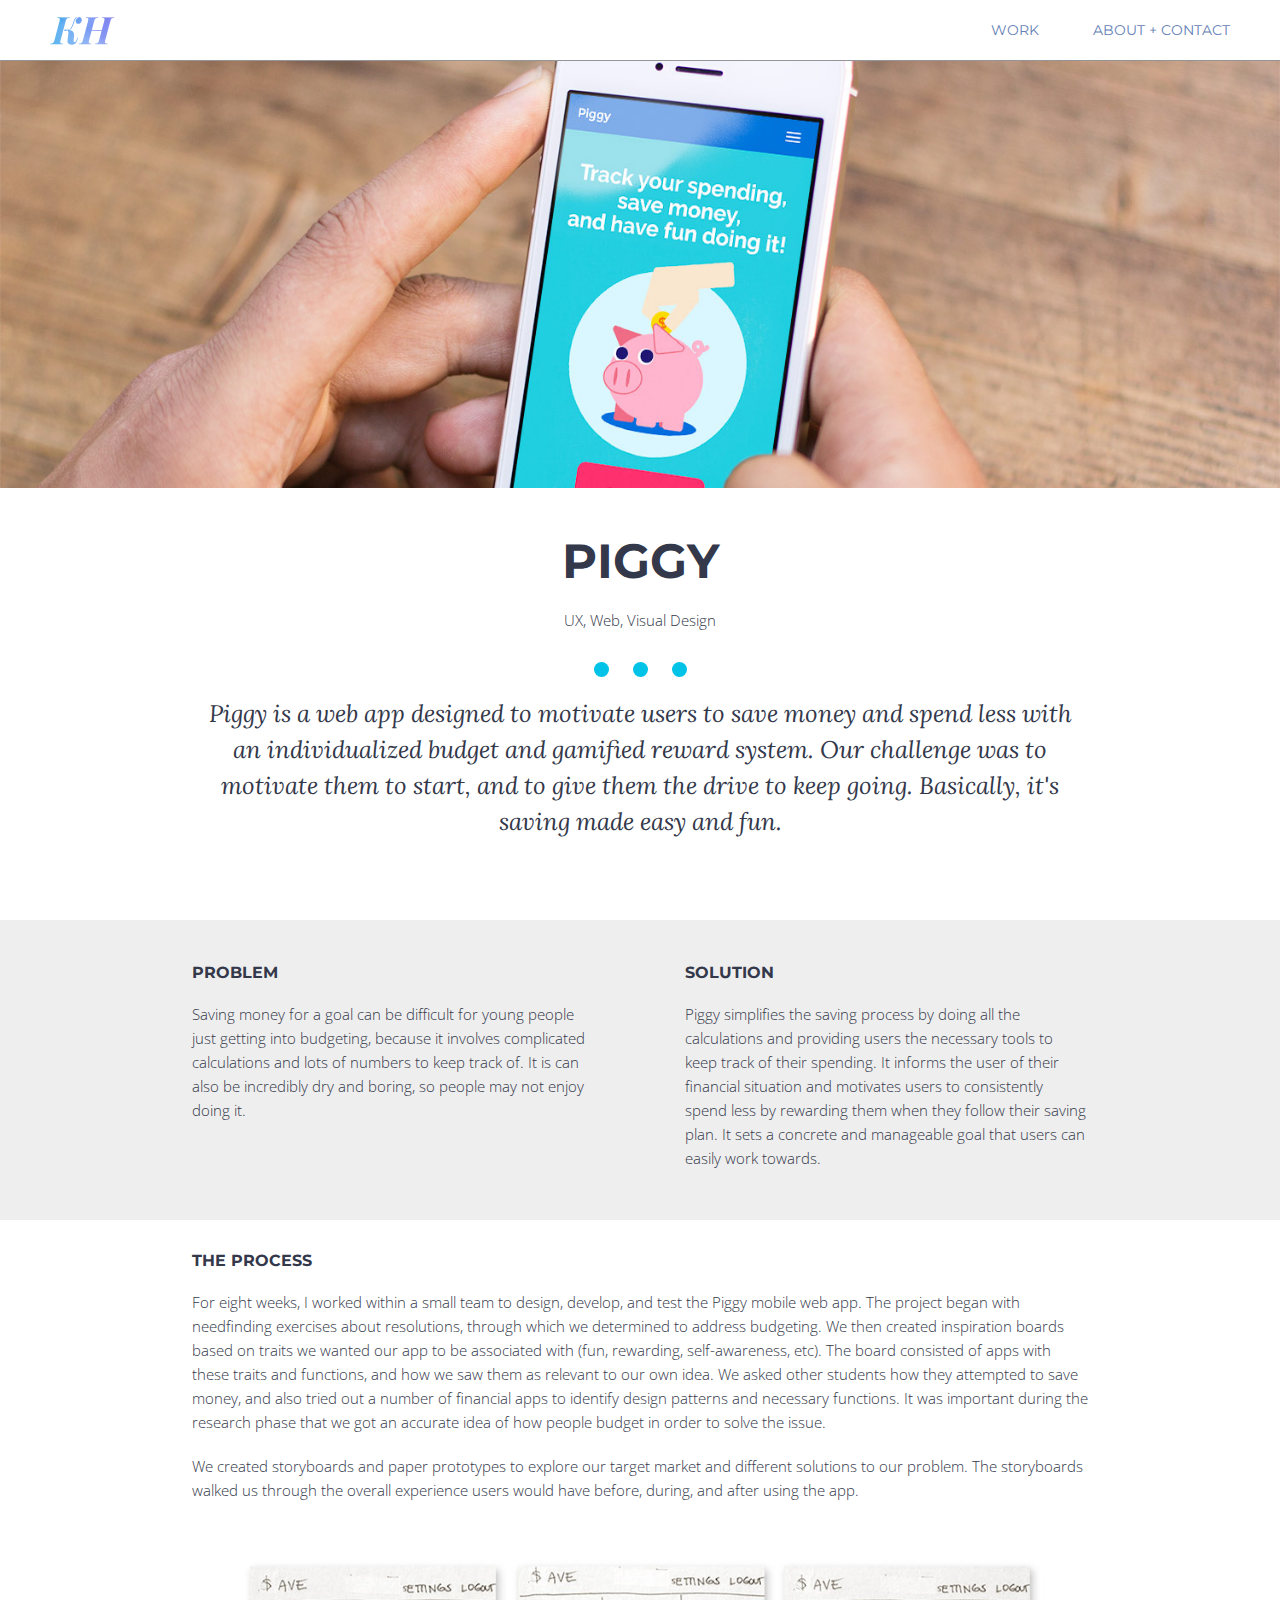
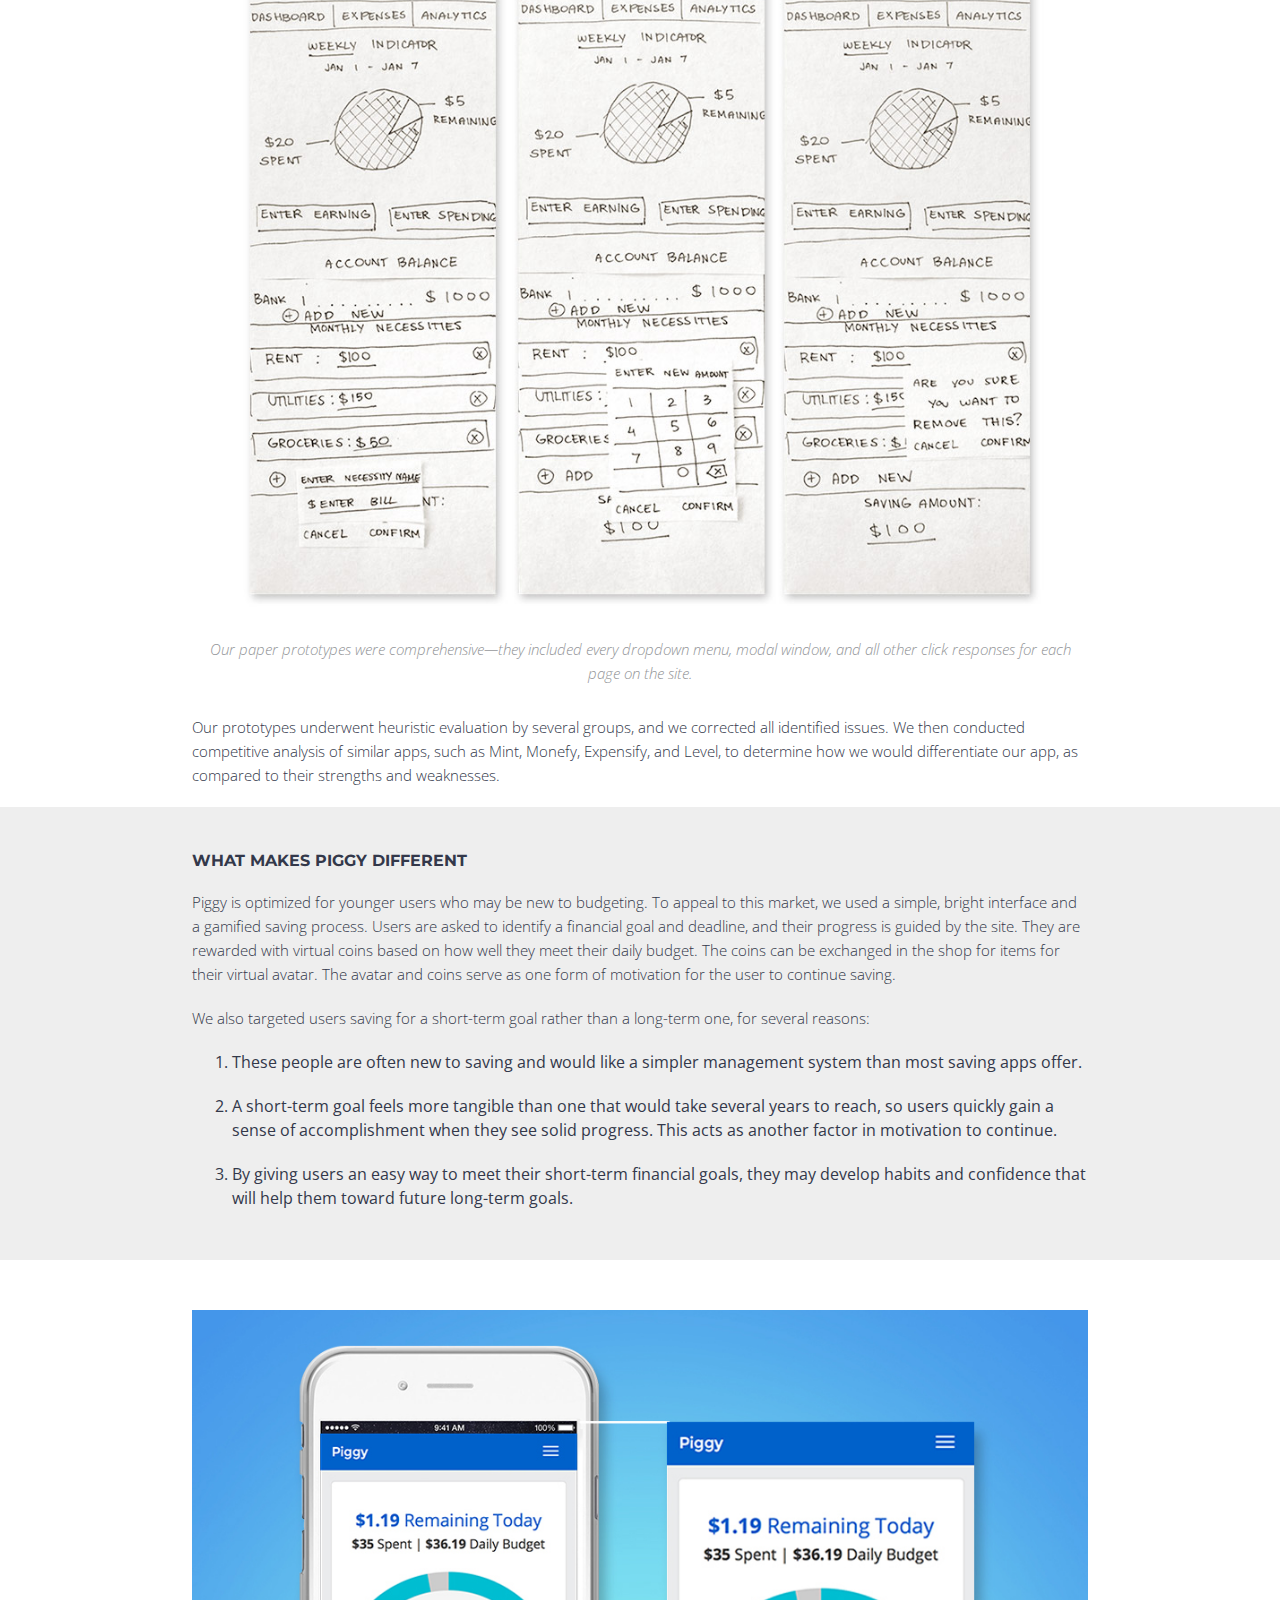
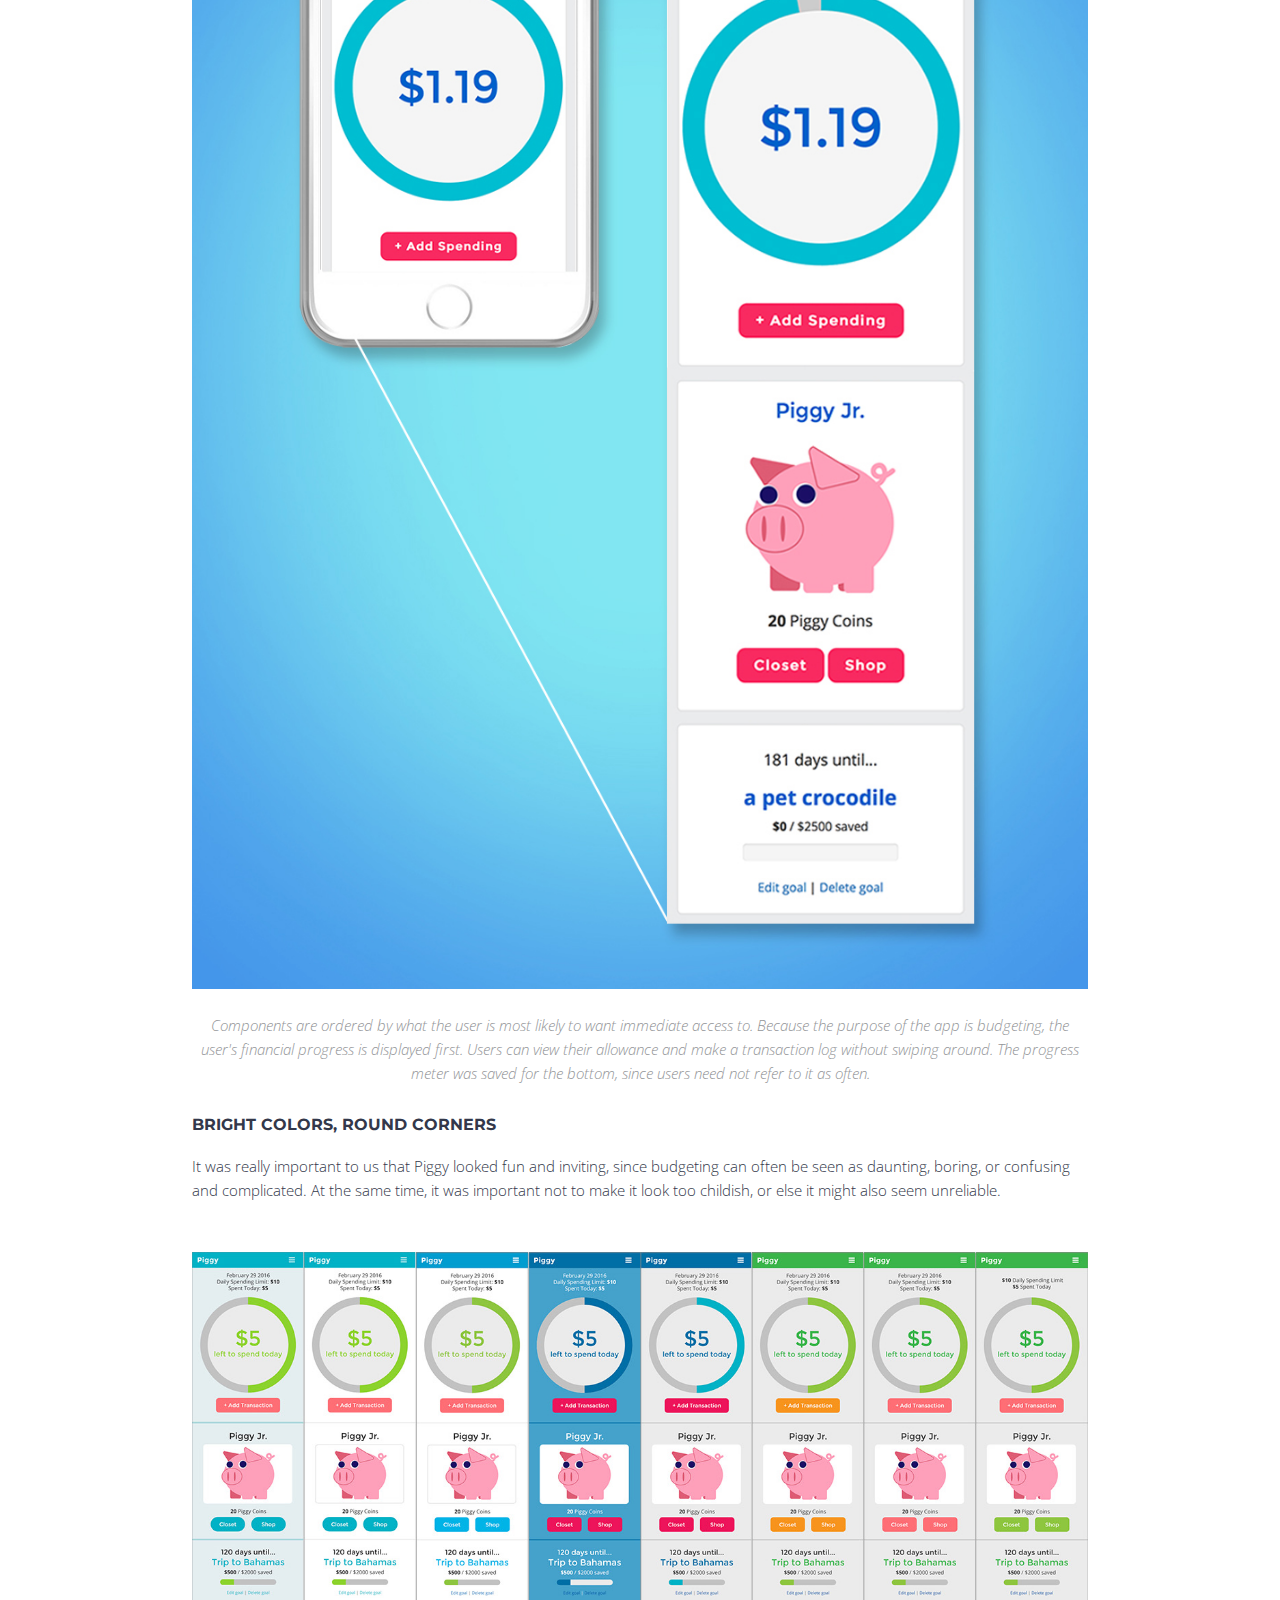
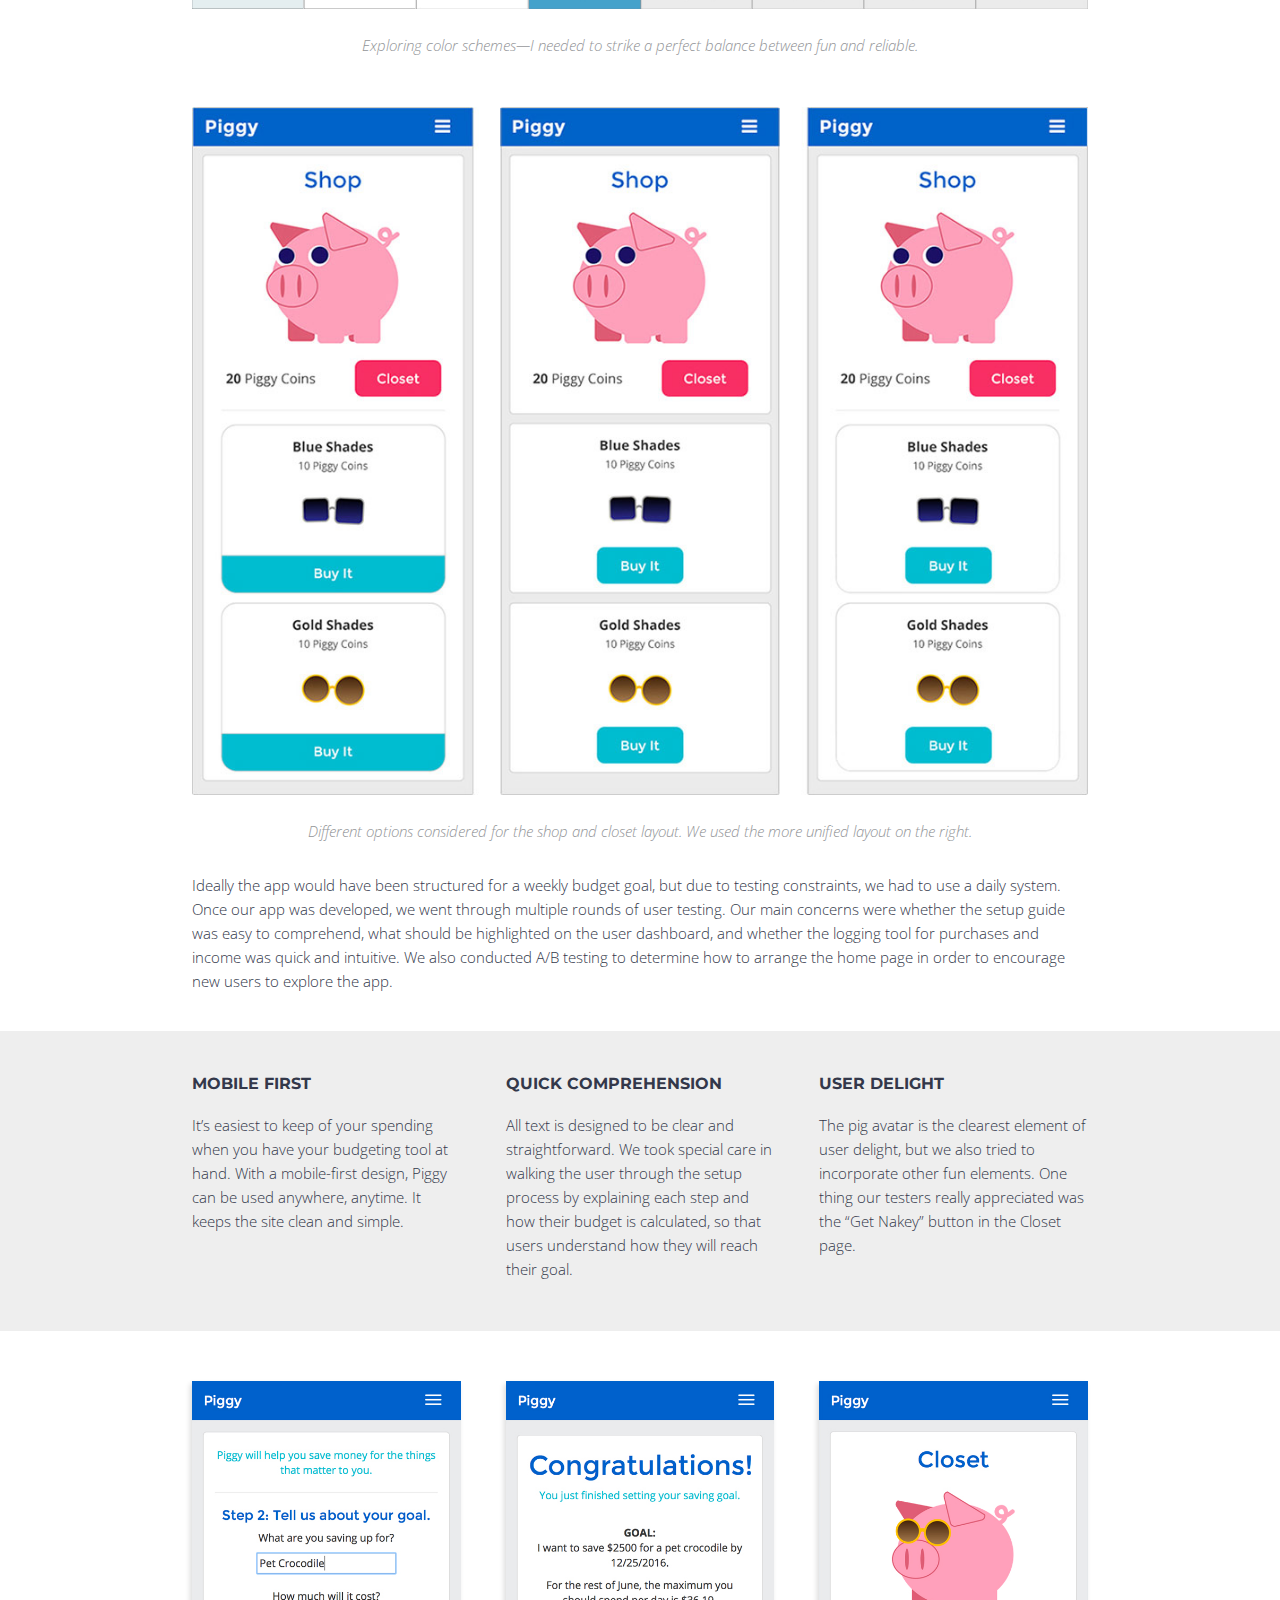
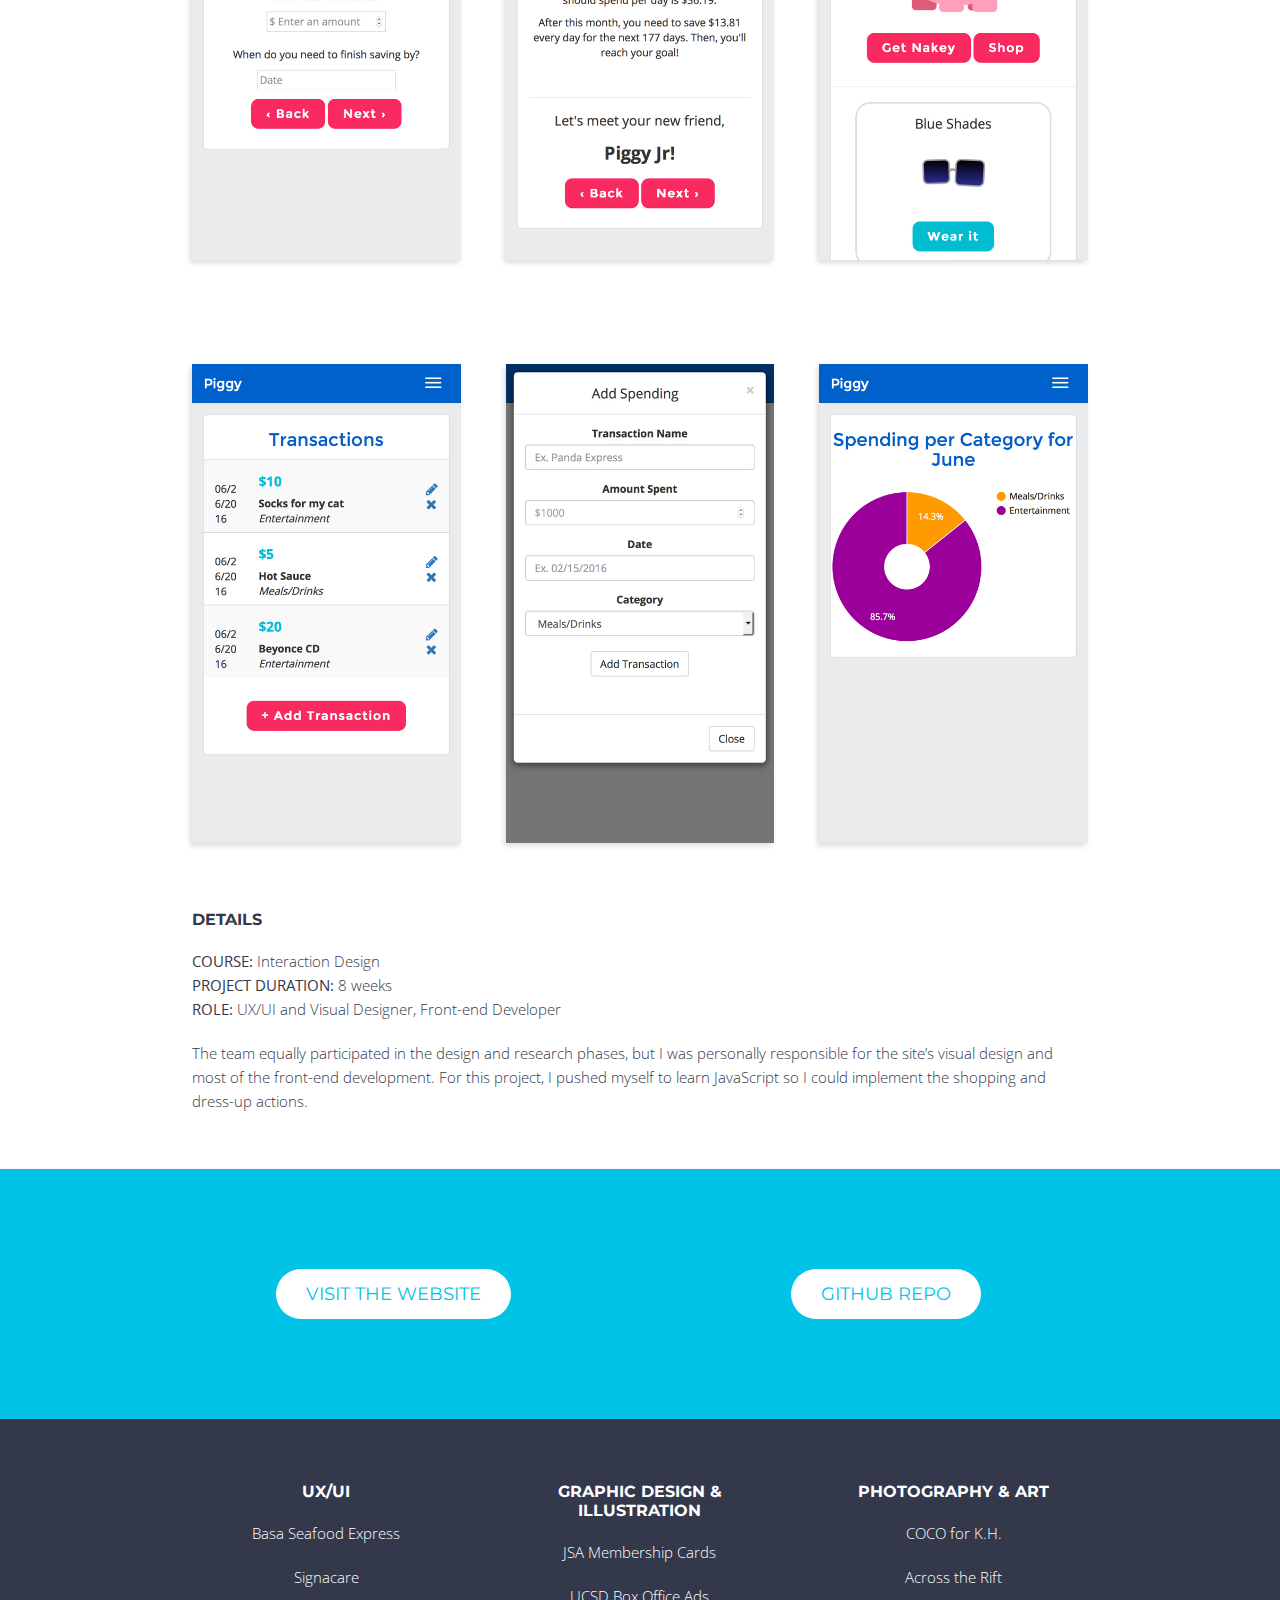
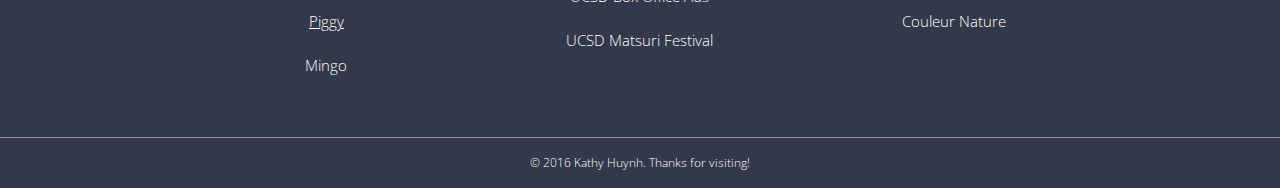
<file: project/piggy.html>
<!DOCTYPE html>
<html lang="en-US">
<head>
  <title>Kathy Huynh Design Portfolio</title>
  <meta charset="utf-8"/>
  <meta name="viewport" content="width=device-width, initial-scale=1">
  <link rel="icon" type="image/png" href="../img/favicon.png">
  <link rel="stylesheet" type="text/css" href="../hkathy.css">
  <link href="https://fonts.googleapis.com/css?family=Open+Sans:300,300i|Lora:400i|Montserrat:400" rel="stylesheet">
</head>
<body>
  <nav>
    <a href="../index.html"><div class="nav-section" id="nav-home">
      <img src="../img/nav-icon.svg" alt="KH">
    </div></a>
    <div class="nav-section" id ="nav-work">
      <a href="../index.html">Work</a>
    </div>
    <div class="nav-section" id="nav-about-contact">
      <a href="../about-contact.html">About + Contact</a>
    </div>
  </nav>
  <div class="banner-image">
    <img src="../img/piggy/banner.jpg" alt="Piggy banner image">
  </div>
  <div class="padding-standard">
    <div class="project-intro">
      <h3>Piggy</h3>
      <p>UX, Web, Visual Design</p>
      <div class="type-blue"></div>
      <div class="type-blue"></div>
      <div class="type-blue"></div>
      <h4>Piggy is a web app designed to motivate users to save money and spend less with an individualized budget and gamified reward system. Our challenge was to motivate them to start, and to give them the drive to keep going. Basically, it's saving made easy and fun.</h4>
    </div>
  </div>

  <div class="padding-standard highlight">
    <div class="row-2">
      <div class="col-2">
        <h2>PROBLEM</h2>
        <p>Saving money for a goal can be difficult for young people just getting into budgeting, because it involves complicated calculations and lots of numbers to keep track of. It is can also be incredibly dry and boring, so people may not enjoy doing it.</p>
      </div>
      <div class="col-2">
        <h2>SOLUTION</h2>
        <p>Piggy simplifies the saving process​ by doing all the calculations and providing users the necessary tools to keep track of their spending. It informs the user of their financial situation and ​motivates users ​to consistently spend less ​by rewarding them when they follow their saving plan. It sets a concrete and manageable goal that users can easily work towards.</p>
      </div>
    </div>
  </div>

  <div class="padding-standard">
    <br>
    <h2>The Process</h2>
    <p>For eight weeks, I worked within a small team to design, develop, and test the Piggy mobile web app. The project began with needfinding exercises about resolutions, through which we determined to address budgeting. We then created inspiration boards based on traits we wanted our app to be associated with (fun, rewarding, self-awareness, etc). The board consisted of apps with these traits and functions, and how we saw them as relevant to our own idea. We asked other students how they attempted to save money, and also tried out a number of financial apps to identify design patterns and necessary functions. It was important during the research phase that we got an accurate idea of how people budget in order to solve the issue.</p>
    <p>We created storyboards and paper prototypes to explore our target market and different solutions to our problem. The storyboards walked us through the overall experience users would have before, during, and after using the app.</p>

    <div class="img-fit">
      <img src="../img/piggy/paper.jpg">
    </div>
    <p class="caption">Our paper prototypes were comprehensive—they included every dropdown menu, modal window, and all other click responses for each page on the site.</p>

    <p>Our prototypes underwent heuristic evaluation by several groups, and we corrected all identified issues. We then conducted competitive analysis of similar apps, such as Mint, Monefy, Expensify, and Level, to determine how we would differentiate our app, as compared to their strengths and weaknesses.</p>

  </div>

  <div class="padding-standard highlight">
    <h2>What Makes Piggy Different</h2>
    <p>Piggy is optimized for younger users who may be new to budgeting. To appeal to this market, we used a simple, bright interface and a gamified saving process. Users are asked to identify a financial goal and deadline, and their progress is guided by the site. They are rewarded with virtual coins based on how well they meet their daily budget. The coins can be exchanged in the shop for items for their virtual avatar. The avatar and coins serve as one form of motivation for the user to continue saving.</p>
    <p>We also targeted users saving for a short-term goal ​rather than a long-term one, for several reasons:</p>
    <ol>
      <li>These people are often new to saving and would like a simpler management system than most saving apps offer.</li>
      <li>A short-term goal feels more tangible than one that would take several years to reach, so users quickly gain a sense of accomplishment when they see solid progress. This acts as another factor in motivation to continue.</li>
      <li>By giving users an easy way to meet their short-term financial goals, they may develop habits and confidence that will help them toward future long-term goals.</li>
    </ol>
  </div>

  <div class="padding-standard">
    <div class="img-fit">
      <img src="../img/piggy/main.jpg">
    </div>
    <p class="caption">Components are ordered by what the user is most likely to want immediate access to. Because the purpose of the app is budgeting, the user's financial progress is displayed first. Users can view their allowance and make a transaction log without swiping around. The progress meter was saved for the bottom, since users need not refer to it as often.</p>
    <h2>Bright Colors, Round Corners</h2>
    <p>It was really important to us that Piggy looked fun and inviting, since budgeting can often be seen as daunting, boring, or confusing and complicated. At the same time, it was important not to make it look too childish, or else it might also seem unreliable.</p>
    <div class="img-fit">
      <img src="../img/piggy/colors.jpg">
    </div>
    <p class="caption">Exploring color schemes—I needed to strike a perfect balance between fun and reliable.</p>
    <div class="img-fit">
      <img src="../img/piggy/shop-drafts.jpg">
    </div>
    <p class="caption">Different options considered for the shop and closet layout. We used the more unified layout on the right.</p>

    <p>Ideally the app would have been structured for a weekly budget goal, but due to testing constraints, we had to use a daily system. Once our app was developed, we went through multiple rounds of user testing. Our main concerns were whether the setup guide was easy to comprehend, what should be highlighted on the user dashboard, and whether the logging tool for purchases and income was quick and intuitive. We also conducted A/B testing to determine how to arrange the home page in order to encourage new users to explore the app.</p>
    <br>
  </div>

  <div class="padding-standard highlight">
    <div class="row-3">
      <div class="col-3">
        <h2>Mobile First</h2>
        <p>It’s easiest to keep of your spending when you have your budgeting tool at hand. With a mobile-first design, Piggy can be used anywhere, anytime. It keeps the site clean and simple.</p>
      </div>
      <div class="col-3">
        <h2>Quick Comprehension</h2>
        <p>All text is designed to be clear and straightforward. We took special care in walking the user through the setup process by explaining each step and how their budget is calculated, so that users understand how they will reach their goal.</p>
      </div>
      <div class="col-3">
        <h2>User Delight</h2>
        <p>The pig avatar is the clearest element of user delight, but we also tried to incorporate other fun elements. One thing our testers really appreciated was the “Get Nakey” button in the Closet page.</p>
      </div>
    </div>
  </div>

  <div class="padding-standard">
    <div class="row-3">
      <div class="col-3">
        <div class="img-fit">
          <img src="../img/piggy/screen-1.jpg" class="shadow">
        </div>
      </div>
      <div class="col-3">
        <div class="img-fit">
          <img src="../img/piggy/screen-2.jpg" class="shadow">
        </div>
      </div>
      <div class="col-3">
        <div class="img-fit">
          <img src="../img/piggy/screen-3.jpg" class="shadow">
        </div>
      </div>
    </div>
    <div class="row-3">
      <div class="col-3">
        <div class="img-fit">
          <img src="../img/piggy/screen-4.jpg" class="shadow">
        </div>
      </div>
      <div class="col-3">
        <div class="img-fit">
          <img src="../img/piggy/screen-5.jpg" class="shadow">
        </div>
      </div>
      <div class="col-3">
        <div class="img-fit">
          <img src="../img/piggy/screen-6.jpg" class="shadow">
        </div>
      </div>
    </div>

    <h2>Details</h2>
    <p><b>COURSE:</b> Interaction Design
      <br><b>PROJECT DURATION:</b> 8 weeks
      <br><b>ROLE:</b> UX/UI and Visual Designer, Front-end Developer</p>
      <p>The team equally participated in the design and research phases, but I was personally responsible for the site’s visual design and most of the front-end development. For this project, I pushed myself to learn JavaScript so I could implement the shopping and dress-up actions.</p>
      <br><br>
    </div>

    <div class="highlight-link">
      <div class="padding-standard">
        <div class="row-2">
          <div class="col-2" style="text-align: center">
            <a href="http://piggy170app.herokuapp.com/"><button>Visit the website</button></a>
          </div>
          <div class="col-2" style="text-align: center">
            <a href="https://github.com/paulkim94/app170"><button class="btn-margin">Github Repo</button></a>
          </div>
        </div>
      </div>
    </div>

    <div class="project-index">
      <div class="padding-standard">
        <div class="row-3">
          <div class="col-3">
            <h2>UX/UI</h2>
            <a href="basa-seafood-express.html"><p>Basa Seafood Express</p></a>
            <a href="signacare.html"><p>Signacare</p></a>
            <a href="piggy.html"><p class="current-project">Piggy</p></a>
            <a href="mingo.html"><p>Mingo</p></a>
          </div>
          <div class="col-3">
            <h2>Graphic Design &amp; Illustration</h2>
            <a href="jsa-membership-cards.html"><p>JSA Membership Cards</p></a>
            <a href="ucsd-box-office-ads.html"><p>UCSD Box Office Ads</p></a>
            <a href="ucsd-matsuri-festival.html"><p>UCSD Matsuri Festival</p></a>
          </div>
          <div class="col-3">
            <h2>Photography &amp; Art</h2>
            <a href="coco-for-kh.html"><p>COCO for K.H.</p></a>
            <a href="across-the-rift.html"><p>Across the Rift</p></a>
            <a href="couleur-nature.html"><p>Couleur Nature</p></a>
          </div>
        </div>
      </div>
    </div>

    <footer class="project-footer">&copy; 2016 Kathy Huynh. Thanks for visiting!</footer>
  </body>

  </html>
</file>
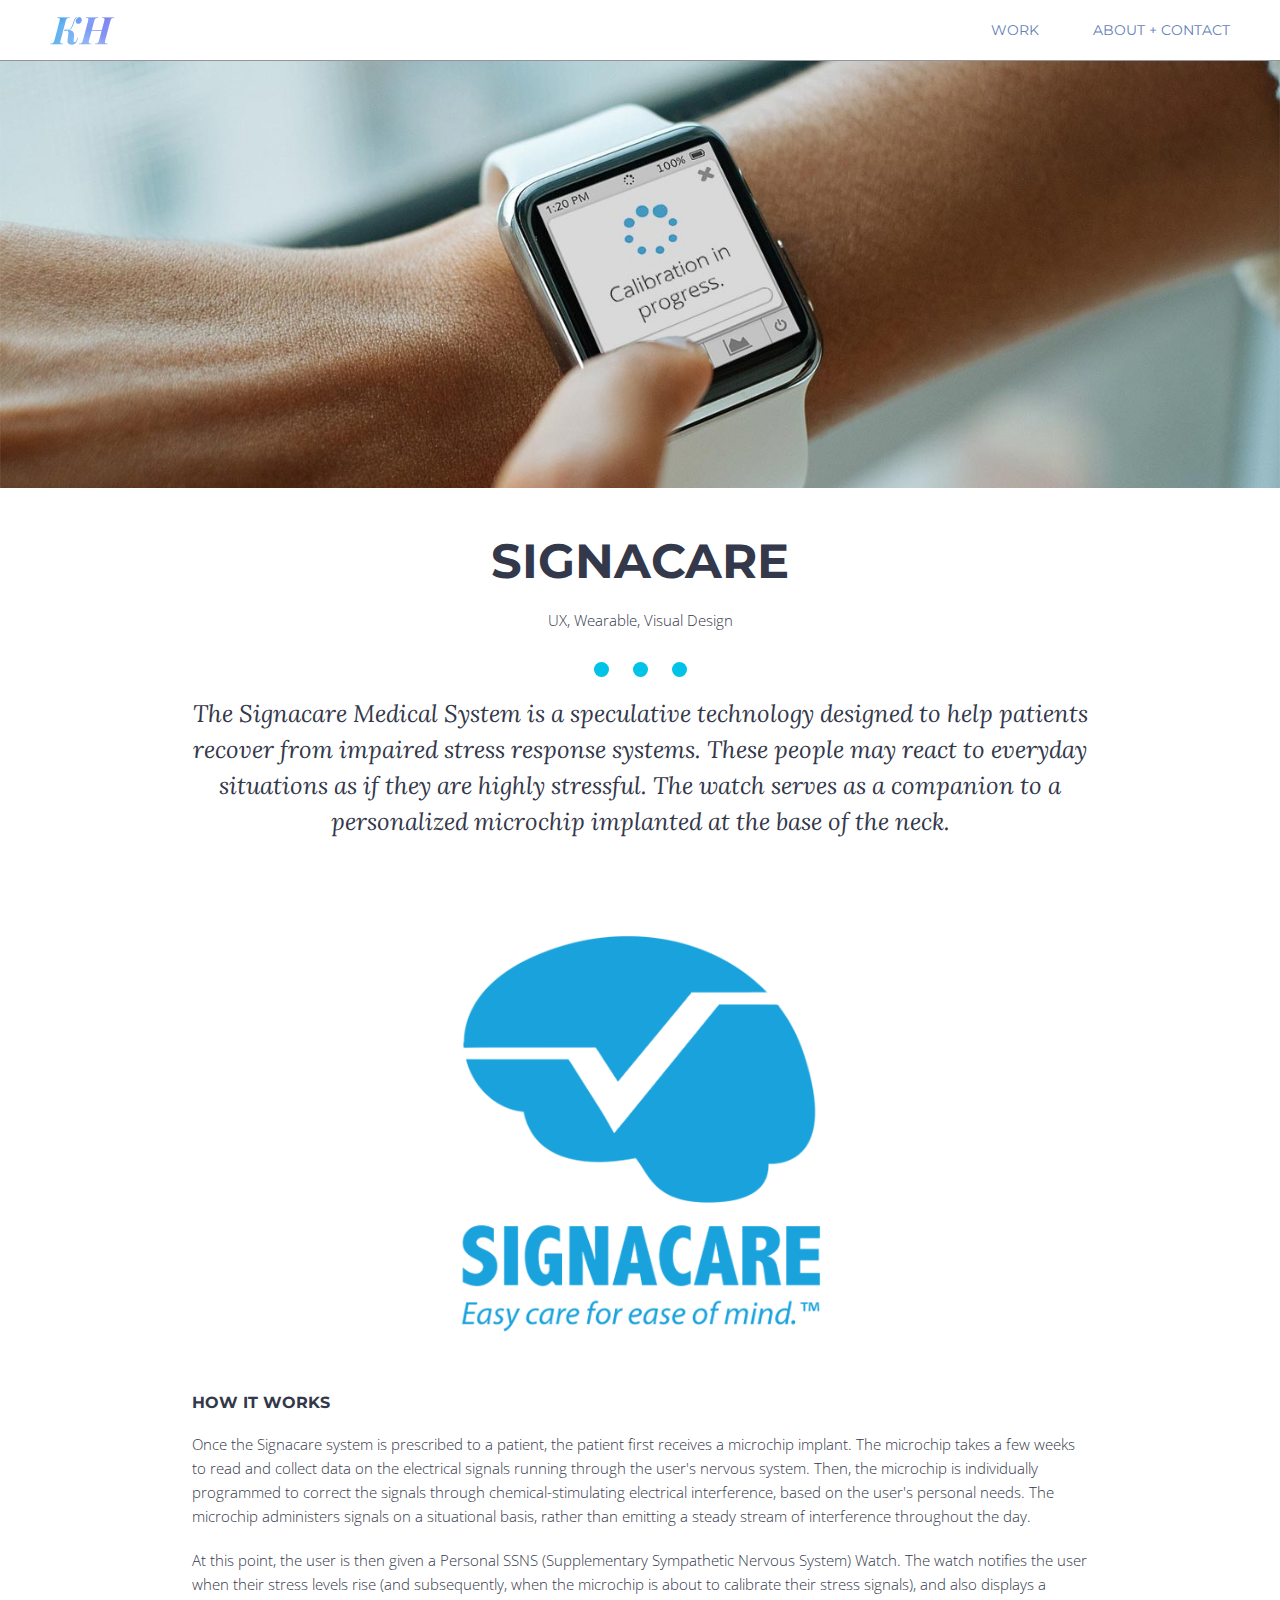
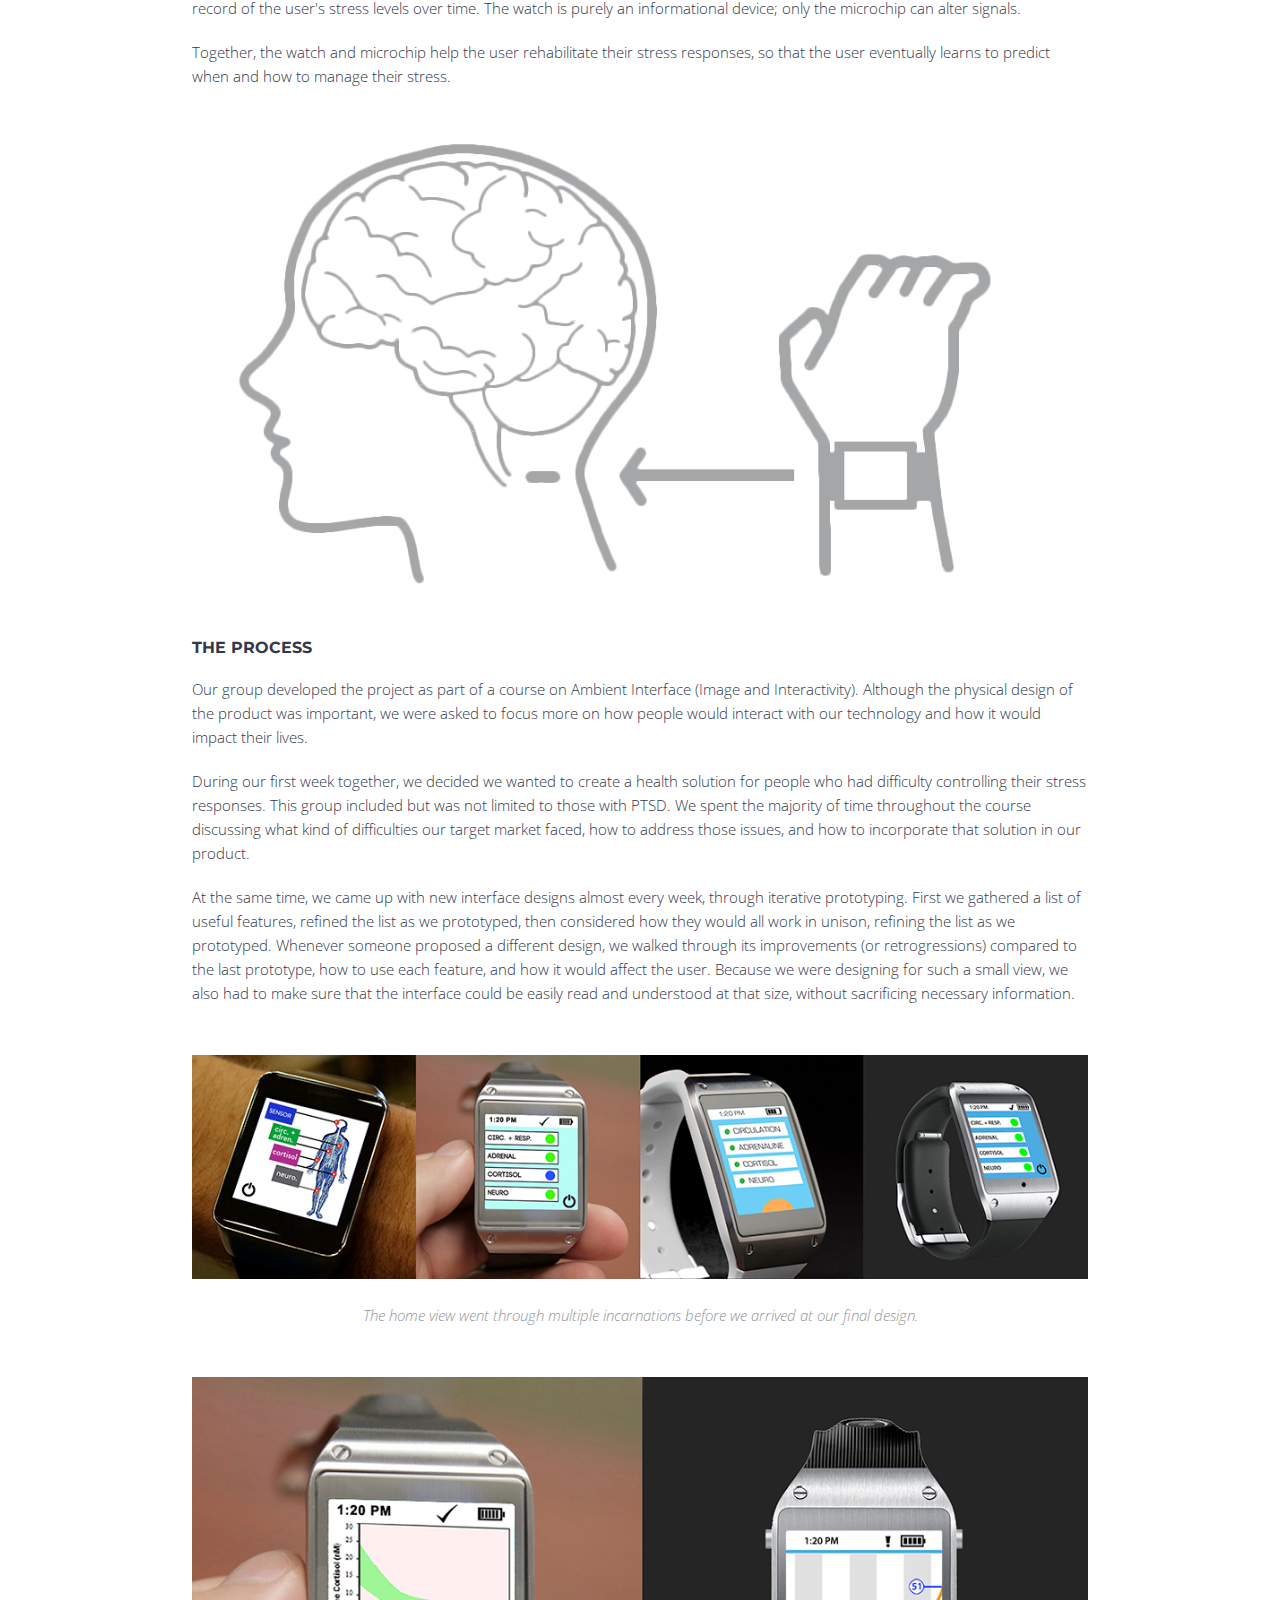
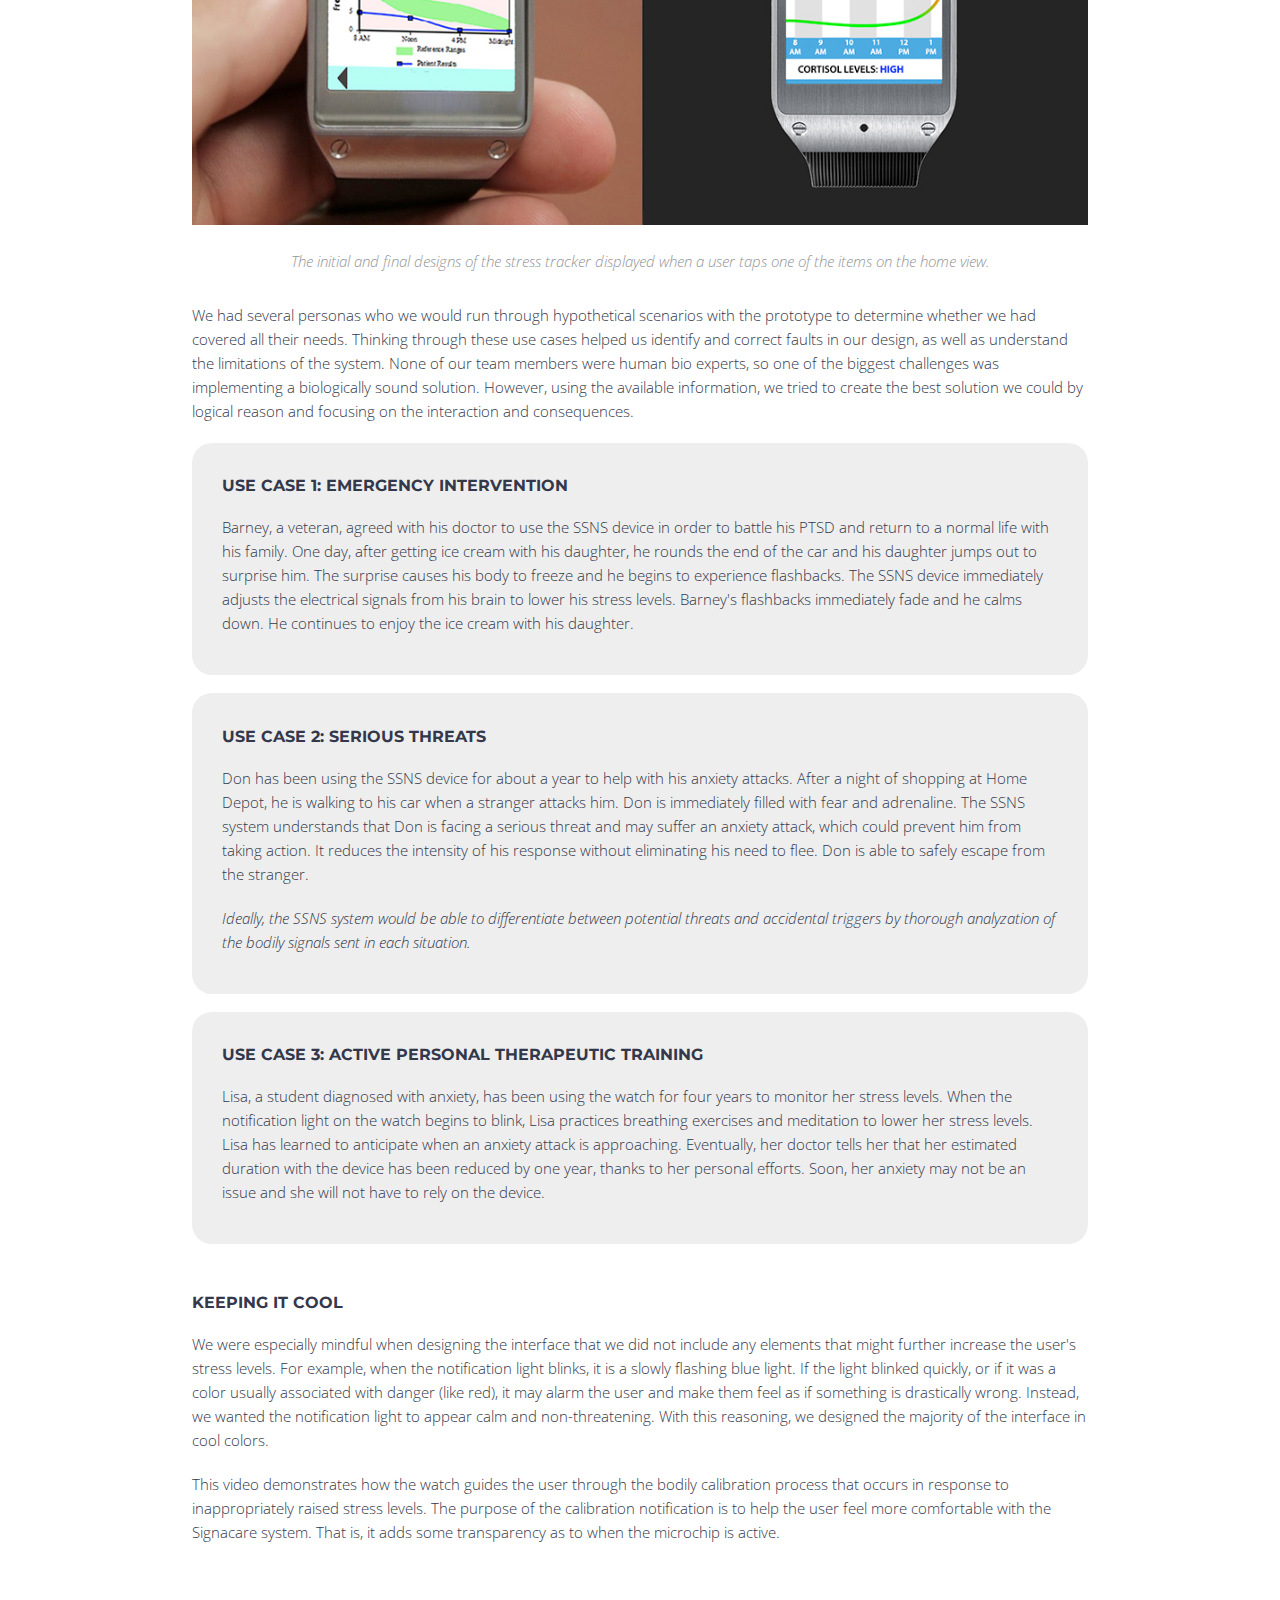
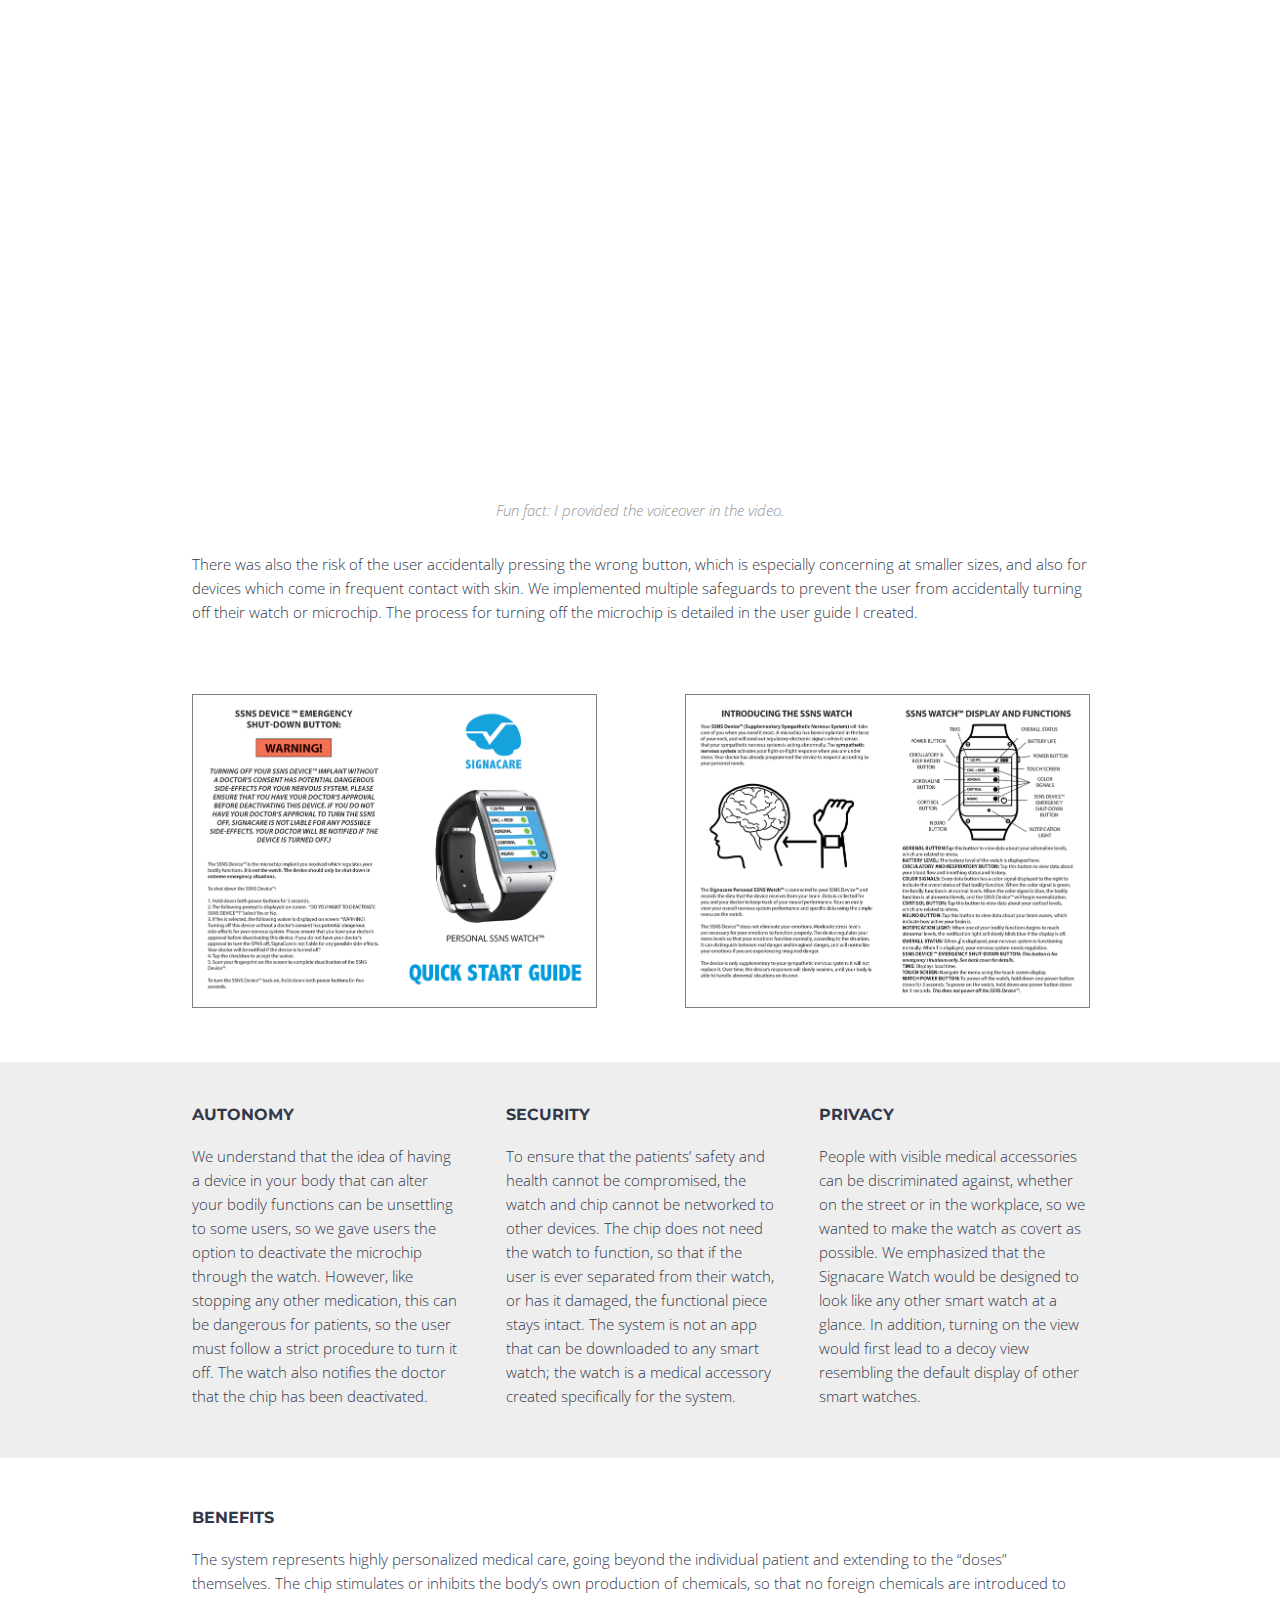
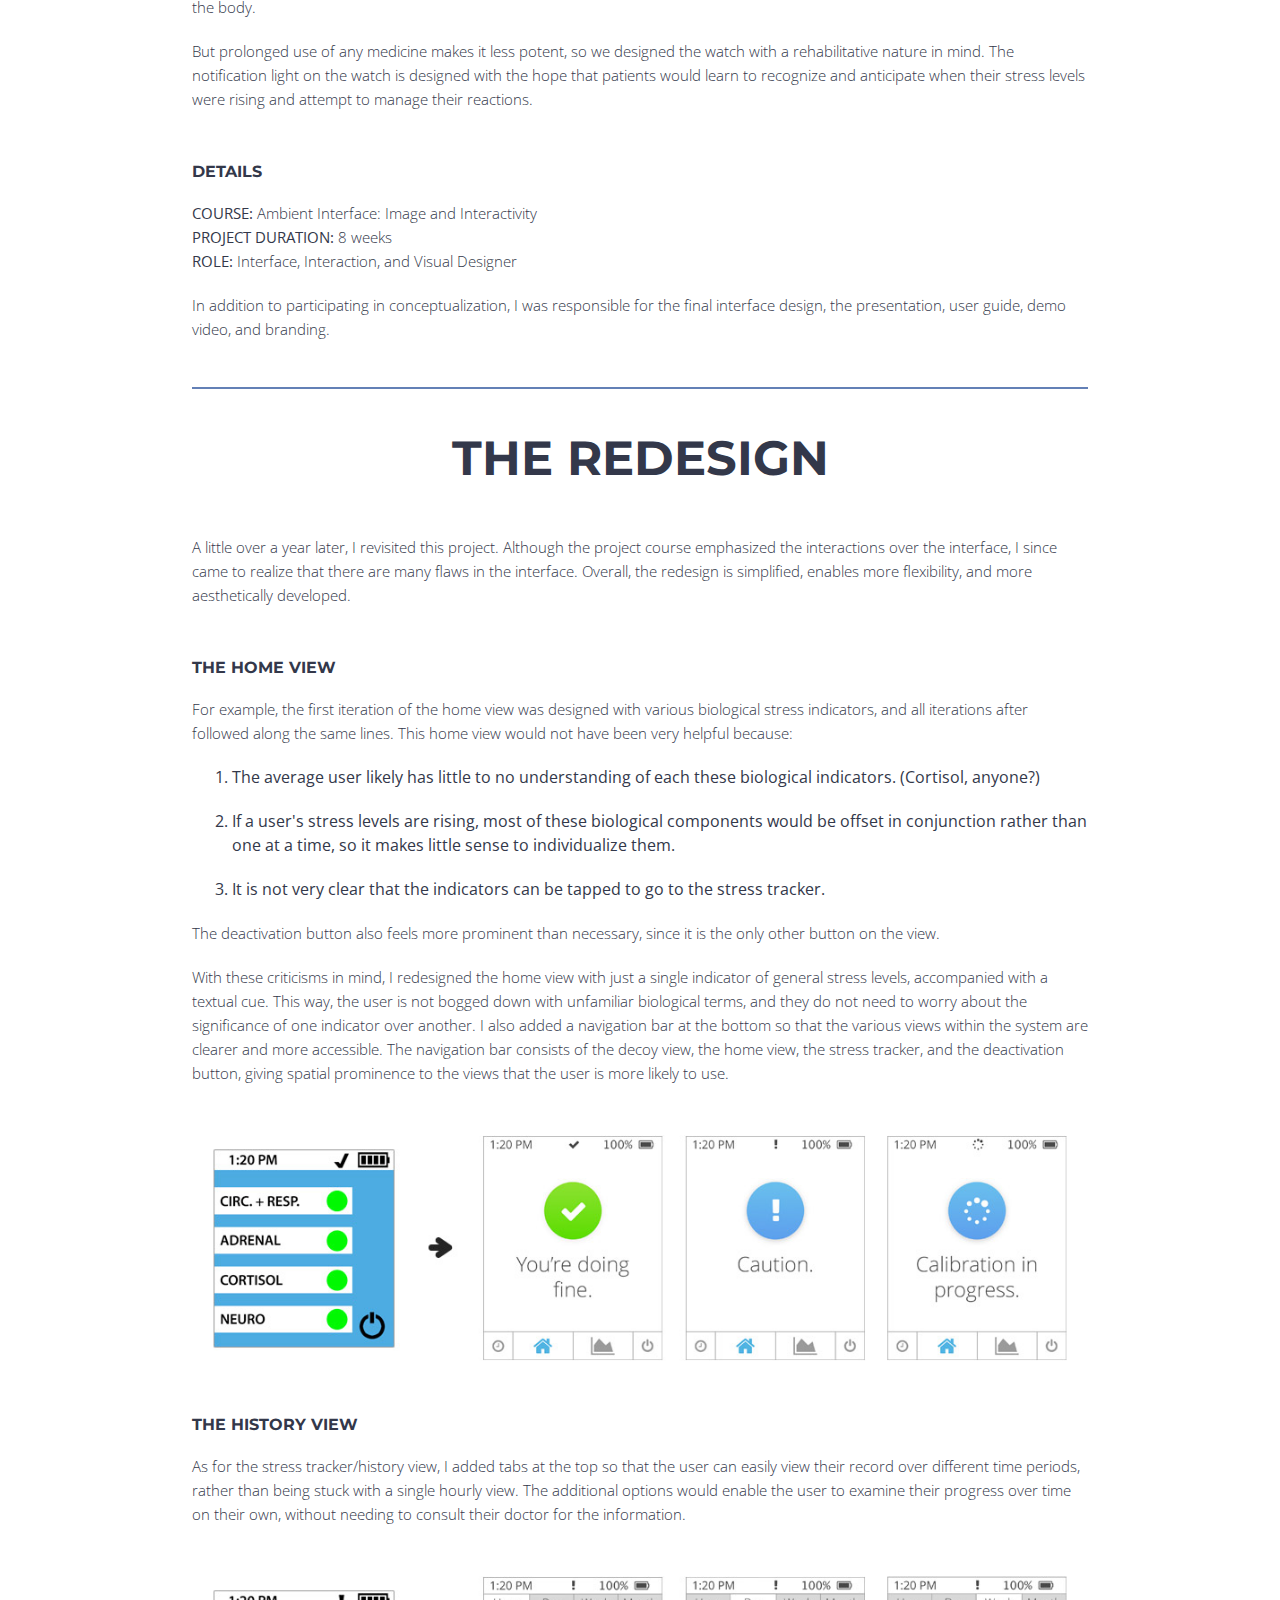
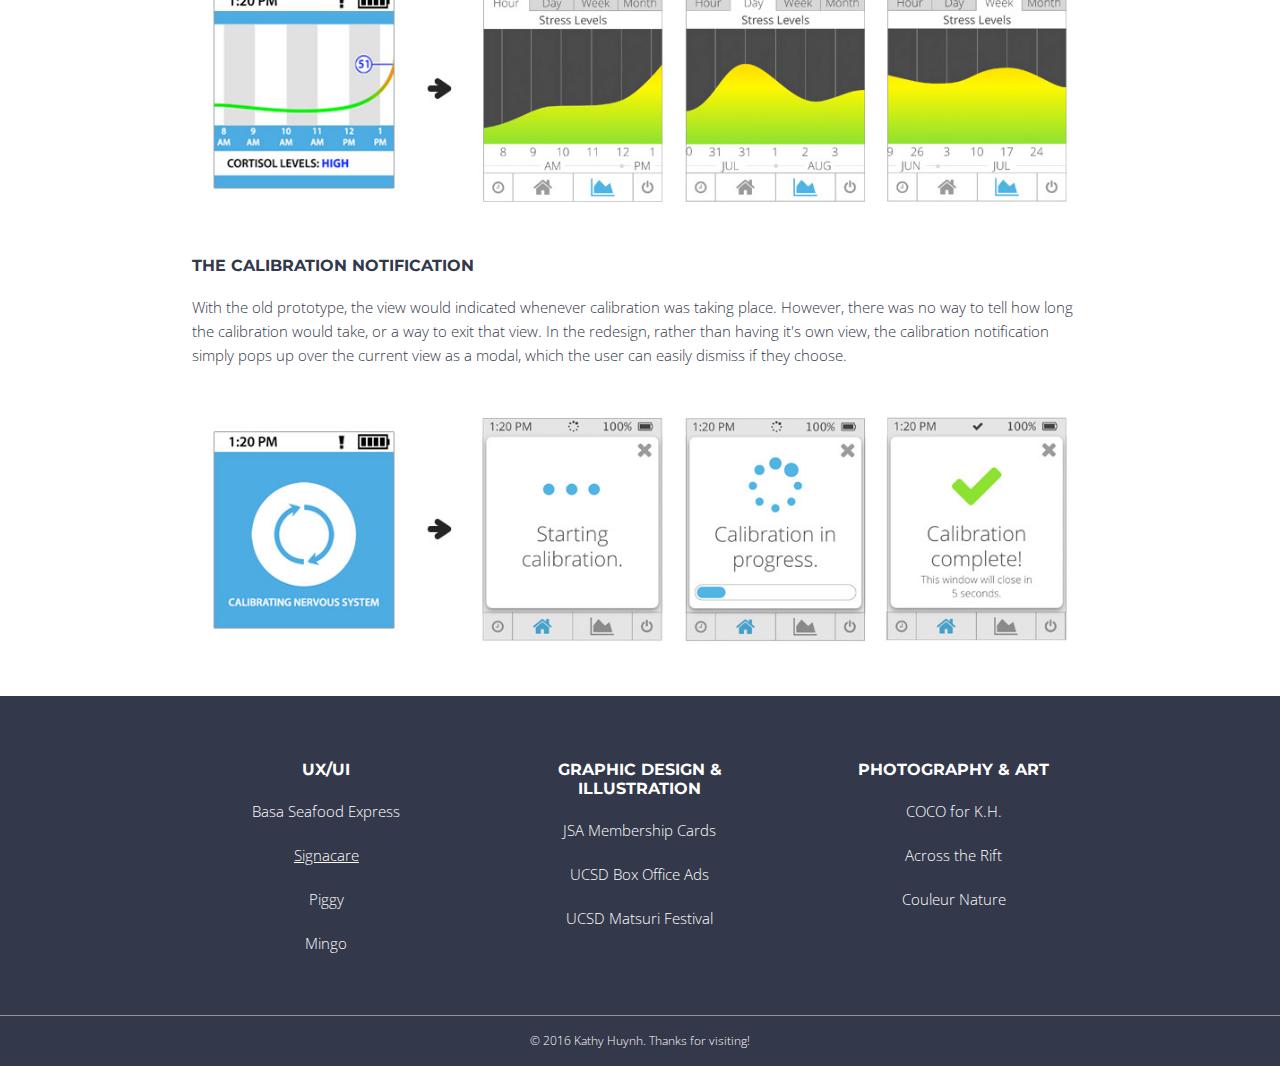
<file: project/signacare.html>
<!DOCTYPE html>
<html lang="en-US">
<head>
  <title>Kathy Huynh Design Portfolio</title>
  <meta charset="utf-8"/>
  <meta name="viewport" content="width=device-width, initial-scale=1">
  <link rel="icon" type="image/png" href="../img/favicon.png">
  <link rel="stylesheet" type="text/css" href="../hkathy.css">
  <link href="https://fonts.googleapis.com/css?family=Open+Sans:300,300i|Lora:400i|Montserrat:400" rel="stylesheet">
</head>
<body>
  <nav>
    <a href="../index.html"><div class="nav-section" id="nav-home">
      <img src="../img/nav-icon.svg" alt="KH">
    </div></a>
    <div class="nav-section" id ="nav-work">
      <a href="../index.html">Work</a>
    </div>
    <div class="nav-section" id="nav-about-contact">
      <a href="../about-contact.html">About + Contact</a>
    </div>
  </nav>
  <div class="banner-image">
    <img src="../img/signacare/banner.jpg" alt="Signacare banner image">
  </div>

  <div class="padding-standard">
    <div class="project-intro">
      <h3>Signacare</h3>
      <p>UX, Wearable, Visual Design</p>
      <div class="type-blue"></div>
      <div class="type-blue"></div>
      <div class="type-blue"></div>
      <h4>The Signacare Medical System is a speculative technology designed to help patients recover from impaired stress response systems. These people may react to everyday situations as if they are highly stressful. The watch serves as a companion to a personalized microchip implanted at the base of the neck.</h4>
    </div>
    <div class="img-fit">
      <img src="../img/signacare/logo.png">
    </div>
    <h2>How It Works</h2>
    <p>Once the Signacare system is prescribed to a patient, the patient first receives a microchip implant. The microchip takes a few weeks to read and collect data on the electrical signals running through the user's nervous system. Then, the microchip is individually programmed to correct the signals through chemical-stimulating electrical interference, based on the user's personal needs. The microchip administers signals on a situational basis, rather than emitting a steady stream of interference throughout the day.</p>
    <p>At this point, the user is then given a Personal SSNS (Supplementary Sympathetic Nervous System) Watch. The watch notifies the user when their stress levels rise (and subsequently, when the microchip is about to calibrate their stress signals), and also displays a record of the user's stress levels over time. The watch is purely an informational device; only the microchip can alter signals.</p>
    <p>Together, the watch and microchip help the user rehabilitate their stress responses, so that the user eventually learns to predict when and how to manage their stress.</p>
    <div class="img-fit">
      <img src="../img/signacare/system-diagram.png">
    </div>

    <h2>The Process</h2>
    <p>Our group developed the project as part of a course on Ambient Interface (Image and Interactivity). Although the physical design of the product was important, we were asked to focus more on how people would interact with our technology and how it would impact their lives.</p>
    <p>During our first week together, we decided we wanted to create a health solution for people who had difficulty controlling their stress responses. This group included but was not limited to those with PTSD. We spent the majority of time throughout the course discussing what kind of difficulties our target market faced, how to address those issues, and how to incorporate that solution in our product.</p>
    <p>At the same time, we came up with new interface designs almost every week, through iterative prototyping. First we gathered a list of useful features, refined the list as we prototyped, then considered how they would all work in unison, refining the list as we prototyped. Whenever someone proposed a different design, we walked through its improvements (or retrogressions) compared to the last prototype, how to use each feature, and how it would affect the user. Because we were designing for such a small view, we also had to make sure that the interface could be easily read and understood at that size, without sacrificing necessary information.</p>
    <div class="img-fit">
      <img src="../img/signacare/home-process.jpg">
    </div>
    <p class="caption">The home view went through multiple incarnations before we arrived at our final design.</p>
    <div class="img-fit">
      <img src="../img/signacare/tracker.jpg">
    </div>
    <p class="caption">The initial and final designs of the stress tracker displayed when a user taps one of the items on the home view.</p>
    <p>We had several personas who we would run through hypothetical scenarios with the prototype to determine whether we had covered all their needs. Thinking through these use cases helped us identify and correct faults in our design, as well as understand the limitations of the system. None of our team members were human bio experts, so one of the biggest challenges was implementing a biologically sound solution. However, using the available information, we tried to create the best solution we could by logical reason and focusing on the interaction and consequences.</p>


    <div class="highlight-scenario">
      <h2>USE CASE 1: Emergency Intervention</h2>
      <p>Barney, a veteran, agreed with his doctor to use the SSNS device in order to battle his PTSD and return to a normal life with his family. One day, after getting ice cream with his daughter, he rounds the end of the car and his daughter jumps out to surprise him. The surprise causes his body to freeze and he begins to experience flashbacks. The SSNS device immediately adjusts the electrical signals from his brain to lower his stress levels. Barney's flashbacks immediately fade and he calms down. He continues to enjoy the ice cream with his daughter.</p>
    </div>
    <br>
    <div class="highlight-scenario">
      <h2>USE CASE 2: Serious Threats</h2>
      <p>Don has been using the SSNS device for about a year to help with his anxiety attacks. After a night of shopping at Home Depot, he is walking to his car when a stranger attacks him. Don is immediately filled with fear and adrenaline. The SSNS system understands that Don is facing a serious threat and may suffer an anxiety attack, which could prevent him from taking action. It reduces the intensity of his response without eliminating his need to flee. Don is able to safely escape from the stranger.</p>
      <p><i>Ideally, the SSNS system would be able to differentiate between potential threats and accidental triggers by thorough analyzation of the bodily signals sent in each situation.</i></p>
    </div>
    <br>
    <div class="highlight-scenario">
      <h2>USE CASE 3: Active Personal Therapeutic Training</h2>
      <p>Lisa, a student diagnosed with anxiety, has been using the watch for four years to monitor her stress levels. When the notification light on the watch begins to blink, Lisa practices breathing exercises and meditation to lower her stress levels. Lisa has learned to anticipate when an anxiety attack is approaching. Eventually, her doctor tells her that her estimated duration with the device has been reduced by one year, thanks to her personal efforts. Soon, her anxiety may not be an issue and she will not have to rely on the device.</p>
    </div>

    <br><br>
    <h2>Keeping It Cool</h2>
    <p>We were especially mindful when designing the interface that we did not include any elements that might further increase the user's stress levels. For example, when the notification light blinks, it is a slowly flashing blue light. If the light blinked quickly, or if it was a color usually associated with danger (like red), it may alarm the user and make them feel as if something is drastically wrong. Instead, we wanted the notification light to appear calm and non-threatening. With this reasoning, we designed the majority of the interface in cool colors.</p>
    <p>This video demonstrates how the watch guides the user through the bodily calibration process that occurs in response to inappropriately raised stress levels. The purpose of the calibration notification is to help the user feel more comfortable with the Signacare system. That is, it adds some transparency as to when the microchip is active.</p>
    <div class="img-fit"><iframe src="https://player.vimeo.com/video/122579999?title=0&byline=0&portrait=0" width="640" height="360" frameborder="0" webkitallowfullscreen mozallowfullscreen allowfullscreen></iframe></div>
    <p class="caption">Fun fact: I provided the voiceover in the video.</p>

    <p>There was also the risk of the user accidentally pressing the wrong button, which is especially concerning at smaller sizes, and also for devices which come in frequent contact with skin. We implemented multiple safeguards to prevent the user from accidentally turning off their watch or microchip. The process for turning off the microchip is detailed in the user guide I created.</p>

    <div class="row-2">
      <div class="col-2">
        <div class="img-fit">
          <img src="../img/signacare/booklet-1.jpg" style="border: 0.5px solid gray">
        </div>
      </div>
      <div class="col-2">
        <div class="img-fit">
          <img src="../img/signacare/booklet-2.jpg" style="border: 0.5px solid gray">
        </div>
      </div>
    </div>
  </div>

  <div class="padding-standard highlight">
    <div class="row-3">
      <div class="col-3">
        <h2>Autonomy</h2>
        <p>We understand that the idea of having a device in your body that can alter your bodily functions can be unsettling to some users, so we gave users the option to deactivate the microchip through the watch. However, like stopping any other medication, this can be dangerous for patients, so the user must follow a strict procedure to turn it off. The watch also notifies the doctor that the chip has been deactivated.</p>
      </div>
      <div class="col-3">
        <h2>Security</h2>
        <p>To ensure that the patients’ safety and health cannot be compromised, the watch and chip cannot be networked to other devices. The chip does not need the watch to function, so that if the user is ever separated from their watch, or has it damaged, the functional piece stays intact. The system is not an app that can be downloaded to any smart watch; the watch is a medical accessory created specifically for the system.</p>
      </div>
      <div class="col-3">
        <h2>Privacy</h2>
        <p>People with visible medical accessories can be discriminated against, whether on the street or in the workplace, so we wanted to make the watch as covert as possible. We emphasized that the Signacare Watch would be designed to look like any other smart watch at a glance. In addition, turning on the view would first lead to a decoy view resembling the default display of other smart watches.</p>
      </div>
    </div>
  </div>

  <div class="padding-standard">
    <br><br>
    <h2>Benefits</h2>
    <p>The system represents highly personalized medical care, going beyond the individual patient and extending to the “doses” themselves. The chip stimulates or inhibits the body’s own production of chemicals, so that no foreign chemicals are introduced to the body.</p>
    <p>But prolonged use of any medicine makes it less potent, so we designed the watch with a rehabilitative nature in mind. The notification light on the watch is designed with the hope that patients would learn to recognize and anticipate when their stress levels were rising and attempt to manage their reactions.</p>
    <br>
    <h2>DETAILS</h2>
    <p><b>COURSE:</b> Ambient Interface: Image and Interactivity
      <br><b>PROJECT DURATION:</b> 8 weeks
      <br><b>ROLE:</b> Interface, Interaction, and Visual Designer</p>
      <p>In addition to participating in conceptualization, I was responsible for the final interface design, the presentation, user guide, demo video, and branding.</p>
      <br>
      <hr>
      <div class="project-intro">
        <h3>The Redesign</h3>
      </div>
      <p>A little over a year later, I revisited this project. Although the project course emphasized the interactions over the interface, I since came to realize that there are many flaws in the interface. Overall, the redesign is simplified, enables more flexibility, and more aesthetically developed.</p>
      <br>
      <h2>The Home View</h2>
      <p>For example, the first iteration of the home view was designed with various biological stress indicators, and all iterations after followed along the same lines. This home view would not have been very helpful because:</p>
      <ol>
        <li>The average user likely has little to no understanding of each these biological indicators. (Cortisol, anyone?)</li>
        <li>If a user's stress levels are rising, most of these biological components would be offset in conjunction rather than one at a time, so it makes little sense to individualize them.</li>
        <li>It is not very clear that the indicators can be tapped to go to the stress tracker.</li>
      </ol>
      <p>The deactivation button also feels more prominent than necessary, since it is the only other button on the view.</p>
      <p>With these criticisms in mind, I redesigned the home view with just a single indicator of general stress levels, accompanied with a textual cue. This way, the user is not bogged down with unfamiliar biological terms, and they do not need to worry about the significance of one indicator over another. I also added a navigation bar at the bottom so that the various views within the system are clearer and more accessible. The navigation bar consists of the decoy view, the home view, the stress tracker, and the deactivation button, giving spatial prominence to the views that the user is more likely to use.</p>
      <div class="img-fit">
        <img src="../img/signacare/redesign-home.jpg">
      </div>
      <h2>The History View</h2>
      <p>As for the stress tracker/history view, I added tabs at the top so that the user can easily view their record over different time periods, rather than being stuck with a single hourly view. The additional options would enable the user to examine their progress over time on their own, without needing to consult their doctor for the information.</p>
      <div class="img-fit">
        <img src="../img/signacare/redesign-history.jpg">
      </div>
      <h2>The Calibration Notification</h2>
      <p>With the old prototype, the view would indicated whenever calibration was taking place. However, there was no way to tell how long the calibration would take, or a way to exit that view. In the redesign, rather than having it's own view, the calibration notification simply pops up over the current view as a modal, which the user can easily dismiss if they choose.</p>
      <div class="img-fit">
        <img src="../img/signacare/redesign-calibration.jpg">
      </div>
    </div>

  </div>

  <div class="project-index">
    <div class="padding-standard">
      <div class="row-3">
        <div class="col-3">
          <h2>UX/UI</h2>
          <a href="basa-seafood-express.html"><p>Basa Seafood Express</p></a>
          <a href="signacare.html"><p class="current-project">Signacare</p></a>
          <a href="piggy.html"><p>Piggy</p></a>
          <a href="mingo.html"><p>Mingo</p></a>
        </div>
        <div class="col-3">
          <h2>Graphic Design &amp; Illustration</h2>
          <a href="jsa-membership-cards.html"><p>JSA Membership Cards</p></a>
          <a href="ucsd-box-office-ads.html"><p>UCSD Box Office Ads</p></a>
          <a href="ucsd-matsuri-festival.html"><p>UCSD Matsuri Festival</p></a>
        </div>
        <div class="col-3">
          <h2>Photography &amp; Art</h2>
          <a href="coco-for-kh.html"><p>COCO for K.H.</p></a>
          <a href="across-the-rift.html"><p>Across the Rift</p></a>
          <a href="couleur-nature.html"><p>Couleur Nature</p></a>
        </div>
      </div>
    </div>
  </div>

  <footer class="project-footer">&copy; 2016 Kathy Huynh. Thanks for visiting!</footer>
</body>

</html>
</file>
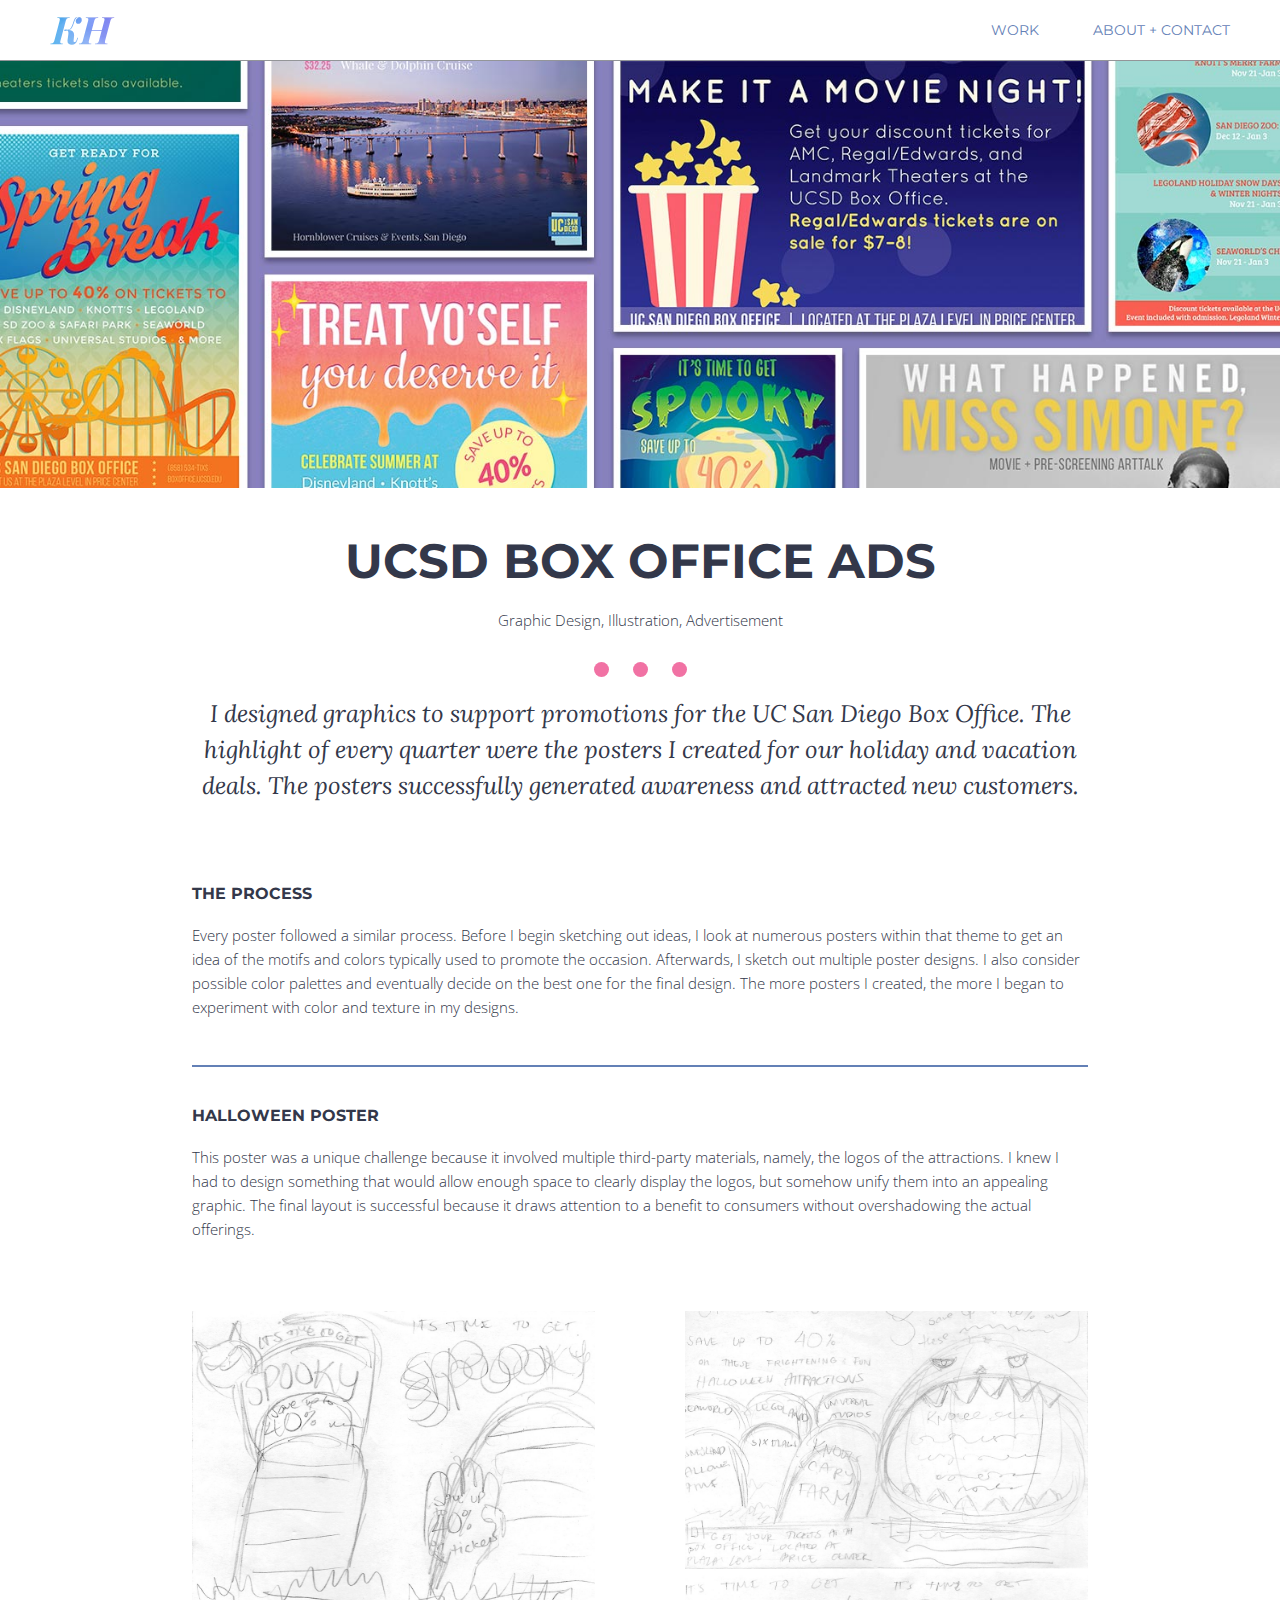
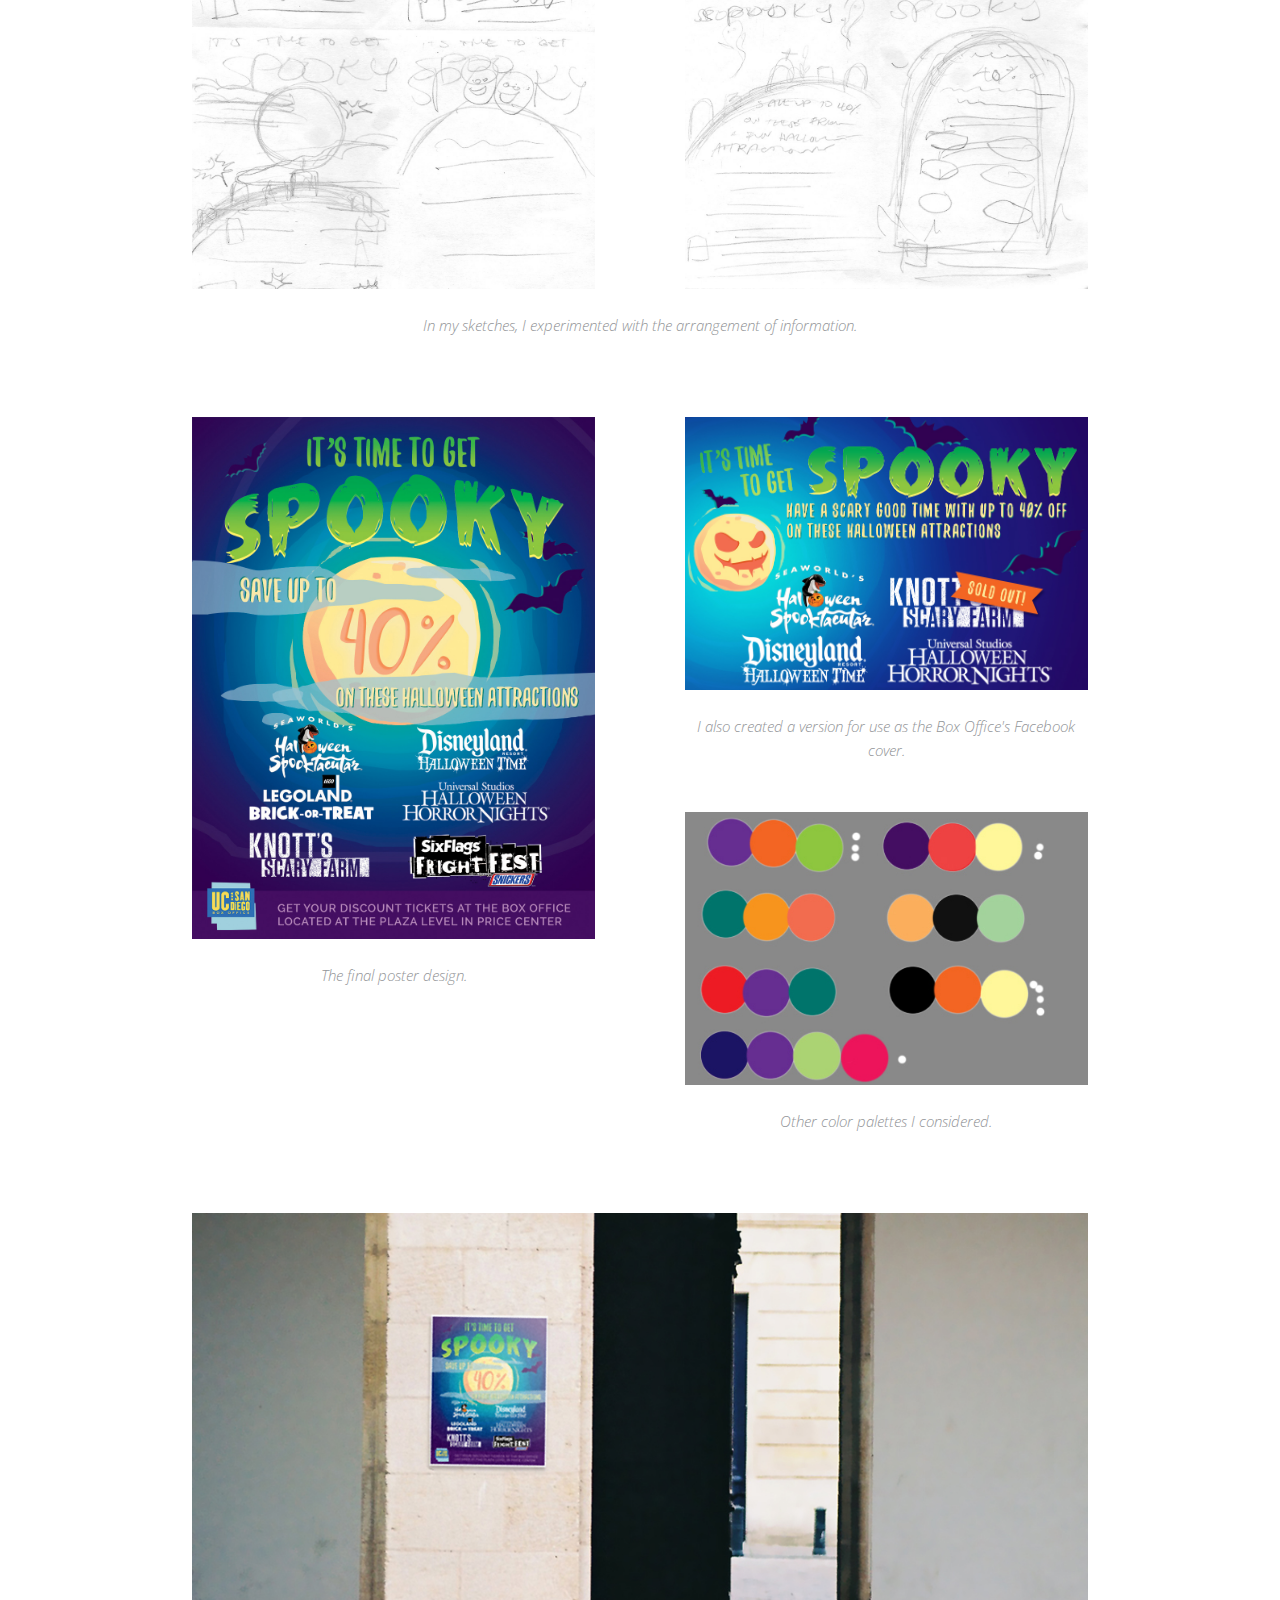
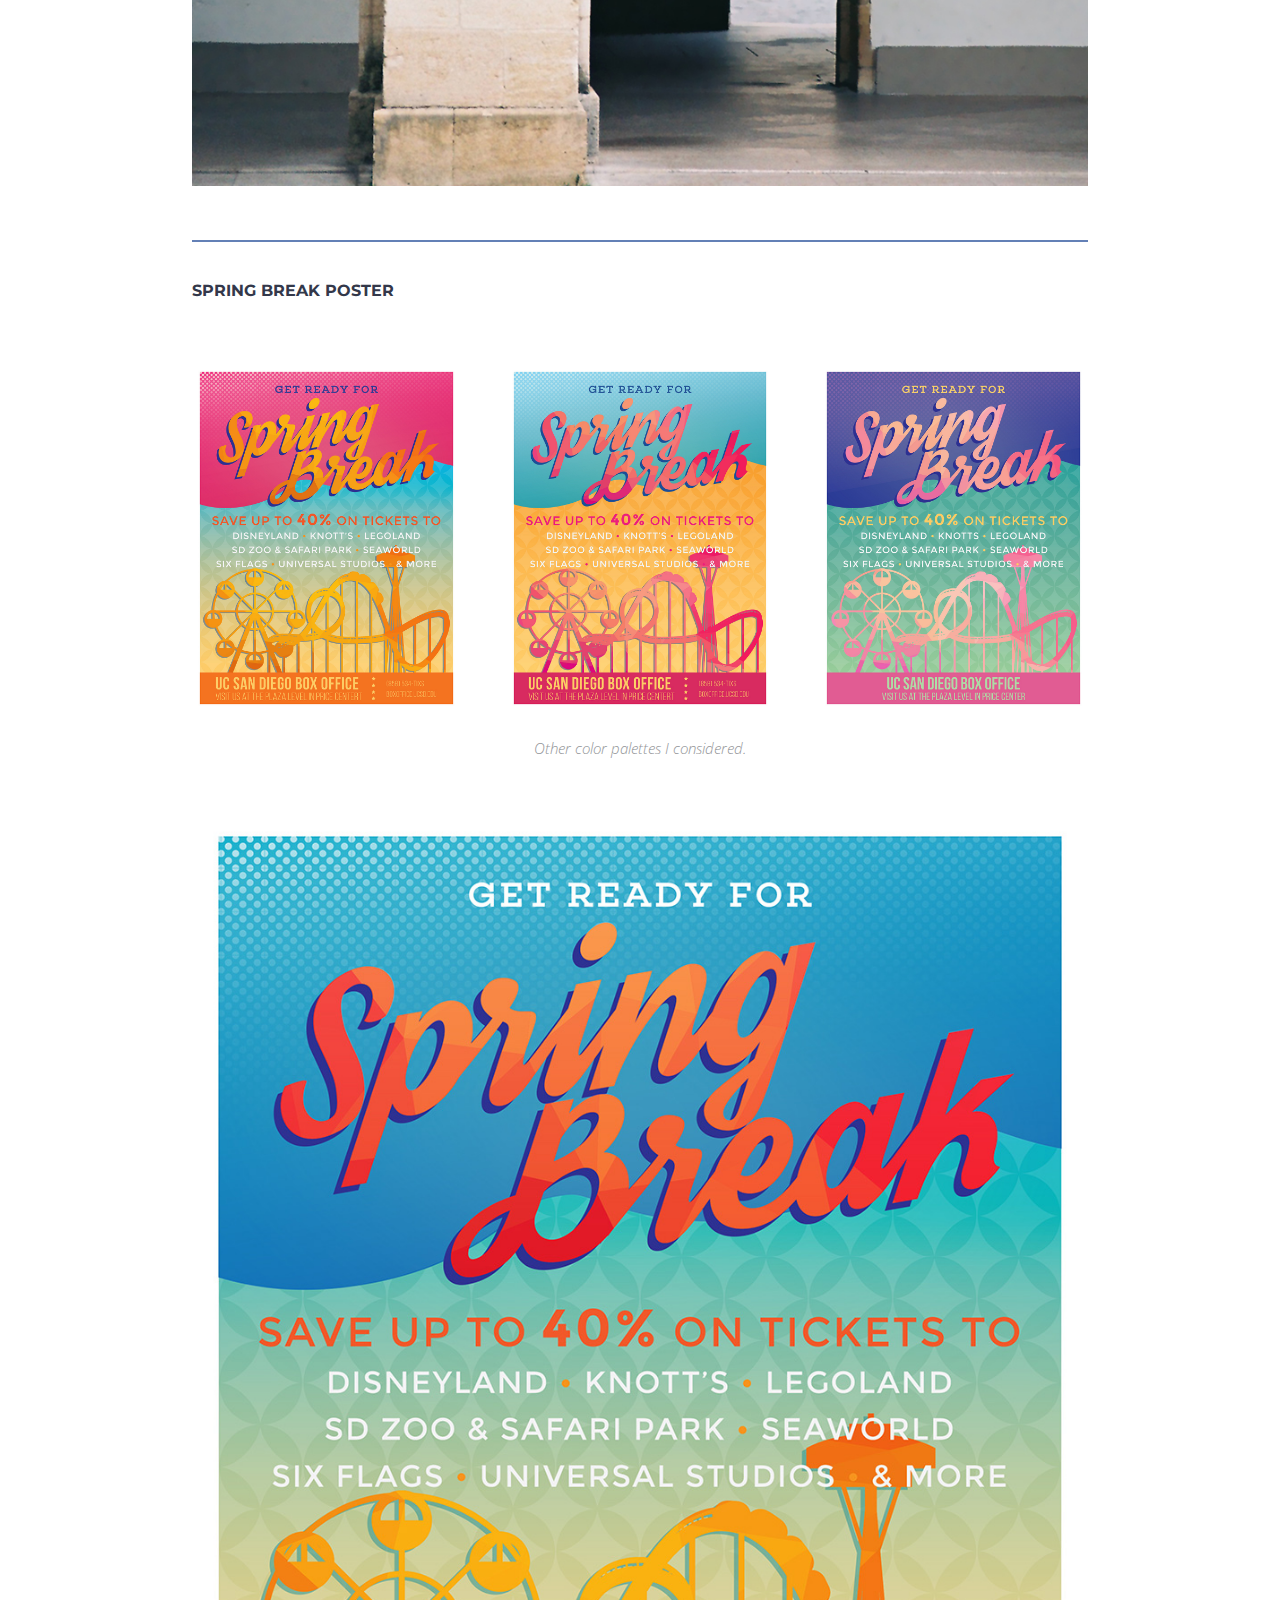
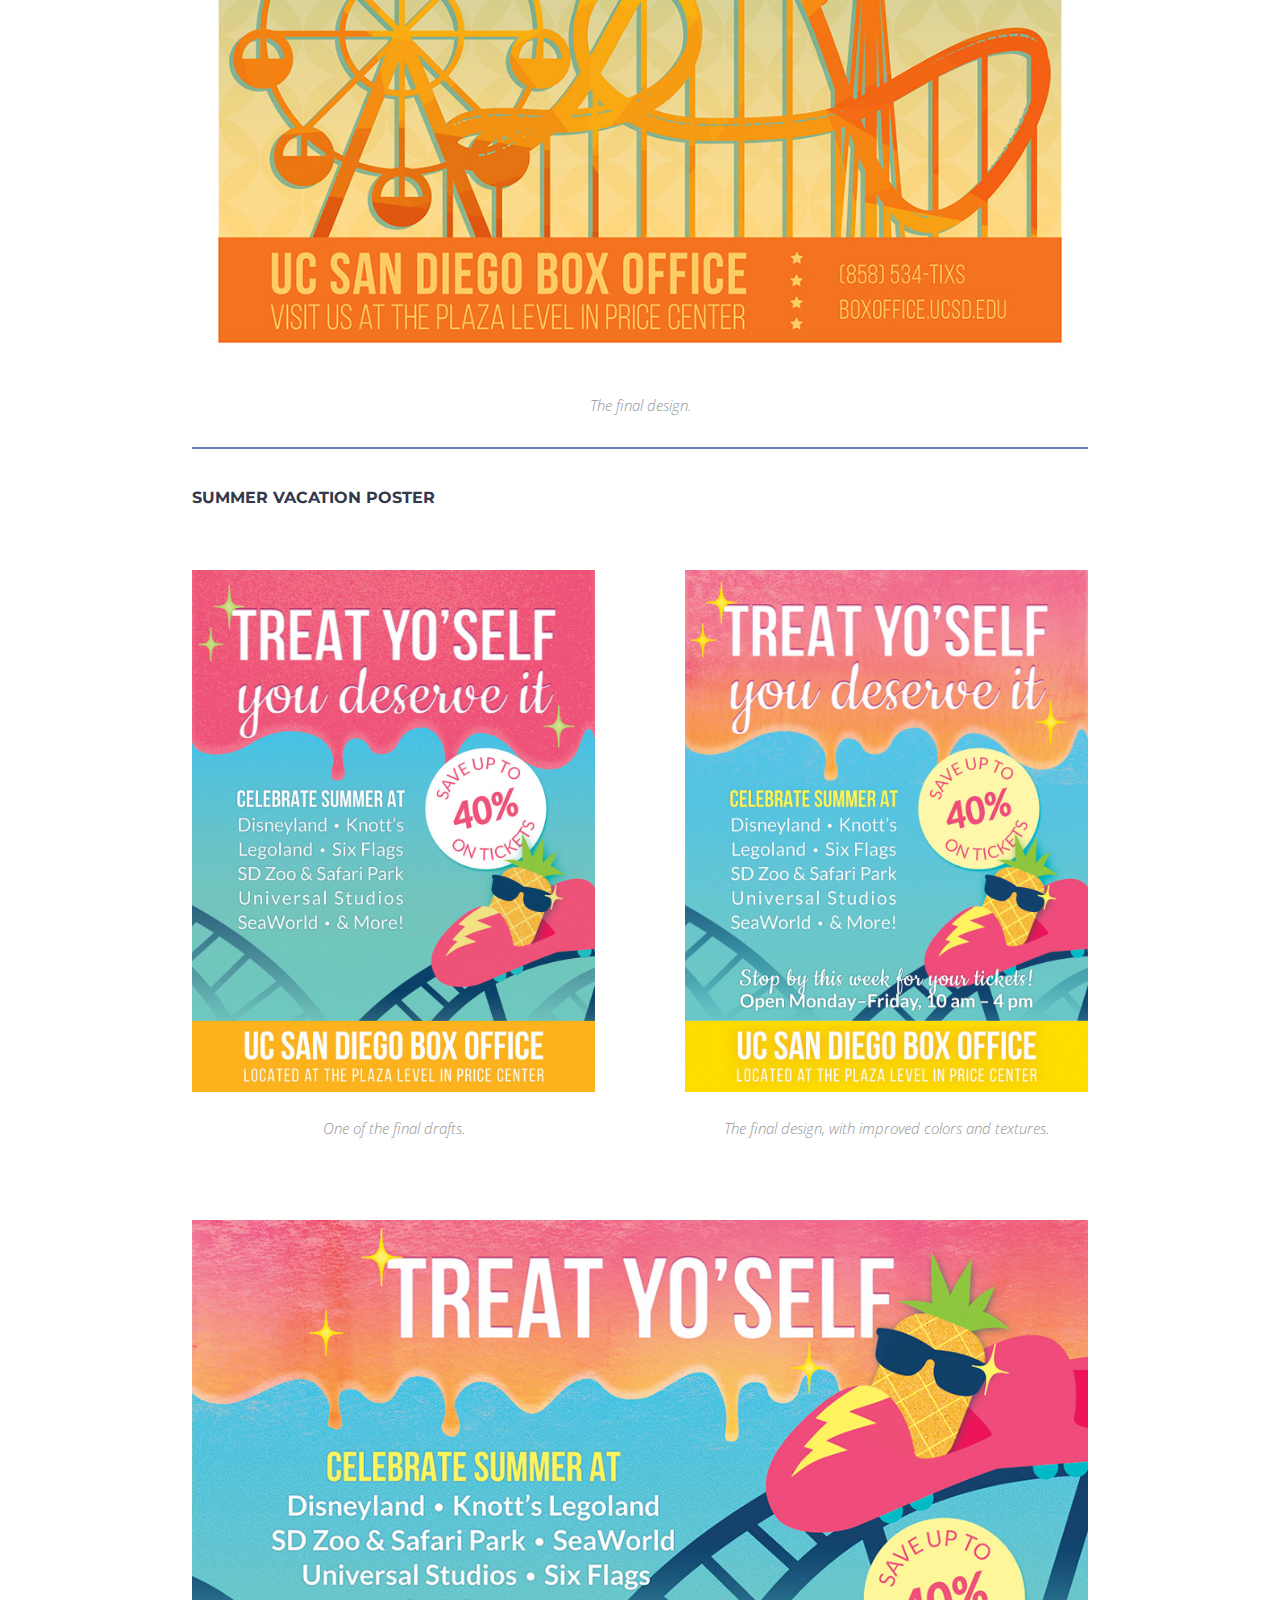
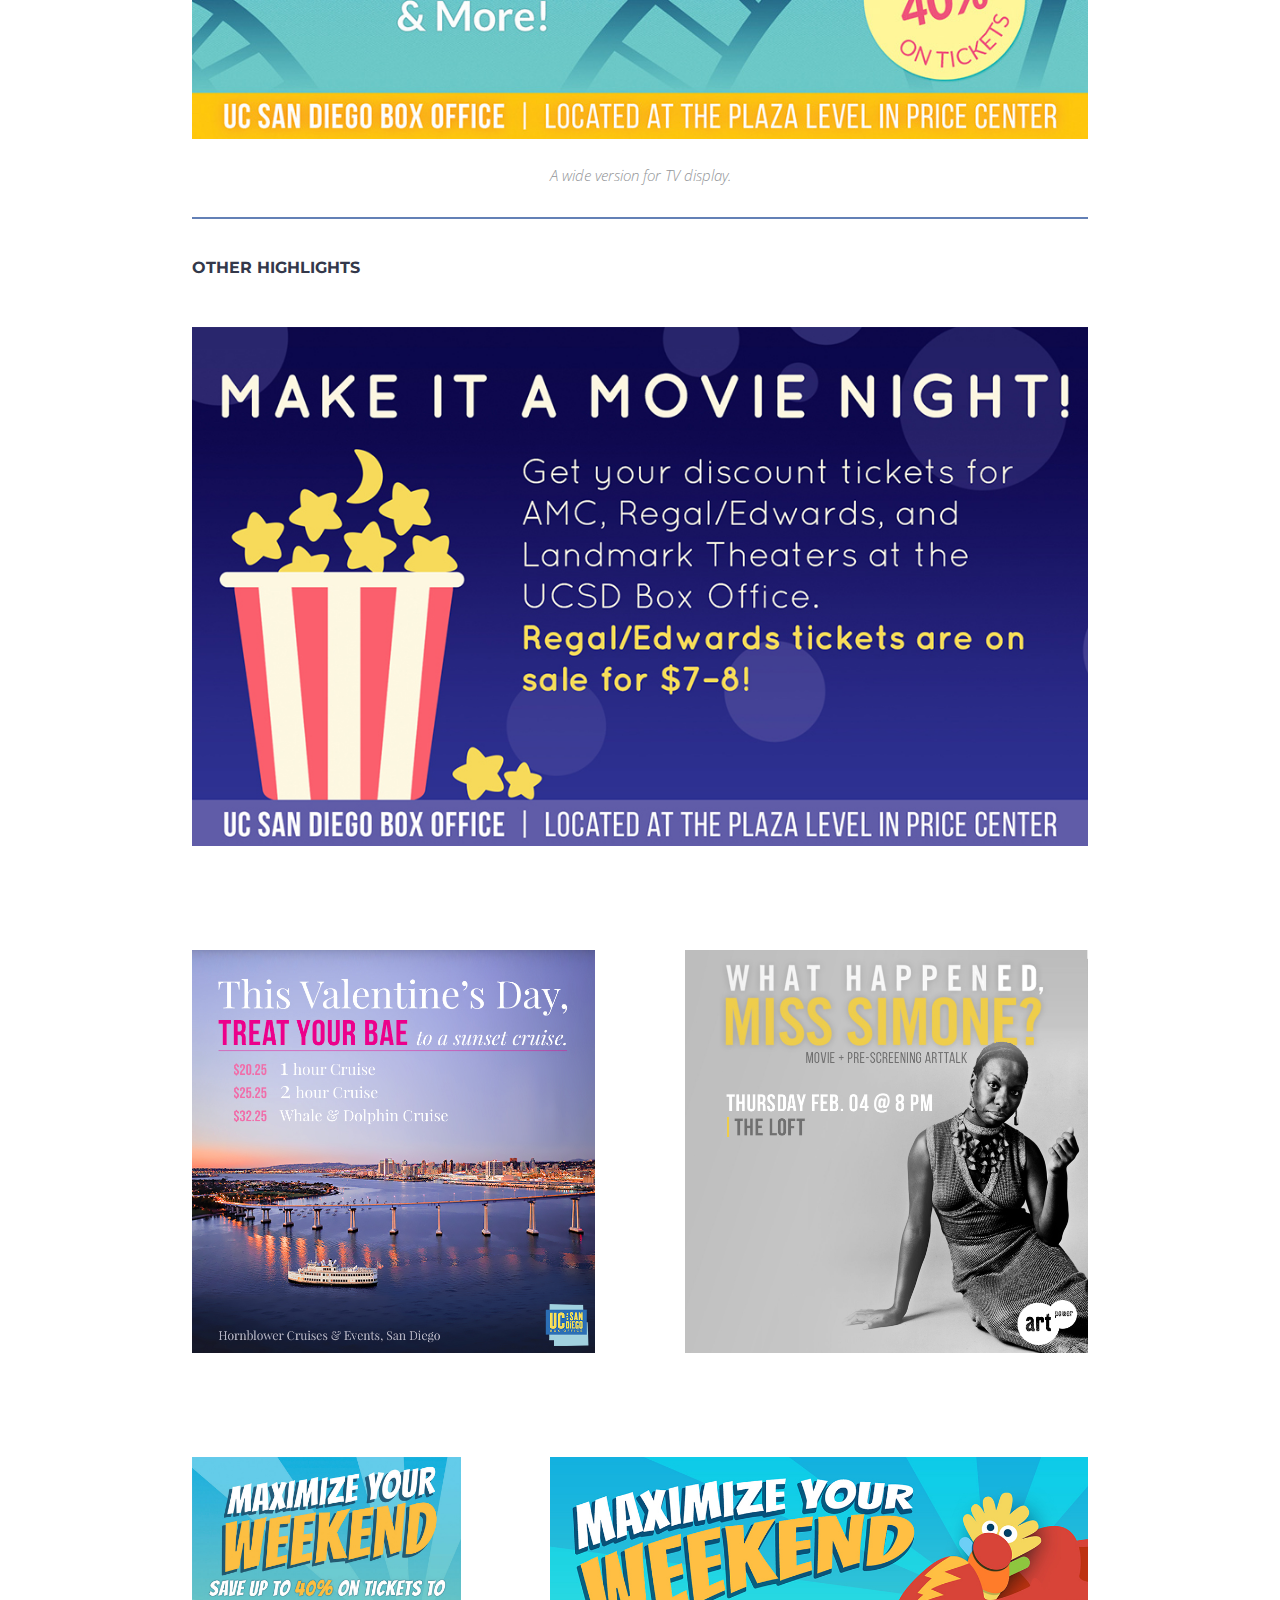
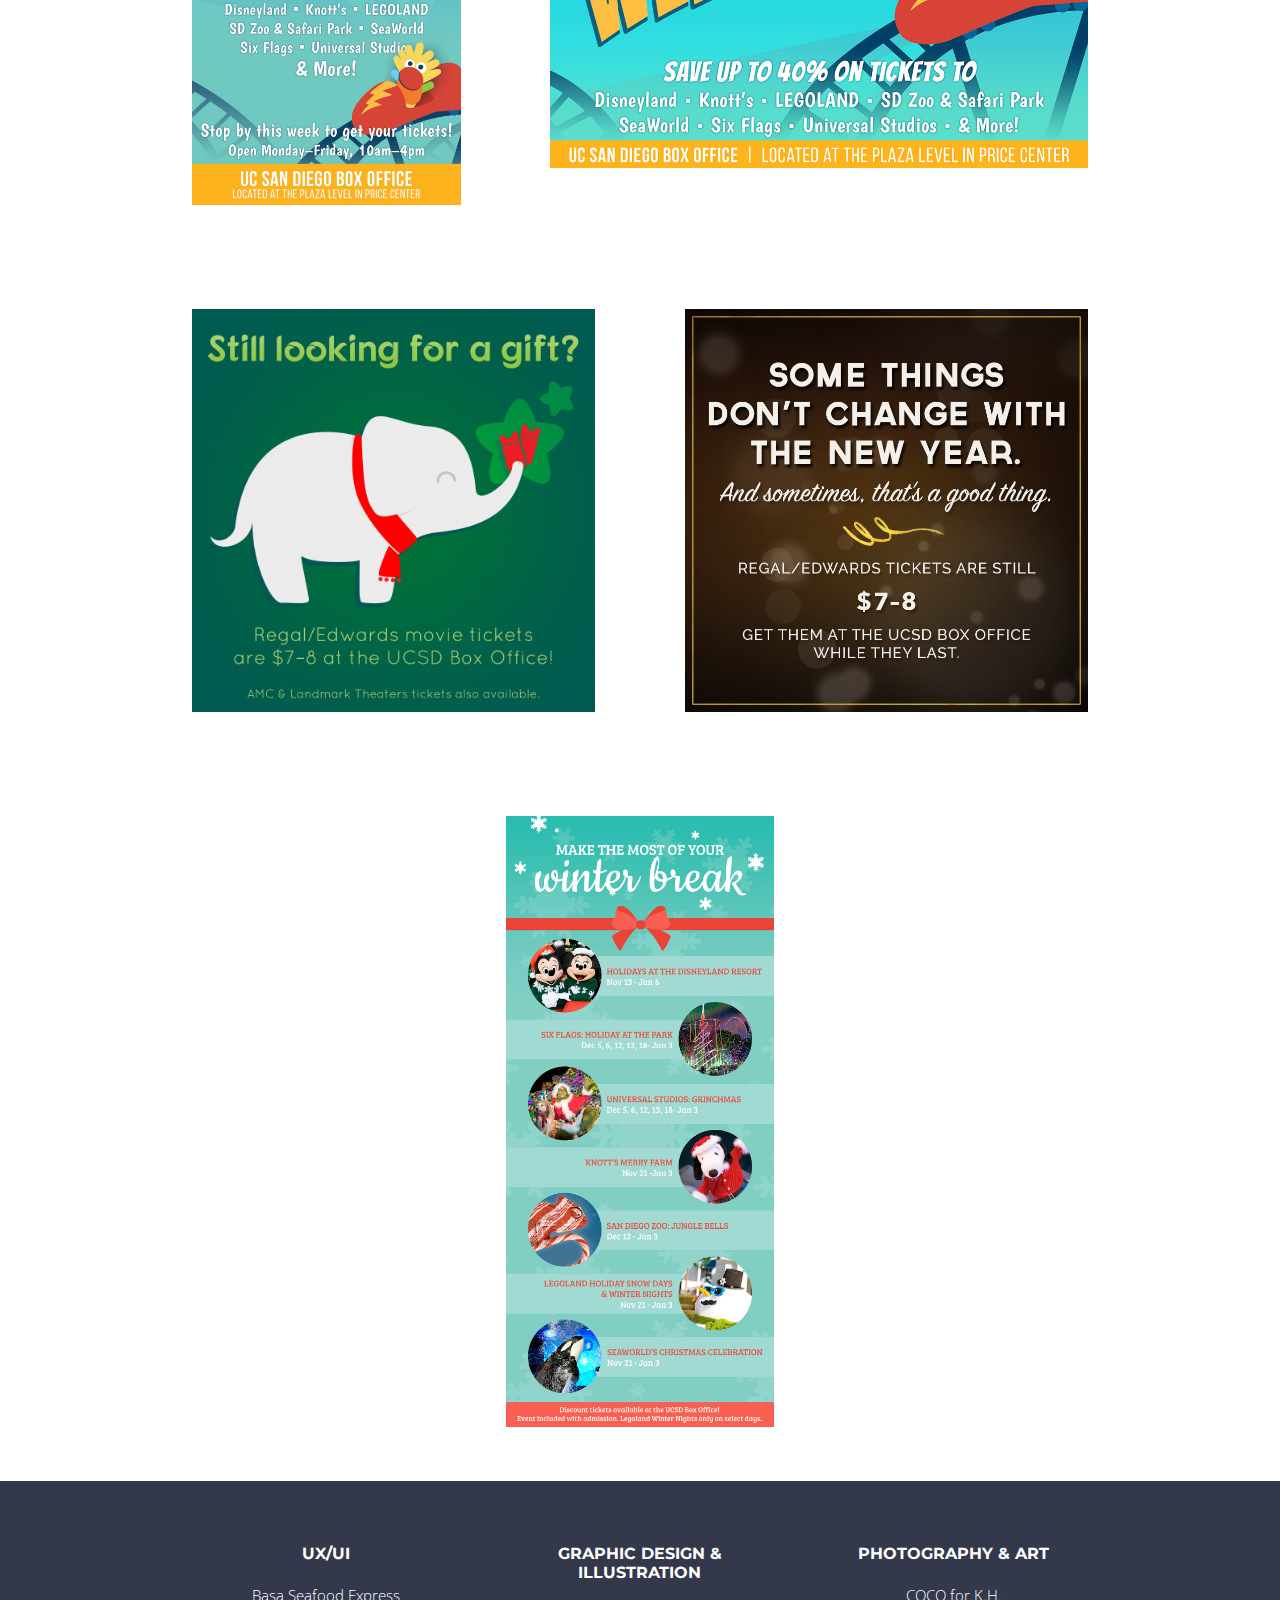
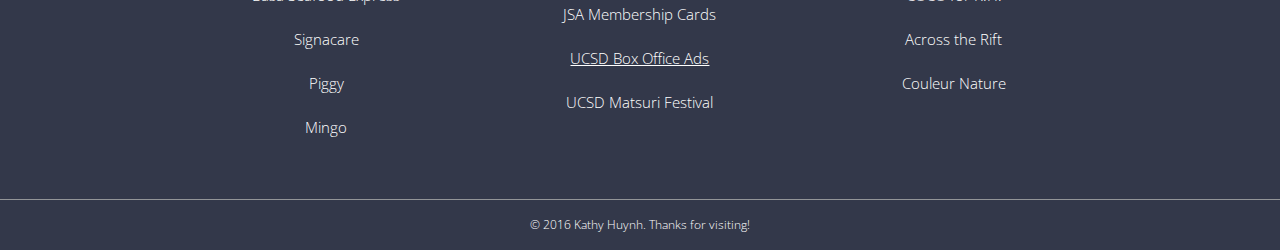
<file: project/ucsd-box-office-ads.html>
<!DOCTYPE html>
<html lang="en-US">
<head>
  <title>Kathy Huynh Design Portfolio</title>
  <meta charset="utf-8"/>
  <meta name="viewport" content="width=device-width, initial-scale=1">
  <link rel="icon" type="image/png" href="../img/favicon.png">
  <link rel="stylesheet" type="text/css" href="../hkathy.css">
  <link href="https://fonts.googleapis.com/css?family=Open+Sans:300,300i|Lora:400i|Montserrat:400" rel="stylesheet">
</head>
<body>
  <nav>
    <a href="../index.html"><div class="nav-section" id="nav-home">
      <img src="../img/nav-icon.svg" alt="KH">
    </div></a>
    <div class="nav-section" id ="nav-work">
      <a href="../index.html">Work</a>
    </div>
    <div class="nav-section" id="nav-about-contact">
      <a href="../about-contact.html">About + Contact</a>
    </div>
  </nav>
  <div class="banner-image">
    <img src="../img/boxoffice/banner.jpg" alt="UCSD Box Office Ads banner image">
  </div>
  <div class="padding-standard">
    <div class="project-intro">
      <h3>UCSD Box Office Ads</h3>
      <p>Graphic Design, Illustration, Advertisement</p>
      <div class="type-pink"></div>
      <div class="type-pink"></div>
      <div class="type-pink"></div>
      <h4>I designed graphics to support promotions for the UC San Diego Box Office. The highlight of every quarter were the posters I created for our holiday and vacation deals. The posters successfully generated awareness and attracted new customers.</h4>
    </div>

    <h2>The Process</h2>
    <p>Every poster followed a similar process. Before I begin sketching out ideas, I look at numerous posters within that theme to get an idea of the motifs and colors typically used to promote the occasion. Afterwards, I sketch out multiple poster designs. I also consider possible color palettes and eventually decide on the best one for the final design. The more posters I created, the more I began to experiment with color and texture in my designs.</p>
    <br><hr><br>
    <h2>Halloween Poster</h2>
    <p>This poster was a unique challenge because it involved multiple third-party materials, namely, the logos of the attractions. I knew I had to design something that would allow enough space to clearly display the logos, but somehow unify them into an appealing graphic. The final layout is successful because it draws attention to a benefit to consumers without overshadowing the actual offerings.</p>

    <div class="row-2">
      <div class="col-2">
        <div class="img-fit">
          <img src="../img/boxoffice/BOX-halloween-poster-sketch-1.jpg">
        </div>
      </div>
      <div class="col-2">
        <div class="img-fit">
          <img src="../img/boxoffice/BOX-halloween-poster-sketch-2.jpg">
        </div>
      </div>
    </div>
    <p class="caption">In my sketches, I experimented with the arrangement of information.</p>

    <div class="row-2">
      <div class="col-2">
        <div class="img-fit">
          <img src="../img/boxoffice/BOX-halloween-poster.jpg">
        </div>
        <p class="caption">The final poster design.</p>
      </div>
      <div class="col-2">
        <div class="img-fit">
          <img src="../img/boxoffice/BOX-halloween-poster-fb.jpg">
        </div>
        <p class="caption">I also created a version for use as the Box Office's Facebook cover.</p>
        <div class="img-fit">
          <img src="../img/boxoffice/BOX-halloween-poster-colors.jpg">
        </div>
        <p class="caption">Other color palettes I considered.</p>
      </div>
    </div>

    <div class="img-fit">
      <img src="../img/boxoffice/BOX-halloween-poster-mockup.jpg">
    </div>

    <hr><br>

    <h2>Spring Break Poster</h2>

    <div class="row-3">
      <div class="col-3">
        <div class="img-fit">
          <img src="../img/boxoffice/BOX-springbreak-2.jpg">
        </div>
      </div>
      <div class="col-3">
        <div class="img-fit">
          <img src="../img/boxoffice/BOX-springbreak-3.jpg">
        </div>
      </div>
      <div class="col-3">
        <div class="img-fit">
          <img src="../img/boxoffice/BOX-springbreak-4.jpg">
        </div>
      </div>
    </div>
    <p class="caption">Other color palettes I considered.</p>

    <div class="img-fit">
      <img src="../img/boxoffice/BOX-springbreak-1.jpg">
    </div>
    <p class="caption">The final design.</p>

    <hr><br>
    <h2>Summer Vacation Poster</h2>

    <div class="row-2">
      <div class="col-2">
        <div class="img-fit">
          <img src="../img/boxoffice/BOX-summer-draft.jpg">
        </div>
        <p class="caption">One of the final drafts.</p>
      </div>
      <div class="col-2">
        <div class="img-fit">
          <img src="../img/boxoffice/BOX-summer.jpg">
        </div>
        <p class="caption">The final design, with improved colors and textures.</p>
      </div>
    </div>

    <div class="img-fit">
      <img src="../img/boxoffice/BOX-summer-wide.jpg">
    </div>
    <p class="caption">A wide version for TV display.</p>

    <hr><br>
    <h2>Other Highlights</h2>

    <div class="img-fit">
      <img src="../img/boxoffice/BOX-movienight.jpg">
    </div>

    <div class="row-2">
      <div class="col-2">
        <div class="img-fit">
          <img src="../img/boxoffice/BOX-valentine.jpg">
        </div>
      </div>
      <div class="col-2">
        <div class="img-fit">
          <img src="../img/boxoffice/BOX-misssimone.jpg">
        </div>
      </div>
    </div>

    <div class="row-2-1">
      <div class="col-1-1">
        <div class="img-fit">
          <img src="../img/boxoffice/BOX-weekend.jpg">
        </div>
      </div>
      <div class="col-2-1">
        <div class="img-fit">
          <img src="../img/boxoffice/BOX-weekend-wide.jpg">
        </div>
      </div>
    </div>

    <div class="row-2">
      <div class="col-2">
        <div class="img-fit">
          <img src="../img/boxoffice/BOX-santa.jpg">
        </div>
      </div>
      <div class="col-2">
        <div class="img-fit">
          <img src="../img/boxoffice/BOX-newyear.jpg">
        </div>
      </div>
    </div>

    <div class="row-3">
      <div class="col-3">
      </div>
      <div class="col-3">
        <div class="img-fit">
          <img src="../img/boxoffice/BOX-winterbreak.jpg">
        </div>
      </div>
      <div class="col-3">
      </div>

    </div>
  </div>

  <div class="project-index">
    <div class="padding-standard">
      <div class="row-3">
        <div class="col-3">
          <h2>UX/UI</h2>
          <a href="basa-seafood-express.html"><p>Basa Seafood Express</p></a>
          <a href="signacare.html"><p>Signacare</p></a>
          <a href="piggy.html"><p>Piggy</p></a>
          <a href="mingo.html"><p>Mingo</p></a>
        </div>
        <div class="col-3">
          <h2>Graphic Design &amp; Illustration</h2>
          <a href="jsa-membership-cards.html"><p>JSA Membership Cards</p></a>
          <a href="ucsd-box-office-ads.html"><p class="current-project">UCSD Box Office Ads</p></a>
          <a href="ucsd-matsuri-festival.html"><p>UCSD Matsuri Festival</p></a>
        </div>
        <div class="col-3">
          <h2>Photography &amp; Art</h2>
          <a href="coco-for-kh.html"><p>COCO for K.H.</p></a>
          <a href="across-the-rift.html"><p>Across the Rift</p></a>
          <a href="couleur-nature.html"><p>Couleur Nature</p></a>
        </div>
      </div>
    </div>
  </div>

  <footer class="project-footer">&copy; 2016 Kathy Huynh. Thanks for visiting!</footer>
</body>

</html>
</file>
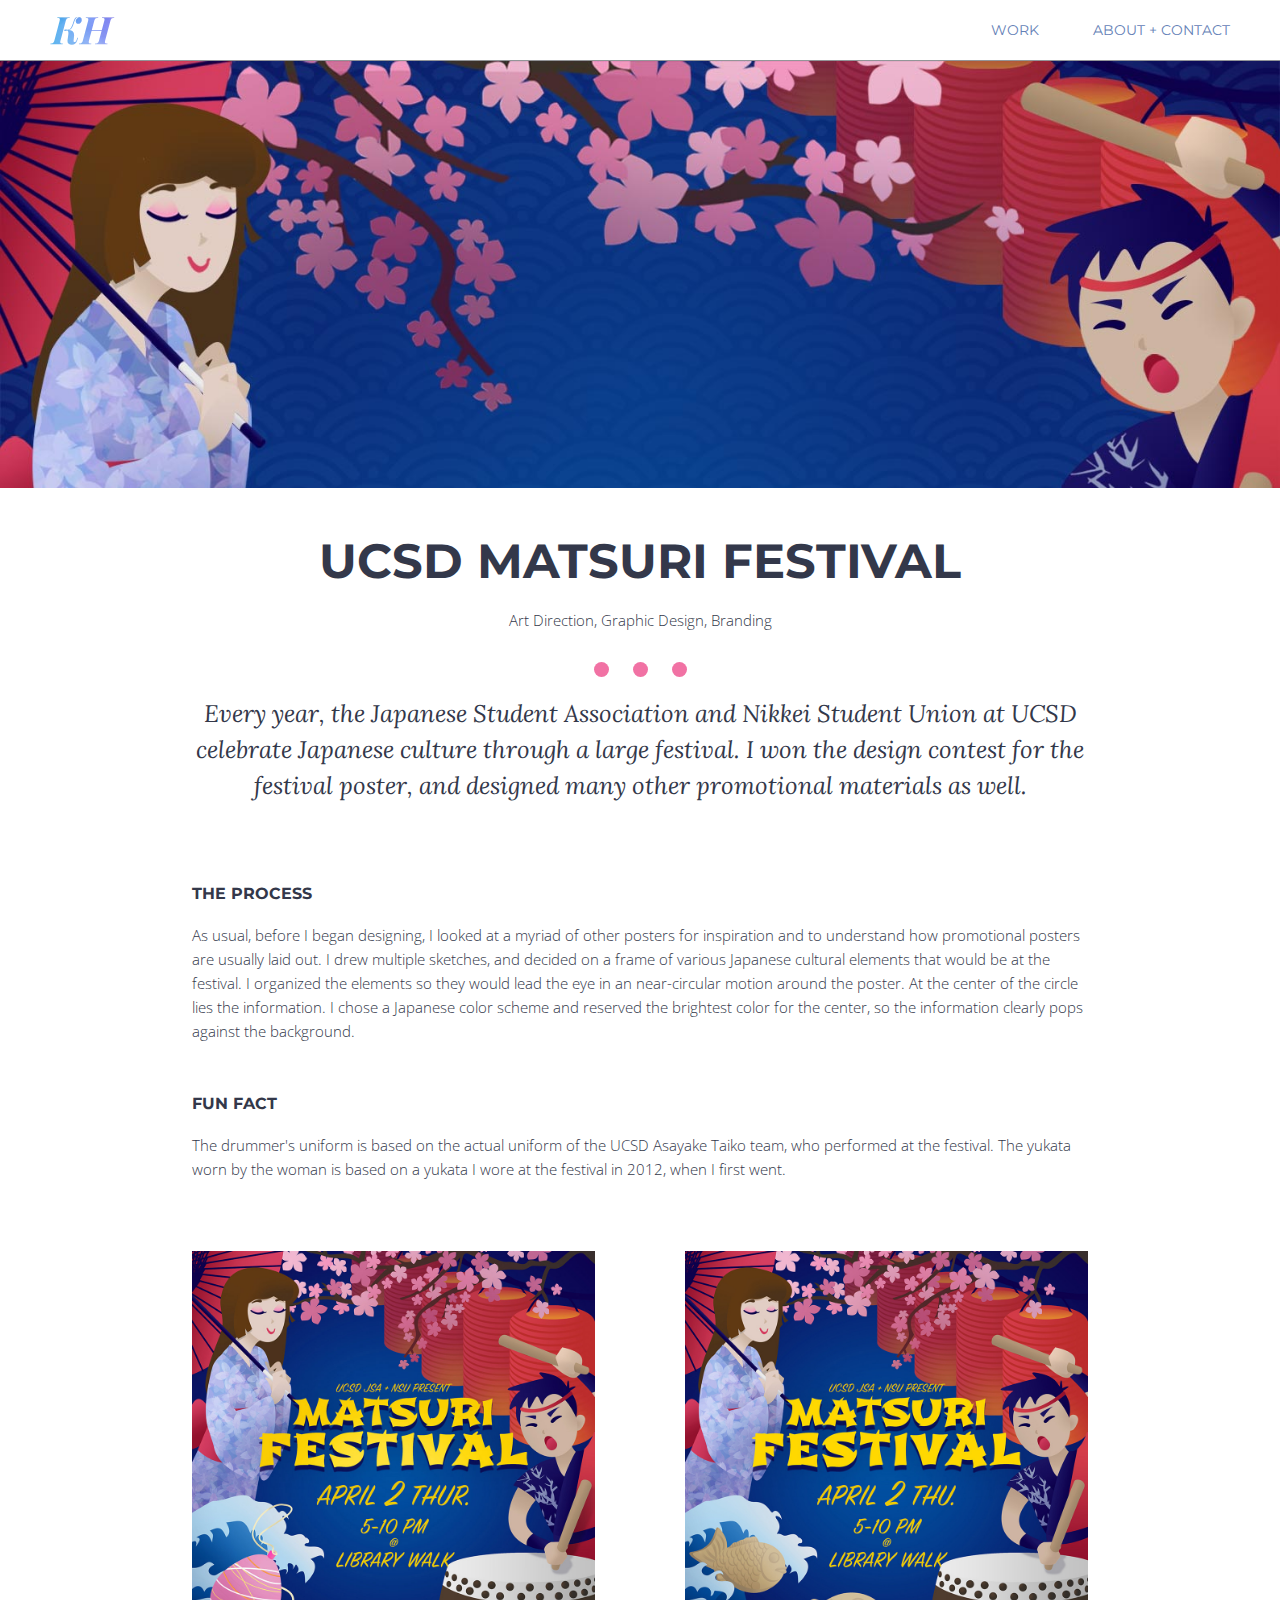
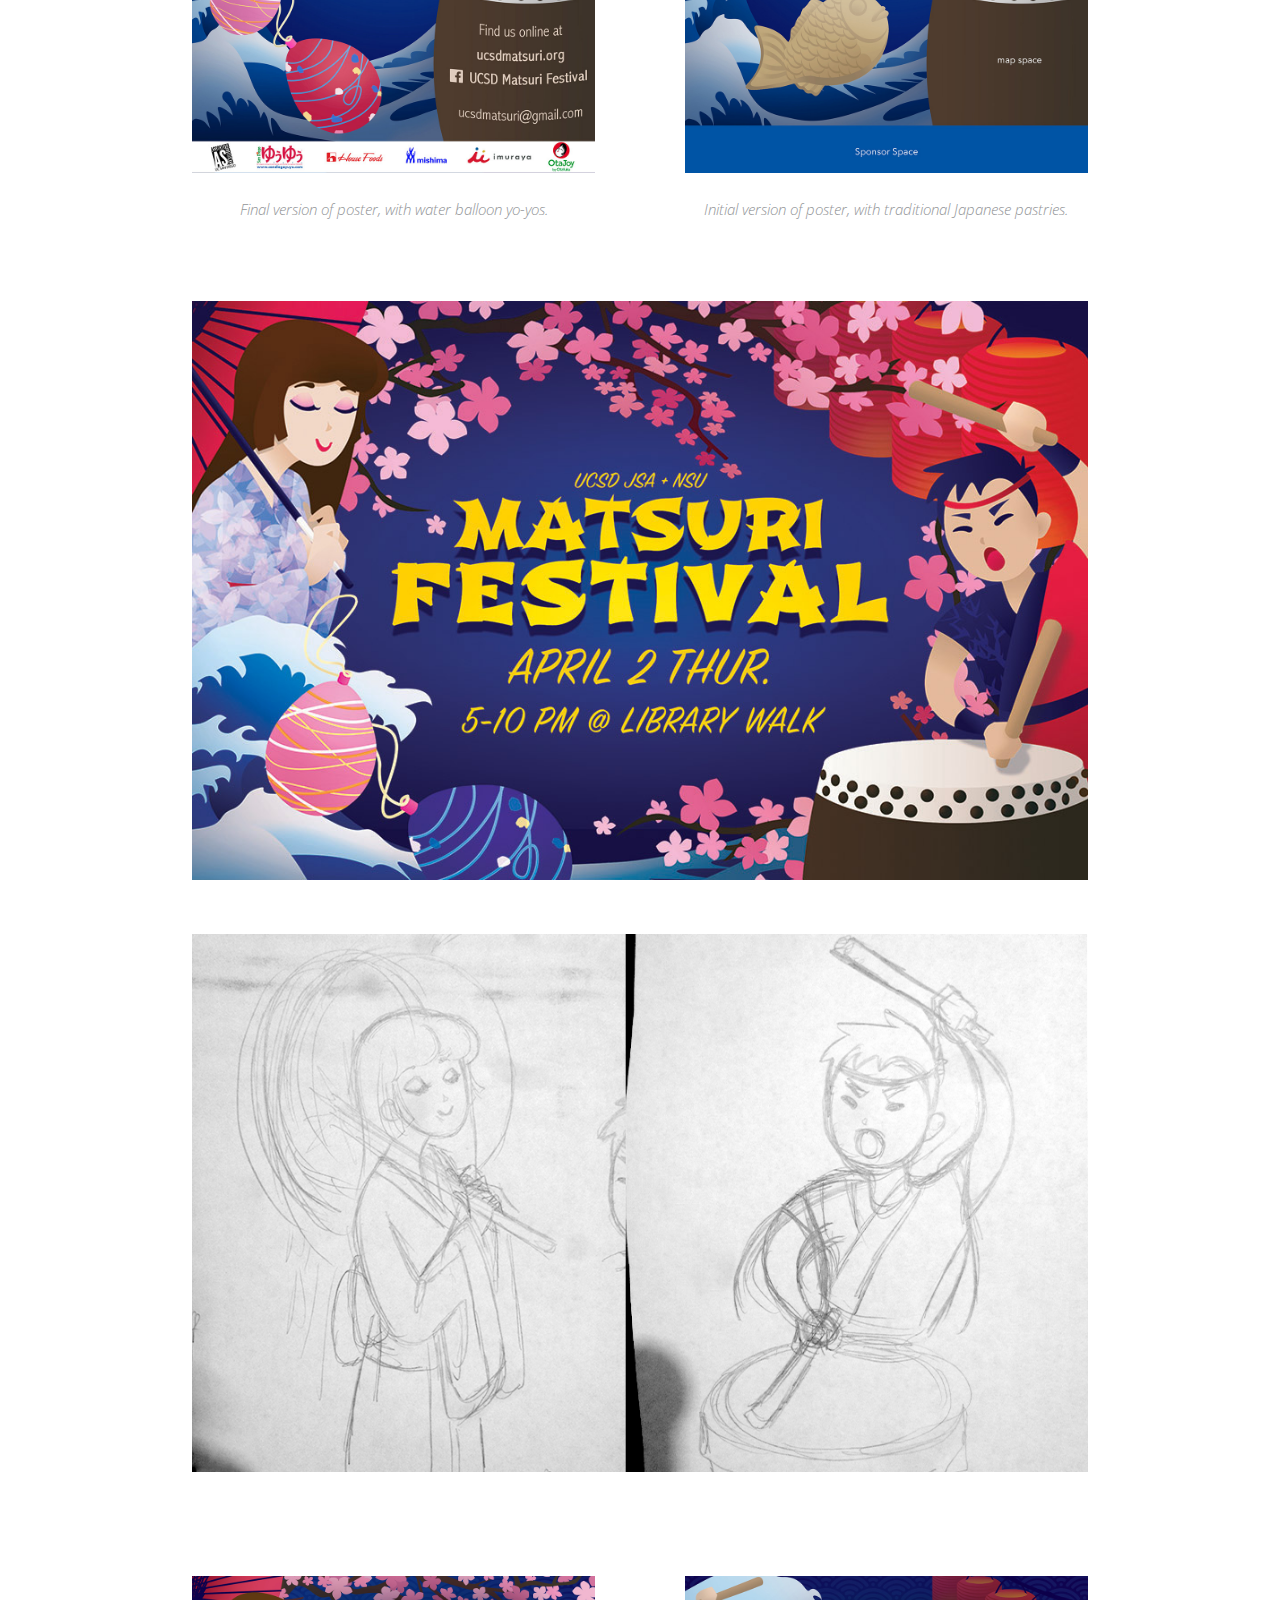
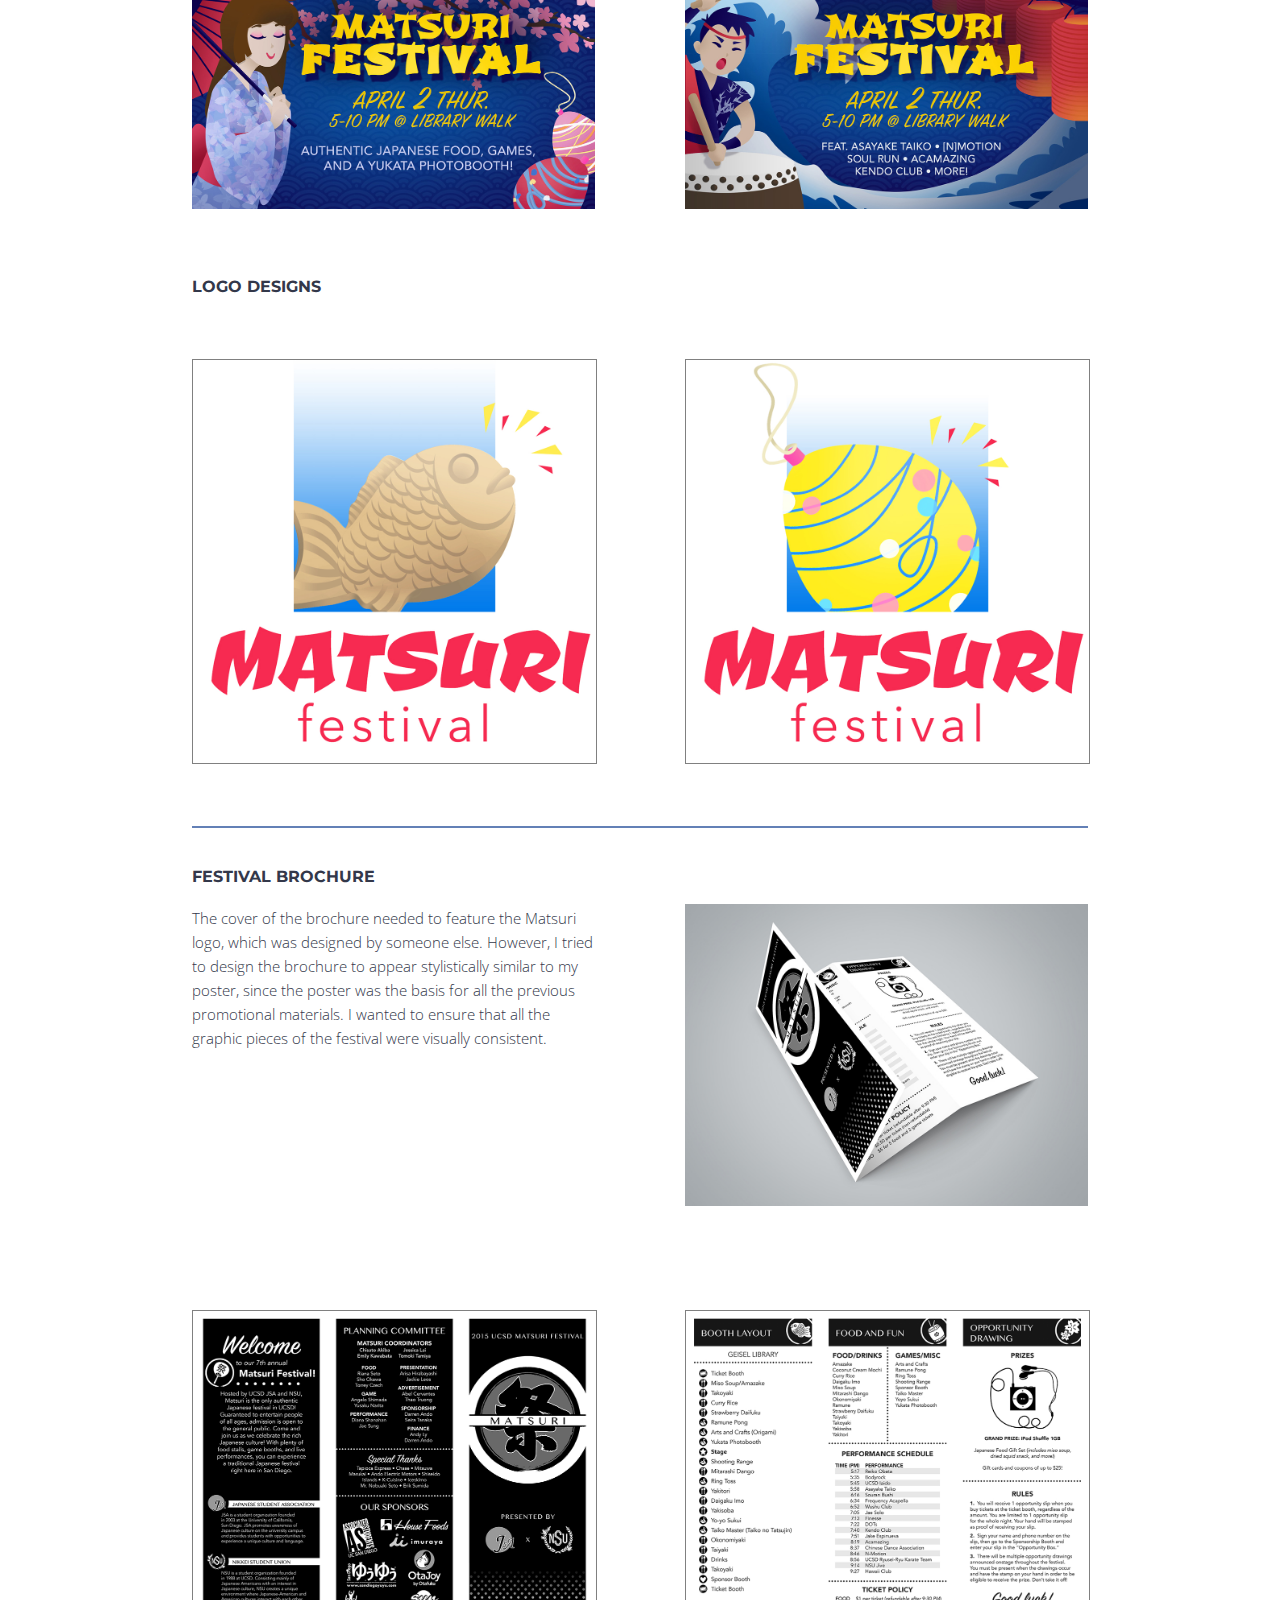
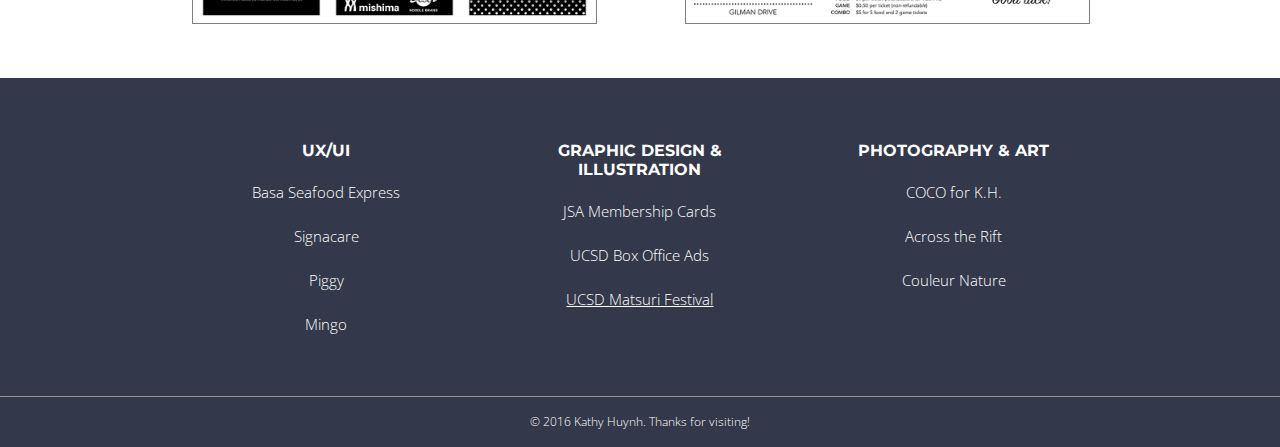
<file: project/ucsd-matsuri-festival.html>
<!DOCTYPE html>
<html lang="en-US">
<head>
  <title>Kathy Huynh Design Portfolio</title>
  <meta charset="utf-8"/>
  <meta name="viewport" content="width=device-width, initial-scale=1">
  <link rel="icon" type="image/png" href="../img/favicon.png">
  <link rel="stylesheet" type="text/css" href="../hkathy.css">
  <link href="https://fonts.googleapis.com/css?family=Open+Sans:300,300i|Lora:400i|Montserrat:400" rel="stylesheet">
</head>
<body>
  <nav>
    <a href="../index.html"><div class="nav-section" id="nav-home">
      <img src="../img/nav-icon.svg" alt="KH">
    </div></a>
    <div class="nav-section" id ="nav-work">
      <a href="../index.html">Work</a>
    </div>
    <div class="nav-section" id="nav-about-contact">
      <a href="../about-contact.html">About + Contact</a>
    </div>
  </nav>
  <div class="banner-image">
    <img src="../img/matsuri/banner.jpg" alt="UCSD Matsuri Festival banner image">
  </div>
  <div class="padding-standard">
    <div class="project-intro">
      <h3>UCSD Matsuri Festival</h3>
      <p>Art Direction, Graphic Design, Branding</p>
      <div class="type-pink"></div>
      <div class="type-pink"></div>
      <div class="type-pink"></div>
      <h4>Every year, the Japanese Student Association and Nikkei Student Union at UCSD celebrate Japanese culture through a large festival. I won the design contest for the festival poster, and designed many other promotional materials as well.</h4>
    </div>

    <h2>The Process</h2>
    <p>As usual, before I began designing, I looked at a myriad of other posters for inspiration and to understand how promotional posters are usually laid out. I drew multiple sketches, and decided on a frame of various Japanese cultural elements that would be at the festival. I organized the elements so they would lead the eye in an near-circular motion around the poster. At the center of the circle lies the information. I chose a Japanese color scheme and reserved the brightest color for the center, so the information clearly pops against the background.</p>
    <br>
    <h2>Fun Fact</h2>
    <p>The drummer's uniform  is based on the actual uniform of the UCSD Asayake Taiko team, who performed at the festival. The yukata worn by the woman is based on a yukata I wore at the festival in 2012, when I first went.</p>

    <div class="row-2">
      <div class="col-2">
        <div class="img-fit">
          <img src="../img/matsuri/poster-1.jpg">
        </div>
        <p class="caption">Final version of poster, with water balloon yo-yos.</p>
      </div>
      <div class="col-2">
        <div class="img-fit">
          <img src="../img/matsuri/poster-2.jpg">
        </div>
        <p class="caption">Initial version of poster, with traditional Japanese pastries.</p>
      </div>
    </div>

    <div class="img-fit">
      <img src="../img/matsuri/halfsize.jpg">
    </div>

    <div class="img-fit">
      <img src="../img/matsuri/sketch.jpg">
    </div>

    <div class="row-2">
      <div class="col-2">
        <div class="img-fit">
          <img src="../img/matsuri/screen-1.jpg">
        </div>
      </div>
      <div class="col-2">
        <div class="img-fit">
          <img src="../img/matsuri/screen-2.jpg">
        </div>
      </div>
    </div>

    <h2>Logo Designs</h2>
    <div class="row-2">
      <div class="col-2">
        <div class="img-fit">
          <img src="../img/matsuri/logo-2.jpg" style="border: 0.5px solid gray">
        </div>
      </div>
      <div class="col-2">
        <div class="img-fit">
          <img src="../img/matsuri/logo-3.jpg" style="border: 0.5px solid gray">
        </div>
      </div>
    </div>

    <hr>
    <br>

    <div class="row-2">
      <div class="col-2">
        <h2>Festival Brochure</h2>
        <p>The cover of the brochure needed to feature the Matsuri logo, which was designed by someone else. However, I tried to design the brochure to appear stylistically similar to my poster, since the poster was the basis for all the previous promotional materials. I wanted to ensure that all the graphic pieces of the festival were visually consistent.</p>
      </div>
      <div class="col-2">
        <div class="img-fit">
          <img src="../img/matsuri/brochure-mockup.jpg">
        </div>
      </div>
    </div>

    <div class="row-2">
      <div class="col-2">
        <div class="img-fit">
          <img src="../img/matsuri/brochure-1.jpg" style="border: 0.5px solid gray">
        </div>
      </div>
      <div class="col-2">
        <div class="img-fit">
          <img src="../img/matsuri/brochure-2.jpg" style="border: 0.5px solid gray">
        </div>
      </div>
    </div>

  </div>

  <div class="project-index">
    <div class="padding-standard">
      <div class="row-3">
        <div class="col-3">
          <h2>UX/UI</h2>
          <a href="basa-seafood-express.html"><p>Basa Seafood Express</p></a>
          <a href="signacare.html"><p>Signacare</p></a>
          <a href="piggy.html"><p>Piggy</p></a>
          <a href="mingo.html"><p>Mingo</p></a>
        </div>
        <div class="col-3">
          <h2>Graphic Design &amp; Illustration</h2>
          <a href="jsa-membership-cards.html"><p>JSA Membership Cards</p></a>
          <a href="ucsd-box-office-ads.html"><p>UCSD Box Office Ads</p></a>
          <a href="ucsd-matsuri-festival.html"><p class="current-project">UCSD Matsuri Festival</p></a>
        </div>
        <div class="col-3">
          <h2>Photography &amp; Art</h2>
          <a href="coco-for-kh.html"><p>COCO for K.H.</p></a>
          <a href="across-the-rift.html"><p>Across the Rift</p></a>
          <a href="couleur-nature.html"><p>Couleur Nature</p></a>
        </div>
      </div>
    </div>
  </div>

  <footer class="project-footer">&copy; 2016 Kathy Huynh. Thanks for visiting!</footer>
</body>

</html>
</file>
<file: hkathy.css>
body {
  margin: 0; }

p {
  color: #33384A;
  font-family: "Open Sans", sans-serif;
  font-size: 15px;
  line-height: 24px;
  margin: 20px 0px;
  font-weight: 200; }

ol, ul {
  color: #33384A;
  font-family: "Open Sans", sans-serif;
  font-size: 16px;
  line-height: 24px; }

ol li, ul li {
  margin: 20px 0px; }

nav {
  text-align: right;
  font-family: "Montserrat", sans-serif;
  font-size: 14px;
  font-weight: 400;
  text-transform: uppercase;
  height: 60px;
  line-height: 60px;
  padding: 0px 50px;
  border-bottom: 0.5px solid #939598; }
  nav a {
    color: #6380B6;
    text-decoration: none;
    transition: color .25s ease;
    -moz-transition: color .25s ease;
    -webkit-transition: color .25s ease; }
    nav a:hover {
      color: #F172A4; }

@media screen and (max-width: 767px) {
  nav {
    padding: 0px 10px; } }
.nav-section {
  display: inline-block; }

#nav-home {
  float: left; }
  #nav-home img {
    vertical-align: middle;
    height: 30px; }

#nav-work {
  margin-right: 50px; }

@media screen and (max-width: 767px) {
  #nav-work {
    margin-right: 30px; } }
.hero {
  text-align: center;
  color: #33384A;
  padding-top: 50px;
  padding-bottom: 30px;
  border-bottom: 0.5px solid #939598; }
  .hero h1 {
    text-transform: uppercase;
    font-family: "Montserrat", sans-serif;
    font-weight: 700;
    font-size: 7vw;
    margin: 0; }
  .hero h2 {
    font-family: "Playfair Display", serif;
    font-style: italic;
    font-size: 4vw;
    color: white;
    opacity: 0.9;
    text-transform: none; }
  .hero#index {
    color: white;
    background-image: url("img/cloudy-header.jpg");
    height: 90vh; }
    .hero#index nav {
      height: 60px;
      margin-top: -50px; }
      .hero#index nav a {
        color: white; }
        .hero#index nav a:hover {
          opacity: 0.5;
          transition: opacity .5s ease; }
    .hero#index .hero-content {
      position: relative;
      top: 45%;
      transform: translateY(-50%); }

@media screen and (max-width: 992px) {
  .hero h1 {
    font-size: 15vw; } }
@media screen and (max-width: 767px) {
  .hero h2 {
    font-size: 28px; } }
#work {
  text-align: center;
  padding-top: 20px; }

@media screen and (min-width: 1352px) {
  #work {
    padding-left: 10vw;
    padding-right: 10vw; } }
.project-card {
  display: inline-block;
  margin: 20px;
  width: 295px;
  height: 477px;
  text-align: left;
  overflow: hidden; }
  .project-card .project-image {
    width: 100%;
    height: 77.98%;
    background-size: cover; }
    .project-card .project-image#img-basa {
      background: url(img/thumbnail/basa.jpg); }
    .project-card .project-image#img-signacare {
      background: url(img/thumbnail/signacare.jpg); }
    .project-card .project-image#img-ucsdbox {
      background: url(img/thumbnail/boxoffice.jpg); }
    .project-card .project-image#img-piggy {
      background: url(img/thumbnail/piggy.jpg); }
    .project-card .project-image#img-mingo {
      background: url(img/thumbnail/mingo.jpg); }
    .project-card .project-image#img-jsacard {
      background: url(img/thumbnail/jsacard.jpg); }
    .project-card .project-image#img-matsuri {
      background: url(img/thumbnail/matsuri.jpg); }
    .project-card .project-image#img-cn {
      background: url(img/thumbnail/couleurnature.jpg); }
    .project-card .project-image#img-rift {
      background: url(img/thumbnail/rift.jpg); }
    .project-card .project-image#img-coco {
      background: url(img/thumbnail/cocokh.jpg); }
    .project-card .project-image .overlay {
      background: rgba(5, 10, 30, 0.8);
      opacity: 0;
      transition: opacity .5s ease;
      -moz-transition: opacity .5s ease;
      -webkit-transition: opacity .5s ease;
      height: 100%;
      width: 100%;
      overflow: hidden; }
      .project-card .project-image .overlay .description {
        color: white;
        font-size: 18px;
        margin: 16px 20px;
        line-height: 30px; }
    .project-card .project-image:hover .overlay {
      opacity: 1; }
  .project-card .divider-blue {
    width: 70px;
    height: 3px;
    background-color: #00C3E7;
    margin: 15px 0px; }
  .project-card .divider-pink {
    width: 70px;
    height: 3px;
    background-color: #F172A4;
    margin: 15px 0px; }
  .project-card .divider-purple {
    width: 70px;
    height: 3px;
    background-color: #8781bd;
    margin: 15px 0px; }
  .project-card h5 {
    text-transform: uppercase;
    font-family: "Montserrat", sans-serif;
    font-size: 20px;
    font-weight: 400;
    color: #33384A;
    line-height: 24px;
    margin-top: -5px; }
  .project-card p {
    font-family: "Lora", serif;
    font-weight: 400;
    font-style: italic;
    font-size: 14px;
    color: #939598;
    line-height: 24px;
    margin-top: -30px; }

@media screen and (max-width: 767px) {
  .project-card {
    margin: 20px 0px; } }
footer {
  height: 50px;
  font-family: "Open Sans", sans-serif;
  font-size: 12px;
  font-weight: 200;
  color: #939598;
  border-top: 0.5px #939598 solid;
  line-height: 50px;
  text-align: center; }

.hero#about {
  background-image: url("img/cloudy-header.jpg");
  background-size: cover;
  background-repeat: no-repeat;
  background-position: center;
  background-attachment: fixed;
  color: white;
  border: 0.1px solid #6380B6;
  padding-bottom: 60px; }

@media screen and (max-width: 600px) {
  .hero#about h1 {
    font-size: 48px; } }
.bio {
  display: flex;
  /* equal height of the children */
  background: #33384A; }
  .bio .col {
    flex: 1;
    /* additionally, equal width */
    padding: 50px; }
    .bio .col p {
      color: white; }
      .bio .col p.bio-highlight {
        font-family: "Lora", serif;
        font-weight: 400;
        font-style: italic;
        font-size: 24px;
        line-height: 36px; }
  .bio #profile-pic {
    background-image: url("img/profile-picture.jpg");
    background-size: cover;
    background-position: right; }

@media screen and (max-width: 767px) {
  .bio .col {
    padding: 10px; } }
@media screen and (min-width: 767px) {
  .bio .col {
    min-height: 450px; } }
@media screen and (max-width: 767px) {
  .bio #profile-pic {
    display: none; } }
.contact {
  text-align: center; }
  .contact h2 {
    font-family: "Montserrat", sans-serif;
    font-size: 60px;
    color: #00C3E7;
    text-transform: uppercase; }
  .contact h3 {
    font-family: "Lora", serif;
    font-style: italic;
    font-weight: 400;
    font-size: 40px;
    color: #33384A;
    margin-top: -20px;
    margin-bottom: 50px; }
  .contact button.btn-contact {
    font-family: "Montserrat", sans-serif;
    font-weight: 400;
    font-size: 18px;
    line-height: 46px;
    width: 150px;
    height: 50px;
    background: none;
    border: 1px #F172A4 solid;
    border-radius: 50px;
    text-transform: uppercase;
    margin: 0px 20px 20px 20px;
    color: #6380B6;
    transition: color .25s ease;
    -moz-transition: color .25s ease;
    -webkit-transition: color .25s ease; }
    .contact button.btn-contact:hover {
      color: #F172A4; }
    .contact button.btn-contact:focus {
      outline: 0; }

@media screen and (max-width: 767px) {
  .contact h2 {
    font-size: 48px; } }
@media screen and (max-width: 767px) {
  .contact h3 {
    font-size: 30px; } }
.no-border {
  border: none; }

.banner-image {
  width: 100%; }
  .banner-image img {
    width: 100%;
    height: auto; }

.padding-standard {
  padding-left: 15vw;
  padding-right: 15vw; }

@media screen and (max-width: 767px) {
  .padding-standard {
    padding-left: 10px;
    padding-right: 10px; } }
.project-intro {
  color: #33384A;
  text-align: center; }
  .project-intro h3 {
    font-family: "Montserrat", sans-serif;
    font-size: 48px;
    text-transform: uppercase;
    margin-top: 40px; }
  .project-intro h4 {
    font-family: "Lora", serif;
    font-style: italic;
    font-size: 24px;
    line-height: 36px;
    margin-top: 0px;
    margin-bottom: 80px;
    font-weight: 400; }
  .project-intro p {
    margin-top: -30px; }
  .project-intro .type-blue {
    width: 15px;
    height: 15px;
    border-radius: 15px;
    background-color: #00C3E7;
    display: inline-block;
    margin: 10px 10px 15px 10px; }
  .project-intro .type-pink {
    width: 15px;
    height: 15px;
    border-radius: 15px;
    background-color: #F172A4;
    display: inline-block;
    margin: 10px 10px 15px 10px; }
  .project-intro .type-purple {
    width: 15px;
    height: 15px;
    border-radius: 15px;
    background-color: #8781bd;
    display: inline-block;
    margin: 10px 10px 15px 10px; }

@media screen and (max-width: 767px) {
  .project-intro h3 {
    font-size: 40px; } }
@media screen and (max-width: 767px) {
  .project-intro h4 {
    font-size: 18px; } }
h2 {
  font-family: "Montserrat", sans-serif;
  font-size: 16px;
  color: #33384A;
  text-transform: uppercase; }

.img-fit {
  margin-top: 50px;
  margin-bottom: 50px;
  text-align: center; }
  .img-fit img {
    width: 100%;
    height: auto; }

.row-equal {
  display: flex;
  /* equal height of the children */ }

.col {
  flex: 1;
  /* additionally, equal width */ }

.caption {
  font-style: italic;
  text-align: center;
  color: #939598;
  margin-bottom: 30px;
  margin-top: -30px; }

.row-3 {
  text-align: center; }
  .row-3 .col-3 {
    text-align: left;
    vertical-align: top; }

@media screen and (min-width: 992px) {
  .row-3 {
    display: flex;
    justify-content: space-between; } }
@media screen and (min-width: 992px) {
  .row-3 .col-3 {
    width: 30%; } }
.row-4 {
  text-align: center; }
  .row-4 .col-4 {
    text-align: left;
    vertical-align: top; }

@media screen and (min-width: 992px) {
  .row-4 {
    display: flex;
    justify-content: space-between; } }
@media screen and (min-width: 992px) {
  .row-4 .col-4 {
    width: 22%; } }
.row-2-1 {
  text-align: center; }
  .row-2-1 .col-2-1, .row-2-1 .col-1-1 {
    text-align: left;
    vertical-align: top; }

@media screen and (min-width: 992px) {
  .row-2-1 {
    display: flex;
    justify-content: space-between; } }
@media screen and (min-width: 992px) {
  .row-2-1 .col-2-1 {
    width: 60%; } }
@media screen and (min-width: 992px) {
  .row-2-1 .col-1-1 {
    width: 30%; } }
.row-2 {
  text-align: center; }
  .row-2 .col-2 {
    text-align: left;
    vertical-align: top; }

@media screen and (min-width: 992px) {
  .row-2 {
    display: flex;
    justify-content: space-between; } }
@media screen and (min-width: 992px) {
  .row-2 .col-2 {
    width: 45%; } }
@media screen and (max-width: 991px) {
  .row-2 .col-2 .btn-margin {
    margin-top: 20px; } }
.highlight {
  background: #EEE;
  padding-top: 30px;
  padding-bottom: 30px; }

.highlight-link {
  background: #00C3E7;
  text-align: center;
  padding: 100px 0px; }
  .highlight-link button {
    background: white;
    color: #00C3E7;
    font-family: "Montserrat", sans-serif;
    font-size: 18px;
    height: 50px;
    border: none;
    padding: 0px 30px;
    border-radius: 50px;
    text-transform: uppercase;
    transition: background .25s ease;
    -moz-transition: background .25s ease;
    -webkit-transition: background .25s ease; }
    .highlight-link button:hover {
      background: #33384A; }

.highlight-scenario {
  border-radius: 20px;
  padding: 20px 30px;
  background-color: #EEE; }

.project-index {
  background-color: #33384A;
  padding-top: 50px;
  padding-bottom: 40px; }
  .project-index .row-3 .col-3 {
    text-align: center; }
    .project-index .row-3 .col-3 h2 {
      color: white; }
    .project-index .row-3 .col-3 p {
      color: white; }
      .project-index .row-3 .col-3 p.current-project {
        text-decoration: underline; }
      .project-index .row-3 .col-3 p:hover {
        font-weight: 600; }

.project-footer {
  background-color: #33384A;
  top-border: white;
  color: white; }

hr {
  border: 0.5px #6380B6 solid; }

.shadow {
  box-shadow: -2px 3px 5px #ddd; }

a {
  text-decoration: none; }

p.quote {
  font-family: "Lora", serif;
  font-weight: 400;
  font-style: italic;
  font-size: 24px;
  line-height: 30px;
  color: #00C3E7;
  text-align: center; }

@media screen and (max-width: 320px) {
  iframe {
    width: 300px;
    height: 169px; } }
@media screen and (min-width: 321px) {
  iframe {
    width: 853px;
    height: 480px; } }

.arrow {
  opacity: 0.75;
  left: 50%;
  position: absolute;
  bottom: 10vh;
  margin-left: -20px;
  width: 40px;
  height: 40px;
  background-image: url([data-uri]);
  background-size: contain; }

/* Animate.css */
.animated {
  -webkit-animation-duration: 2s;
  animation-duration: 2s;
  -webkit-animation-fill-mode: both;
  animation-fill-mode: both; }

.animated.infinite {
  -webkit-animation-iteration-count: infinite;
  animation-iteration-count: infinite; }

@-webkit-keyframes bounce {
  70% {
    -webkit-animation-timing-function: cubic-bezier(0.755, 0.05, 0.855, 0.06);
    animation-timing-function: cubic-bezier(0.755, 0.05, 0.855, 0.06);
    -webkit-transform: translate3d(0, -15px, 0);
    transform: translate3d(0, -15px, 0); }
  90% {
    -webkit-transform: translate3d(0, -4px, 0);
    transform: translate3d(0, -4px, 0); } }
.bounce {
  -webkit-animation-name: bounce;
  animation-name: bounce;
  -webkit-transform-origin: center bottom;
  transform-origin: center bottom; }

@-webkit-keyframes flash {
  from, 50%, to {
    opacity: 1; }
  25%, 75% {
    opacity: 0; } }
@keyframes flash {
  from, 50%, to {
    opacity: 1; }
  25%, 75% {
    opacity: 0; } }

/*# sourceMappingURL=hkathy.css.map */
</file>
